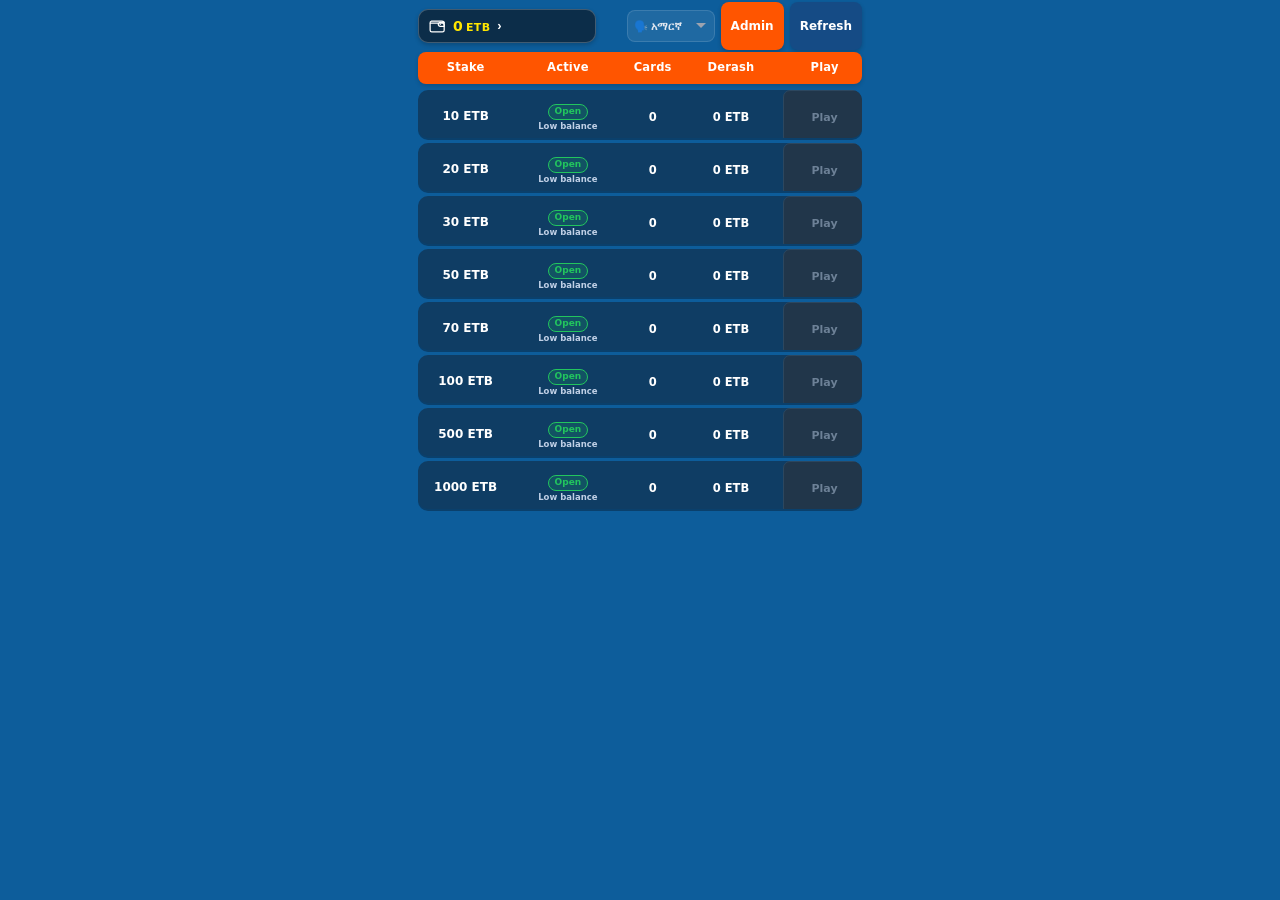
<file: index.html>
<!DOCTYPE html>
<html lang="en">
  <head>
    <meta charset="UTF-8" />
    <meta name="viewport" content="width=device-width, initial-scale=1.0, viewport-fit=cover" />
    <meta name="theme-color" content="#0a68ad" />
    <link rel="stylesheet" href="style.css" />
    <script src="https://telegram.org/js/telegram-web-app.js"></script>
    <script src="players-data.js"></script>
  </head>
  <body class="is-lobby-active">
    <div class="lb-root">
      <div class="lb-frame">
        <main class="lb-main">
          <!-- LOBBY: stake rooms -->
          <section class="lb-view lb-lobby is-on" id="view-lobby">
            <div class="lb-lobby-toolbar">
              <button
                type="button"
                class="lb-balance-card"
                id="balance-trigger"
                aria-haspopup="dialog"
                aria-controls="wallet-panel"
              >
                <span class="lb-wallet-icon" aria-hidden="true">
                  <svg viewBox="0 0 32 28" role="img">
                    <path d="M4 5.5h19a4 4 0 0 1 4 4v12a3 3 0 0 1-3 3H5a3 3 0 0 1-3-3v-13a3 3 0 0 1 2-3Z" />
                    <path d="M2.5 9h21a3.5 3.5 0 0 1 3.5 3.5v2h-7a3.5 3.5 0 0 1 0-7h7" />
                    <circle cx="20" cy="11" r="1.25" />
                  </svg>
                </span>
                <span class="lb-balance-value">
                  <span id="balance">5</span>
                  <span class="lb-currency">ETB</span>
                </span>
                <span class="lb-balance-arrow" aria-hidden="true">›</span>
              </button>
              <div class="lb-lobby-actions">
                <select class="lb-voice-select lb-lobby-voice-select" id="lobby-voice-select" aria-label="Select voice language">
                  <option value="amharic">🗣️ አማርኛ</option>
                  <option value="oromgna">🗣️ Oromoo</option>
                  <option value="tigregna">🗣️ ትግርኛ</option>
                </select>
                <a class="lb-admin-link" id="admin-link" href="admin.html" aria-label="Open admin console" hidden style="display: none;">Admin</a>
                <button type="button" class="lb-refresh" id="refresh-rooms">Refresh</button>
              </div>
            </div>

            <section class="lb-room-list" aria-labelledby="rooms-heading">
              <h1 id="rooms-heading" class="lb-sr-only">Lucky Bingo game rooms</h1>
              <div class="lb-room-head" aria-hidden="true">
                <span>Stake</span>
                <span>Active</span>
                <span>Cards</span>
                <span>Derash</span>
                <span>Play</span>
              </div>
              <div class="lb-rooms" id="rooms"></div>
            </section>

            <footer class="lb-footer">© Lucky Bingo 2025</footer>
          </section>

          <!-- PICK CARDS -->
          <section class="lb-view lb-pick-view lb-selection-view" id="view-pick">
            <header class="lb-selection-stats" aria-label="Round details">
              <div class="lb-selection-stat">
                <span>TIME</span>
                <strong id="pick-time">60s</strong>
              </div>
              <div class="lb-selection-stat">
                <span>STAKE</span>
                <strong id="pick-stake">10 ETB</strong>
              </div>
              <div class="lb-selection-stat">
                <span>BALANCE</span>
                <strong id="pick-balance">0.00 ETB</strong>
              </div>
            </header>

            <div class="lb-selection-divider" aria-hidden="true"></div>

            <div class="lb-selection-heading">
              <h1>AVAILABLE (<span id="pick-available">—</span>)</h1>
              <span>Tap to select</span>
            </div>

            <div class="lb-card-picker lb-selection-picker" aria-label="Available bingo cards">
              <div class="lb-card-grid lb-selection-card-grid" id="card-grid"></div>
            </div>

            <section class="lb-selected-cards" aria-label="Selected bingo cards">
              <div class="lb-cartela-preview lb-selection-slots" id="cartela-preview"></div>
            </section>

            <nav class="lb-game-nav lb-selection-nav" aria-label="Player navigation">
              <button type="button" class="is-active" data-mobile-nav="game" aria-current="page">
                <span class="lb-nav-icon lb-nav-game" aria-hidden="true">
                  <svg viewBox="0 0 24 24" width="18" height="18" fill="none" stroke="currentColor" stroke-width="2" stroke-linecap="round" stroke-linejoin="round">
                    <rect x="3" y="3" width="7" height="7" rx="1.5"></rect>
                    <rect x="14" y="3" width="7" height="7" rx="1.5"></rect>
                    <rect x="3" y="14" width="7" height="7" rx="1.5"></rect>
                    <rect x="14" y="14" width="7" height="7" rx="1.5"></rect>
                  </svg>
                </span>
                <b>GAME</b>
              </button>
              <button type="button" data-mobile-nav="history">
                <span class="lb-nav-icon lb-nav-history" aria-hidden="true">
                  <svg viewBox="0 0 24 24" width="18" height="18" fill="none" stroke="currentColor" stroke-width="2" stroke-linecap="round" stroke-linejoin="round">
                    <circle cx="12" cy="12" r="9"></circle>
                    <polyline points="12 7 12 12 15 15"></polyline>
                  </svg>
                </span>
                <b>HISTORY</b>
              </button>
              <button type="button" data-mobile-nav="profile">
                <span class="lb-nav-icon lb-nav-profile" aria-hidden="true">
                  <svg viewBox="0 0 24 24" width="18" height="18" fill="none" stroke="currentColor" stroke-width="2" stroke-linecap="round" stroke-linejoin="round">
                    <circle cx="12" cy="8" r="4"></circle>
                    <path d="M5.5 20a6.5 6.5 0 0 1 13 0"></path>
                  </svg>
                </span>
                <b>PROFILE</b>
              </button>
              <button type="button" data-mobile-nav="deposit">
                <span class="lb-nav-icon lb-nav-deposit" aria-hidden="true">
                  <svg viewBox="0 0 24 24" width="18" height="18" fill="none" stroke="currentColor" stroke-width="2" stroke-linecap="round" stroke-linejoin="round">
                    <rect x="4" y="4" width="16" height="16" rx="3"></rect>
                    <polyline points="8 12 12 16 16 12"></polyline>
                    <line x1="12" y1="8" x2="12" y2="16"></line>
                  </svg>
                </span>
                <b>DEPOSIT</b>
              </button>
              <button type="button" data-mobile-nav="settings">
                <span class="lb-nav-icon lb-nav-settings" aria-hidden="true">
                  <svg viewBox="0 0 24 24" width="18" height="18" fill="none" stroke="currentColor" stroke-width="2" stroke-linecap="round" stroke-linejoin="round">
                    <circle cx="12" cy="12" r="3.5"></circle>
                    <line x1="12" y1="2" x2="12" y2="5"></line>
                    <line x1="12" y1="19" x2="12" y2="22"></line>
                    <line x1="2" y1="12" x2="5" y2="12"></line>
                    <line x1="19" y1="12" x2="22" y2="12"></line>
                    <line x1="4.93" y1="4.93" x2="7.05" y2="7.05"></line>
                    <line x1="16.95" y1="16.95" x2="19.07" y2="19.07"></line>
                    <line x1="4.93" y1="19.07" x2="7.05" y2="16.95"></line>
                    <line x1="16.95" y1="7.05" x2="19.07" y2="4.93"></line>
                  </svg>
                </span>
                <b>SETTINGS</b>
              </button>
            </nav>

            <!-- Kept available to the existing round controller; the mobile card UI starts automatically at countdown end. -->
            <div class="lb-selection-legacy-controls" aria-hidden="true">
              <span id="pick-entry">10 ETB</span>
              <span id="pick-players">—</span>
              <span id="pick-room-title">10 birr Game Lobby</span>
              <span id="pick-count">0</span><span id="pick-limit">2</span>
              <span id="pick-banner-secs">00:00</span><span id="pick-secs">01:00</span>
              <span id="pick-pool">0</span><span id="pick-cost">10</span>
              <div id="pick-helper"></div>
              <div id="pick-winning-cards"></div>
              <div id="cartela-empty"></div>
              <div id="pick-timer"></div>
              <button type="button" id="random-one"></button>
              <button type="button" id="random-two"></button>
              <button type="button" id="start-game" disabled></button>
            </div>
          </section>
<!-- LIVE GAME -->
<section class="lb-view lb-game-view" id="view-game">
  <header class="lb-game-summary" aria-label="Current round summary">
    <div><span>DERASH</span><strong id="game-derash">0 ETB</strong></div>
    <div><span>CARDS</span><strong id="game-players">0</strong></div>
    <div><span>STAKE</span><strong id="game-stake">0 ETB</strong></div>
    <div><span>CALLED</span><strong><b id="call-count">0</b>/75</strong></div>
    <div><span>ROUND</span><strong id="game-round">—</strong></div>
  </header>

  <div class="lb-game-layout">
    <section class="lb-number-board" aria-label="Bingo number board">
      <div class="lb-number-board-head" aria-hidden="true">
        <span>B</span><span>I</span><span>N</span><span>G</span><span>O</span>
      </div>
      <div class="lb-board" id="board"></div>
    </section>

    <section class="lb-game-main" aria-label="Live game controls">
      <div class="lb-game-toolbar">
        <span class="lb-live-pill" id="game-live-status" role="status" aria-live="polite" aria-label="Live game"><i aria-hidden="true"></i><span id="game-live-label">LIVE</span></span>
        <button type="button" class="lb-voice-toggle is-active" id="voice-toggle" aria-label="Toggle voice announcement" title="Voice on/off">
          <svg class="lb-voice-icon-on" viewBox="0 0 24 24" fill="none" stroke="currentColor" stroke-width="2.2" stroke-linecap="round" stroke-linejoin="round" aria-hidden="true">
            <polygon points="11 5 6 9 2 9 2 15 6 15 11 19 11 5"></polygon>
            <path d="M15.54 8.46a5 5 0 0 1 0 7.07"></path>
            <path d="M19.07 4.93a10 10 0 0 1 0 14.14"></path>
          </svg>
          <svg class="lb-voice-icon-off" viewBox="0 0 24 24" fill="none" stroke="currentColor" stroke-width="2.2" stroke-linecap="round" stroke-linejoin="round" aria-hidden="true">
            <polygon points="11 5 6 9 2 9 2 15 6 15 11 19 11 5"></polygon>
            <line x1="23" y1="9" x2="17" y2="15"></line>
            <line x1="17" y1="9" x2="23" y2="15"></line>
          </svg>
        </button>
        <select class="lb-voice-select" id="game-voice-select" aria-label="Select caller voice">
          <option value="amharic">አማርኛ</option>
          <option value="oromgna">Oromoo</option>
          <option value="tigregna">ትግርኛ</option>
        </select>
        <label class="lb-auto-toggle"><input type="checkbox" id="auto-mark-toggle" checked /><span aria-hidden="true"></span><b>AUTO</b></label>
      </div>

      <div class="lb-call-panel">
        <span class="lb-call-letter" id="call-letter">—</span>
        <div class="lb-call-ball" id="call-ball">—</div>
        <div class="lb-recent-calls" id="recent-calls" aria-label="Recent calls"></div>
      </div>

      <div class="lb-mine-wrap" id="mine-wrap">
        <div class="lb-mine" id="mine-cards"></div>
      </div>
      <div class="lb-status" id="game-status" style="display:none">Waiting for first call…</div>
      <div class="lb-round-result" id="round-result" role="status" aria-live="assertive" hidden></div>
    </section>
  </div>

  <div class="lb-game-bottom-bar" id="game-bottom-bar">
    <button type="button" class="lb-btn-leave" id="leave-game" aria-label="Leave game">
      <svg viewBox="0 0 24 24" width="16" height="16" fill="none" stroke="currentColor" stroke-width="2.6" stroke-linecap="round" stroke-linejoin="round" aria-hidden="true">
        <line x1="19" y1="12" x2="5" y2="12"></line>
        <polyline points="12 19 5 12 12 5"></polyline>
      </svg>
      <span>Leave</span>
    </button>
    <button type="button" class="lb-btn-refresh" id="refresh-game" aria-label="Refresh game">
      <svg viewBox="0 0 24 24" width="16" height="16" fill="none" stroke="currentColor" stroke-width="2.6" stroke-linecap="round" stroke-linejoin="round" aria-hidden="true">
        <polyline points="23 4 23 10 17 10"></polyline>
        <path d="M20.49 15a9 9 0 1 1-2.12-9.36L23 10"></path>
      </svg>
      <span>Refresh</span>
    </button>
    <button type="button" class="lb-btn-bingo" id="bingo-btn" aria-label="Claim Bingo">
      <span>Bingo!</span>
    </button>
  </div>

  <nav class="lb-game-nav" aria-label="Game navigation">
    <button type="button" class="is-active" data-mobile-nav="game" aria-current="page">
      <span class="lb-nav-icon lb-nav-game" aria-hidden="true">
        <svg viewBox="0 0 24 24" width="18" height="18" fill="none" stroke="currentColor" stroke-width="2" stroke-linecap="round" stroke-linejoin="round">
          <rect x="3" y="3" width="7" height="7" rx="1.5"></rect>
          <rect x="14" y="3" width="7" height="7" rx="1.5"></rect>
          <rect x="3" y="14" width="7" height="7" rx="1.5"></rect>
          <rect x="14" y="14" width="7" height="7" rx="1.5"></rect>
        </svg>
      </span>
      <b>GAME</b>
    </button>
    <button type="button" data-mobile-nav="history">
      <span class="lb-nav-icon lb-nav-history" aria-hidden="true">
        <svg viewBox="0 0 24 24" width="18" height="18" fill="none" stroke="currentColor" stroke-width="2" stroke-linecap="round" stroke-linejoin="round">
          <circle cx="12" cy="12" r="9"></circle>
          <polyline points="12 7 12 12 15 15"></polyline>
        </svg>
      </span>
      <b>HISTORY</b>
    </button>
    <button type="button" data-mobile-nav="profile">
      <span class="lb-nav-icon lb-nav-profile" aria-hidden="true">
        <svg viewBox="0 0 24 24" width="18" height="18" fill="none" stroke="currentColor" stroke-width="2" stroke-linecap="round" stroke-linejoin="round">
          <circle cx="12" cy="8" r="4"></circle>
          <path d="M5.5 20a6.5 6.5 0 0 1 13 0"></path>
        </svg>
      </span>
      <b>PROFILE</b>
    </button>
    <button type="button" data-mobile-nav="deposit">
      <span class="lb-nav-icon lb-nav-deposit" aria-hidden="true">
        <svg viewBox="0 0 24 24" width="18" height="18" fill="none" stroke="currentColor" stroke-width="2" stroke-linecap="round" stroke-linejoin="round">
          <rect x="4" y="4" width="16" height="16" rx="3"></rect>
          <polyline points="8 12 12 16 16 12"></polyline>
          <line x1="12" y1="8" x2="12" y2="16"></line>
        </svg>
      </span>
      <b>DEPOSIT</b>
    </button>
    <button type="button" data-mobile-nav="settings">
      <span class="lb-nav-icon lb-nav-settings" aria-hidden="true">
        <svg viewBox="0 0 24 24" width="18" height="18" fill="none" stroke="currentColor" stroke-width="2" stroke-linecap="round" stroke-linejoin="round">
          <circle cx="12" cy="12" r="3.5"></circle>
          <line x1="12" y1="2" x2="12" y2="5"></line>
          <line x1="12" y1="19" x2="12" y2="22"></line>
          <line x1="2" y1="12" x2="5" y2="12"></line>
          <line x1="19" y1="12" x2="22" y2="12"></line>
          <line x1="4.93" y1="4.93" x2="7.05" y2="7.05"></line>
          <line x1="16.95" y1="16.95" x2="19.07" y2="19.07"></line>
          <line x1="4.93" y1="19.07" x2="7.05" y2="16.95"></line>
          <line x1="16.95" y1="7.05" x2="19.07" y2="4.93"></line>
        </svg>
      </span>
      <b>SETTINGS</b>
    </button>
  </nav>
</section>
        </main>

        <div class="lb-mobile-panel" id="mobile-panel" hidden>
          <section class="lb-mobile-panel-surface" role="dialog" aria-modal="true" aria-labelledby="mobile-panel-title">
            <header class="lb-mobile-panel-head">
              <div>
                <span class="lb-mobile-panel-kicker">LUCKY BINGO</span>
                <h2 id="mobile-panel-title">Player</h2>
              </div>
              <button type="button" class="lb-panel-close" id="close-mobile-panel" aria-label="Close panel">×</button>
            </header>
            <div class="lb-mobile-panel-content" id="mobile-panel-content"></div>
          </section>
        </div>

        <div
          class="lb-winner-overlay"
          id="winner-overlay"
          role="dialog"
          aria-modal="true"
          aria-labelledby="winner-overlay-title"
          aria-describedby="winner-overlay-message"
          hidden
        >
          <div class="lb-winner-confetti" id="winner-confetti" aria-hidden="true"></div>
          <div class="lb-winner-dialog">
            <div class="lb-winner-trophy" aria-hidden="true">
              <svg viewBox="0 0 100 95" width="86" height="82" fill="none" xmlns="http://www.w3.org/2000/svg">
                <!-- Handles -->
                <path d="M26 23 C12 23 10 39 18 51 C24 59 33 59 35 55" stroke="#f59e0b" stroke-width="5.5" stroke-linecap="round" fill="none"/>
                <path d="M26 23 C14 23 12 38 19 49 C24 56 32 56 34 53" stroke="#fde047" stroke-width="2.2" stroke-linecap="round" fill="none"/>
                <path d="M74 23 C88 23 90 39 82 51 C76 59 67 59 65 55" stroke="#f59e0b" stroke-width="5.5" stroke-linecap="round" fill="none"/>
                <path d="M74 23 C86 23 88 38 81 49 C76 56 68 56 66 53" stroke="#fde047" stroke-width="2.2" stroke-linecap="round" fill="none"/>
                <!-- Cup body -->
                <path d="M25 15 H75 C75 15 73 53 50 57 C27 53 25 15 25 15 Z" fill="url(#lb-trophy-gold)"/>
                <!-- Inner highlight sheen -->
                <path d="M28 19 C28 19 30 49 48 54 C33 49 32 23 32 19 Z" fill="#ffffff" opacity="0.45"/>
                <!-- Rim -->
                <rect x="22" y="12" width="56" height="7" rx="3.5" fill="#fde047"/>
                <!-- Stem -->
                <rect x="46" y="56" width="8" height="15" fill="#d97706"/>
                <!-- Stem collar -->
                <ellipse cx="50" cy="71" rx="14" ry="4" fill="#fbbf24"/>
                <!-- Pedestal -->
                <path d="M34 72 H66 L69 88 H31 Z" fill="#78350f"/>
                <rect x="28" y="86" width="44" height="6" rx="2" fill="#451a03"/>
                <defs>
                  <linearGradient id="lb-trophy-gold" x1="25" y1="15" x2="75" y2="57" gradientUnits="userSpaceOnUse">
                    <stop offset="0%" stop-color="#fef08a"/>
                    <stop offset="25%" stop-color="#fde047"/>
                    <stop offset="60%" stop-color="#f59e0b"/>
                    <stop offset="100%" stop-color="#d97706"/>
                  </linearGradient>
                </defs>
              </svg>
            </div>
            <h2 class="lb-winner-title" id="winner-overlay-title">BINGO WINNER!</h2>
            <div class="lb-winner-prize-wrap">
              <div class="lb-winner-prize-label">TOTAL PRIZE</div>
              <div class="lb-winner-prize-amount">
                <span id="winner-prize-value">3800.00</span>
                <span class="lb-winner-prize-currency">ETB</span>
              </div>
            </div>
            <div class="lb-winner-pill" id="winner-overlay-pill">
              <span class="lb-winner-pill-label">Name:</span>
              <span class="lb-winner-pill-value" id="winner-overlay-name">RAS</span>
              <span class="lb-winner-pill-divider">|</span>
              <span class="lb-winner-pill-label">Card:</span>
              <span class="lb-winner-pill-value" id="winner-overlay-card">#440</span>
            </div>
            <div class="lb-winner-card" id="winner-card-container">
              <div class="lb-winner-card-title" id="winner-card-title">CARD #440</div>
              <div class="lb-winner-card-letters" aria-hidden="true">
                <span>B</span><span>I</span><span>N</span><span>G</span><span>O</span>
              </div>
              <div class="lb-winner-card-grid" id="winner-card-grid"></div>
            </div>
            <div class="lb-winner-timer-hint" id="winner-overlay-hint">
              <span>Returning to selection in <b id="winner-overlay-seconds">7</b>s · Tap to return</span>
            </div>
            <p class="lb-winner-message" id="winner-overlay-message" hidden></p>
          </div>
        </div>

        <!-- WALLET: provider instructions and request forms -->
        <div class="lb-overlay" id="wallet-panel" hidden>
          <section class="lb-wallet-panel" role="dialog" aria-modal="true" aria-labelledby="wallet-title">
            <div class="lb-wallet-panel-head">
              <div>
                <div class="lb-eyebrow">LUCKY BINGO WALLET</div>
                <h2 id="wallet-title">Deposit &amp; withdraw</h2>
                <p class="lb-wallet-subtitle">Manage your balance with a secure manual request.</p>
              </div>
              <button type="button" class="lb-panel-close" id="close-wallet" aria-label="Close wallet">×</button>
            </div>

            <div class="lb-wallet-summary">
              <div>
                <span class="lb-summary-label">Available balance</span>
                <span class="lb-summary-hint">Your balance is updated after verification.</span>
              </div>
              <strong><span id="panel-balance">5</span><em>ETB</em></strong>
            </div>

            <div class="lb-wallet-tabs" role="tablist" aria-label="Wallet actions">
              <button type="button" class="is-active" id="wallet-deposit-tab" data-wallet-tab="deposit" role="tab" aria-controls="wallet-deposit-view" aria-selected="true">Deposit</button>
              <button type="button" id="wallet-withdraw-tab" data-wallet-tab="withdraw" role="tab" aria-controls="wallet-withdraw-view" aria-selected="false">Withdraw</button>
            </div>

            <div class="lb-wallet-view is-active" id="wallet-deposit-view" data-wallet-view="deposit">
              <div class="lb-wallet-promo">
                <span class="lb-promo-icon" aria-hidden="true">🎁</span>
                <div><strong>20% deposit bonus</strong><span>Get a bonus when you deposit 100 ETB or more.</span></div>
                <span class="lb-promo-badge">100+ ETB</span>
              </div>

              <div class="lb-wallet-section-head">
                <span class="lb-step-index">1</span>
                <div><strong>Choose deposit method</strong><small>Select the service where you sent the payment.</small></div>
              </div>
              <div class="lb-provider-grid" id="deposit-providers" aria-label="Deposit methods">
                <button type="button" class="lb-provider is-selected" data-provider-action="deposit" data-method="Telebirr" aria-pressed="true">
                  <span class="lb-provider-logo"><img src="assets/telebirr.png" alt="" /></span>
                  <span class="lb-provider-copy"><strong>Telebirr</strong><small>Mobile money</small></span>
                  <span class="lb-provider-check" aria-hidden="true">✓</span>
                </button>
                <button type="button" class="lb-provider" data-provider-action="deposit" data-method="CBE Birr" aria-pressed="false">
                  <span class="lb-provider-logo"><img src="assets/cbebirr.png" alt="" /></span>
                  <span class="lb-provider-copy"><strong>CBE Birr</strong><small>Mobile money</small></span>
                  <span class="lb-provider-check" aria-hidden="true">✓</span>
                </button>
                <button type="button" class="lb-provider" data-provider-action="deposit" data-method="M-Pesa" aria-pressed="false">
                  <span class="lb-provider-logo"><img src="assets/m-pesa.jpg" alt="" /></span>
                  <span class="lb-provider-copy"><strong>M-Pesa</strong><small>Mobile money</small></span>
                  <span class="lb-provider-check" aria-hidden="true">✓</span>
                </button>
              </div>

              <div class="lb-payment-account" id="deposit-account-card">
                <div class="lb-payment-account-top"><span>Send payment to</span><b id="deposit-selected-method">Telebirr</b></div>
                <strong id="deposit-account-name">Lucky Bingo</strong>
                <div class="lb-account-number-row"><b id="deposit-account-number" style="cursor: pointer; user-select: all;" title="Click to copy">0999909474</b><button type="button" id="copy-deposit-account"><span aria-hidden="true">▣</span> Copy number</button></div>
              </div>

              <div class="lb-wallet-section-head">
                <span class="lb-step-index">2</span>
                <div><strong>Enter deposit details</strong><small>We use these details to verify your payment.</small></div>
              </div>
              <form class="lb-wallet-form" id="deposit-form">
                <div class="lb-wallet-form-grid">
                  <label><span>Amount</span><small>Minimum 50 ETB</small><input id="deposit-amount" name="amount" type="number" min="50" step="1" inputmode="numeric" placeholder="Enter amount" required /></label>
                  <label class="lb-reference-field"><span>Transaction reference / SMS message</span><small>Paste the confirmation text from your provider</small><textarea id="deposit-reference" name="reference" rows="3" placeholder="Paste the SMS or transaction reference here" required></textarea></label>
                </div>
                <button class="lb-wallet-submit" type="submit"><span>Submit deposit request</span><span aria-hidden="true">→</span></button>
              </form>
              <div class="lb-wallet-feedback" id="deposit-feedback" role="status" hidden></div>
              <p class="lb-wallet-note"><span aria-hidden="true">ⓘ</span> Your request is sent to the admin desk for verification. Your balance changes after approval.</p>
            </div>

            <div class="lb-wallet-view" id="wallet-withdraw-view" data-wallet-view="withdraw" hidden>
              <div class="lb-wallet-alert"><span class="lb-alert-icon" aria-hidden="true">!</span><div><strong>Withdrawals are reviewed manually.</strong><span>Use the phone number registered to your Lucky Bingo account.</span></div></div>

              <div class="lb-wallet-section-head">
                <span class="lb-step-index">1</span>
                <div><strong>Choose withdrawal method</strong><small>Select where you want to receive your funds.</small></div>
              </div>
              <div class="lb-provider-grid" id="withdraw-providers" aria-label="Withdrawal methods">
                <button type="button" class="lb-provider is-selected" data-provider-action="withdraw" data-method="Telebirr" aria-pressed="true">
                  <span class="lb-provider-logo"><img src="assets/telebirr.png" alt="" /></span>
                  <span class="lb-provider-copy"><strong>Telebirr</strong><small>Mobile money</small></span>
                  <span class="lb-provider-check" aria-hidden="true">✓</span>
                </button>
                <button type="button" class="lb-provider" data-provider-action="withdraw" data-method="CBE Birr" aria-pressed="false">
                  <span class="lb-provider-logo"><img src="assets/cbebirr.png" alt="" /></span>
                  <span class="lb-provider-copy"><strong>CBE Birr</strong><small>Mobile money</small></span>
                  <span class="lb-provider-check" aria-hidden="true">✓</span>
                </button>
                <button type="button" class="lb-provider" data-provider-action="withdraw" data-method="M-Pesa" aria-pressed="false">
                  <span class="lb-provider-logo"><img src="assets/m-pesa.jpg" alt="" /></span>
                  <span class="lb-provider-copy"><strong>M-Pesa</strong><small>Mobile money</small></span>
                  <span class="lb-provider-check" aria-hidden="true">✓</span>
                </button>
              </div>

              <div class="lb-wallet-available"><span>Available to withdraw</span><strong><span id="withdraw-available">5</span> ETB</strong></div>
              <div class="lb-wallet-section-head">
                <span class="lb-step-index">2</span>
                <div><strong>Enter withdrawal details</strong><small>Requests are paid after admin approval.</small></div>
              </div>
              <form class="lb-wallet-form" id="withdraw-form">
                <div class="lb-wallet-form-grid lb-withdraw-form-grid">
                  <label><span>Registered phone number</span><small>Use the number linked to your account</small><input id="withdraw-phone" name="phone" type="tel" inputmode="tel" autocomplete="tel" placeholder="e.g. 0911 000 000" required /></label>
                  <label><span>Amount</span><small>Minimum 50 ETB</small><input id="withdraw-amount" name="amount" type="number" min="50" step="1" inputmode="numeric" placeholder="Enter amount" required /></label>
                </div>
                <button class="lb-wallet-submit lb-wallet-submit-withdraw" type="submit"><span>Submit withdrawal request</span><span aria-hidden="true">→</span></button>
              </form>
              <div class="lb-wallet-feedback" id="withdraw-feedback" role="status" hidden></div>
              <p class="lb-wallet-note"><span aria-hidden="true">ⓘ</span> Withdrawals are sent to your registered number after the admin approves the request.</p>
            </div>
          </section>
        </div>

        <div class="lb-toast" id="toast" hidden></div>
      </div>
    </div>
    <script src="card-data.js?v=9"></script>
    <script src="app-config.js?v=9"></script>
    <script src="api-client.js?v=9"></script>
    <script src="game.js?v=9"></script>
  </body>
</html>
</file>
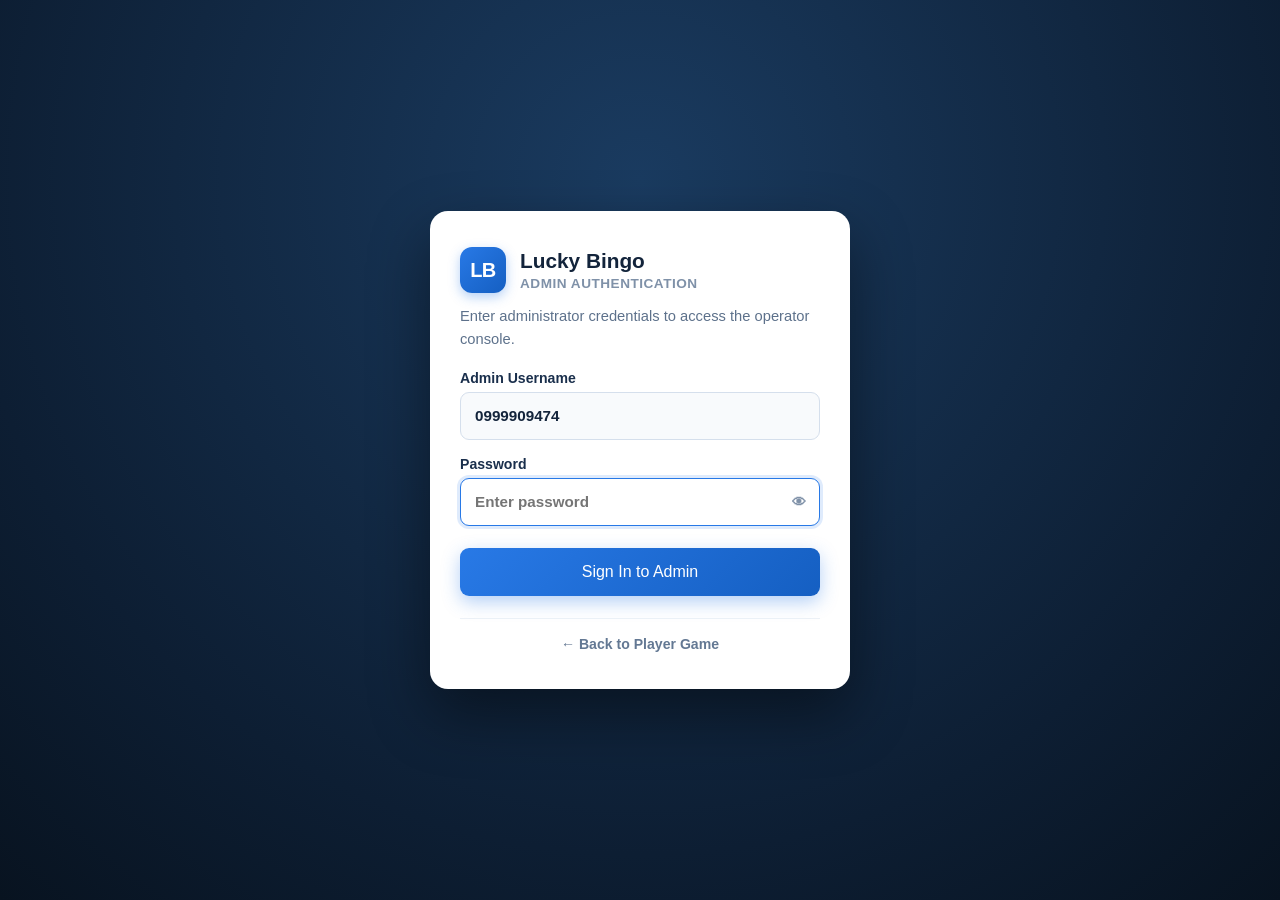
<file: admin.html>
<!DOCTYPE html>
<html lang="en">
  <head>
    <meta charset="UTF-8" />
    <meta name="viewport" content="width=device-width, initial-scale=1.0" />
    <meta name="theme-color" content="#f5f7fb" />
    <title>Lucky Bingo — Admin Console</title>
    <link rel="stylesheet" href="style.css" />
    <link rel="stylesheet" href="admin.css?v=2" />
  </head>
  <body class="admin-body">
    <!-- ADMIN LOGIN OVERLAY & AUTHENTICATION GATE -->
    <div class="admin-login-overlay" id="admin-login-overlay">
      <div class="admin-login-card">
        <div class="admin-login-brand">
          <div class="admin-brand-mark" aria-hidden="true">LB</div>
          <div>
            <strong>Lucky Bingo</strong>
            <span>Admin Authentication</span>
          </div>
        </div>
        <p class="admin-login-desc">Enter administrator credentials to access the operator console.</p>
        <div class="admin-login-alert" id="admin-login-error" hidden></div>
        <form class="admin-login-form" id="admin-login-form" autocomplete="on">
          <label class="admin-login-label">
            <span>Admin Username</span>
            <input type="text" id="admin-login-username" name="username" placeholder="0999909474" autocomplete="username" required autofocus />
          </label>
          <label class="admin-login-label">
            <span>Password</span>
            <div class="admin-password-wrap">
              <input type="password" id="admin-login-password" name="password" placeholder="Enter password" autocomplete="current-password" required />
              <button type="button" class="admin-password-toggle" id="admin-password-toggle" aria-label="Toggle password visibility">👁</button>
            </div>
          </label>
          <button type="submit" class="admin-button admin-button-primary admin-login-submit">Sign In to Admin</button>
        </form>
        <div class="admin-login-footer">
          <a href="index.html" class="admin-login-back">← Back to Player Game</a>
        </div>
      </div>
    </div>

    <div class="admin-shell" id="admin-shell" style="display: none;">
      <aside class="admin-sidebar" id="admin-sidebar">
        <div class="admin-brand">
          <div class="admin-brand-mark" aria-hidden="true">LB</div>
          <div>
            <strong>Lucky Bingo</strong>
            <span>Operator console</span>
          </div>
        </div>

        <div style="padding: 6px 12px; margin-bottom: 8px;">
          <span id="admin-server-status" style="font-size: 11px; color: #16a34a; font-weight: 600;">🟢 Connecting...</span>
        </div>

        <nav class="admin-nav" aria-label="Admin navigation">
          <span class="admin-nav-label">Workspace</span>
          <a class="admin-nav-link" href="index.html" aria-label="Play Bingo in Game Lobby" style="color: #ff9800; font-weight: bold;">
            <span class="admin-nav-icon" aria-hidden="true">🎮</span>
            <span>Play Bingo</span>
          </a>
          <a class="admin-nav-link is-active" href="#overview" data-section="overview">
            <span class="admin-nav-icon" aria-hidden="true">⌂</span>
            <span>Overview</span>
          </a>
          <a class="admin-nav-link" href="#live" data-section="live">
            <span class="admin-nav-icon" aria-hidden="true">◉</span>
            <span>Live bingo</span>
            <em class="admin-nav-badge" id="nav-live-badge">3</em>
          </a>
          <a class="admin-nav-link" href="#transactions" data-section="transactions">
            <span class="admin-nav-icon" aria-hidden="true">⇄</span>
            <span>Transactions</span>
            <em class="admin-nav-badge is-alert" id="nav-transaction-badge">8</em>
          </a>
          <a class="admin-nav-link" href="#players" data-section="players">
            <span class="admin-nav-icon" aria-hidden="true">♙</span>
            <span>Players</span>
          </a>

          <span class="admin-nav-label admin-nav-label-spaced">Insights</span>
          <a class="admin-nav-link" href="#reports" data-section="reports">
            <span class="admin-nav-icon" aria-hidden="true">▥</span>
            <span>Reports</span>
          </a>
          <a class="admin-nav-link" href="#settings" data-section="settings">
            <span class="admin-nav-icon" aria-hidden="true">⚙</span>
            <span>Settings</span>
          </a>
          <a class="admin-nav-link" href="#deposit-accounts" data-section="deposit-accounts" id="nav-deposit-accounts" style="color: #27ae60; font-weight: 600;">
            <span class="admin-nav-icon" aria-hidden="true">💳</span>
            <span>Deposit Accounts</span>
          </a>
        </nav>

        <div class="admin-sidebar-footer">
          <div class="admin-help-card">
            <span class="admin-help-icon" aria-hidden="true">?</span>
            <div>
              <strong>Need a hand?</strong>
              <span>Review the operator guide</span>
            </div>
            <button type="button" class="admin-icon-button admin-help-button" id="open-help" aria-label="Open help">›</button>
          </div>
          <a class="admin-back-link" href="index.html"><span aria-hidden="true">←</span> Back to player app</a>
          <button type="button" class="admin-signout" id="admin-signout"><span aria-hidden="true">↪</span> Sign out</button>
        </div>
      </aside>

      <main class="admin-main">
        <header class="admin-topbar">
          <button type="button" class="admin-menu-button" id="admin-menu-button" aria-label="Open navigation">☰</button>
          <div class="admin-breadcrumbs">
            <span>Lucky Bingo</span><span aria-hidden="true">/</span><strong id="current-section-label">Overview</strong>
          </div>
          <div class="admin-topbar-actions">
            <div class="admin-system-status"><span class="admin-status-pulse"></span> All systems normal</div>
            <button type="button" class="admin-icon-button admin-notification-button" id="notification-button" aria-label="View notifications">
              <span aria-hidden="true">♢</span><em id="notification-count">5</em>
            </button>
            <div class="admin-top-avatar">AD</div>
          </div>
        </header>

        <div class="admin-content">
          <section class="admin-section is-active" id="admin-overview" data-page="overview">
            <div class="admin-page-heading">
              <div>
                <span class="admin-kicker">MONDAY, SEPTEMBER 21, 2026</span>
                <h1>Good afternoon, admin <span aria-hidden="true">👋</span></h1>
                <p>Here is what is happening across Lucky Bingo right now.</p>
              </div>
              <div class="admin-heading-actions">
                <span class="admin-last-updated" id="last-updated">Updated just now</span>
                <button type="button" class="admin-button admin-button-primary" data-quick-action="new-round"><span aria-hidden="true">＋</span> New round</button>
              </div>
            </div>

            <div class="admin-stat-grid">
              <article class="admin-stat-card">
                <div class="admin-stat-top"><span class="admin-stat-label">Total players</span><span class="admin-stat-icon admin-stat-icon-blue">♙</span></div>
                <strong class="admin-stat-value" id="stat-players">1,284</strong>
                <div class="admin-stat-foot"><span class="admin-trend is-up">↗ 12.8%</span><span>vs last month</span></div>
              </article>
              <article class="admin-stat-card">
                <div class="admin-stat-top"><span class="admin-stat-label">Players online</span><span class="admin-stat-icon admin-stat-icon-green">●</span></div>
                <strong class="admin-stat-value" id="stat-online">286</strong>
                <div class="admin-stat-foot"><span class="admin-live-label"><i></i> Live now</span><span>across 3 rooms</span></div>
              </article>
              <article class="admin-stat-card">
                <div class="admin-stat-top"><span class="admin-stat-label">Today’s revenue</span><span class="admin-stat-icon admin-stat-icon-orange">◈</span></div>
                <strong class="admin-stat-value" id="stat-revenue">18,460 <small>ETB</small></strong>
                <div class="admin-stat-foot"><span class="admin-trend is-up">↗ 8.4%</span><span>vs yesterday</span></div>
              </article>
              <article class="admin-stat-card admin-stat-card-alert">
                <div class="admin-stat-top"><span class="admin-stat-label">Needs attention</span><span class="admin-stat-icon admin-stat-icon-red">!</span></div>
                <strong class="admin-stat-value" id="stat-attention">8</strong>
                <div class="admin-stat-foot"><span class="admin-trend is-alert">Action required</span><span>pending requests</span></div>
              </article>
            </div>

            <div class="admin-dashboard-grid">
              <article class="admin-panel admin-live-summary-panel">
                <div class="admin-panel-heading">
                  <div><span class="admin-panel-eyebrow">REAL-TIME</span><h2>Live bingo rooms</h2></div>
                  <a class="admin-text-link" href="#live" data-section="live">Manage rooms <span aria-hidden="true">→</span></a>
                </div>
                <div class="admin-room-list" id="dashboard-rooms"></div>
                <div class="admin-panel-footer"><span class="admin-live-label"><i></i> Live updates enabled</span><span id="dashboard-round-label">Round #LB-24091 in progress</span></div>
              </article>

              <article class="admin-panel admin-queue-panel">
                <div class="admin-panel-heading">
                  <div><span class="admin-panel-eyebrow">MONEY MOVEMENT</span><h2>Transaction queue</h2></div>
                  <a class="admin-text-link" href="#transactions" data-section="transactions">View all <span aria-hidden="true">→</span></a>
                </div>
                <div class="admin-queue-total"><strong id="queue-total">8</strong><span>requests waiting for review</span><span class="admin-queue-clock" id="queue-age">oldest 18m</span></div>
                <div class="admin-mini-transactions" id="dashboard-transactions"></div>
                <button type="button" class="admin-button admin-button-soft admin-full-button" data-section="transactions">Open transaction desk</button>
              </article>

              <article class="admin-panel admin-activity-panel">
                <div class="admin-panel-heading">
                  <div><span class="admin-panel-eyebrow">AUDIT TRAIL</span><h2>Recent activity</h2></div>
                  <button type="button" class="admin-more-button" id="clear-activity" title="Clear activity">•••</button>
                </div>
                <div class="admin-activity-list" id="activity-list"></div>
              </article>

              <article class="admin-panel admin-health-panel">
                <div class="admin-panel-heading">
                  <div><span class="admin-panel-eyebrow">PLAYER HEALTH</span><h2>Player snapshot</h2></div>
                  <a class="admin-text-link" href="#players" data-section="players">Open players <span aria-hidden="true">→</span></a>
                </div>
                <div class="admin-health-body">
                  <div class="admin-donut" id="player-donut"><span><strong id="active-percent">92</strong><small>active</small></span></div>
                  <div class="admin-health-legend">
                    <div><i class="legend-active"></i><span>Active players</span><strong id="active-count">1,181</strong></div>
                    <div><i class="legend-idle"></i><span>Idle this week</span><strong id="idle-count">86</strong></div>
                    <div><i class="legend-blocked"></i><span>Blocked</span><strong id="blocked-count">17</strong></div>
                  </div>
                </div>
                <div class="admin-health-note"><span aria-hidden="true">✦</span> Player activity is up <b>6.2%</b> this week.</div>
              </article>
            </div>
          </section>

          <section class="admin-section" id="admin-live" data-page="live">
            <div class="admin-page-heading">
              <div><span class="admin-kicker">BINGO OPERATIONS</span><h1>Live bingo control</h1><p>Monitor every room, call numbers, and keep rounds moving.</p></div>
              <div class="admin-heading-actions"><span class="admin-live-label admin-live-label-large"><i></i> Live control connected</span><button type="button" class="admin-button admin-button-primary" data-live-action="new-round"><span aria-hidden="true">＋</span> Start new round</button></div>
            </div>
            <div class="admin-live-toolbar">
              <div class="admin-room-tabs" id="live-room-tabs"></div>
              <div class="admin-live-toolbar-right"><span class="admin-small-muted">Auto-call interval</span><select class="admin-select admin-select-small" id="call-interval"><option value="5">5 sec</option><option value="8" selected>8 sec</option><option value="12">12 sec</option></select><button type="button" class="admin-button admin-button-soft" data-live-action="refresh"><span aria-hidden="true">↻</span> Refresh</button></div>
            </div>
            <div class="admin-live-control-grid">
              <article class="admin-panel admin-round-panel">
                <div class="admin-panel-heading"><div><span class="admin-panel-eyebrow">ROOM CONTROL</span><h2 id="live-room-title">20 ETB room</h2></div><span class="admin-round-state is-live" id="live-round-state"><i></i> LIVE</span></div>
                <div class="admin-round-number"><div class="admin-call-label">LAST NUMBER CALLED</div><strong id="live-call-ball">G-47</strong><span><b id="live-call-count">22</b> of 75 numbers</span></div>
                <div class="admin-round-progress"><div id="live-round-progress" style="width: 29%"></div></div>
                <div class="admin-round-meta"><span>Round <b id="live-round-id">#LB-24091</b></span><span>Prize pool <b id="live-prize-pool">3,240 ETB</b></span></div>
                <div class="admin-round-actions"><button type="button" class="admin-button admin-button-primary" data-live-action="toggle-round" id="toggle-round-button">Pause round</button><button type="button" class="admin-button admin-button-outline" data-live-action="next-call"><span aria-hidden="true">↗</span> Call next</button><button type="button" class="admin-button admin-button-danger-outline" data-live-action="end-round">End round</button></div>
                <div class="admin-control-warning"><span aria-hidden="true">!</span><span>Ending a round cannot be undone. Confirmations are required for payouts.</span></div>
              </article>
              <article class="admin-panel admin-room-health-panel">
                <div class="admin-panel-heading"><div><span class="admin-panel-eyebrow">ROOM HEALTH</span><h2>At a glance</h2></div><span class="admin-chip admin-chip-green">Healthy</span></div>
                <div class="admin-health-metrics"><div><strong id="live-player-count">106</strong><span>players joined</span></div><div><strong id="live-card-count">106</strong><span>cards in play</span></div><div><strong id="live-callers">4</strong><span>possible winners</span></div><div><strong id="live-average-call">01:42</strong><span>avg. call time</span></div></div>
                <div class="admin-room-progress-list"><div><span>Room capacity</span><b>71%</b><div><i style="width:71%"></i></div></div><div><span>Connection quality</span><b>98%</b><div><i class="is-blue" style="width:98%"></i></div></div></div>
              </article>
              <article class="admin-panel admin-call-history-panel">
                <div class="admin-panel-heading"><div><span class="admin-panel-eyebrow">CALL HISTORY</span><h2>Numbers called</h2></div><button type="button" class="admin-more-button" data-live-action="clear-history">Clear</button></div>
                <div class="admin-call-history" id="live-call-history"></div>
                <p class="admin-empty-note" id="call-history-note">Most recent calls appear here.</p>
              </article>
              <article class="admin-panel admin-room-management-panel">
                <div class="admin-panel-heading"><div><span class="admin-panel-eyebrow">ROOMS</span><h2>Room availability</h2></div><span class="admin-small-muted">Player lobby view</span></div>
                <form class="admin-room-add-form" id="room-add-form">
                  <label><span>Stake (ETB)</span><input id="room-add-stake" type="number" min="1" step="1" inputmode="numeric" placeholder="100" required></label>
                  <label><span>Players</span><input id="room-add-players" type="number" min="0" step="1" inputmode="numeric" value="0" required></label>
                  <button type="submit" class="admin-button admin-button-primary"><span aria-hidden="true">＋</span> Add room</button>
                </form>
                <div class="admin-management-list" id="live-room-management"></div>
              </article>
            </div>
          </section>

          <section class="admin-section" id="admin-transactions" data-page="transactions">
            <div class="admin-page-heading">
              <div><span class="admin-kicker">FINANCE DESK</span><h1>Deposits &amp; withdrawals</h1><p>Review requests, verify payment details, and keep player balances accurate.</p></div>
              <div class="admin-heading-actions"><button type="button" class="admin-button admin-button-soft" id="export-transactions"><span aria-hidden="true">↓</span> Export CSV</button><button type="button" class="admin-button admin-button-primary" id="refresh-transactions"><span aria-hidden="true">↻</span> Refresh</button></div>
            </div>
            <div class="admin-finance-summary"><div><span>Pending deposits</span><strong id="finance-deposits">5,800 <small>ETB</small></strong><em id="finance-deposit-count">5 requests</em></div><div><span>Pending withdrawals</span><strong id="finance-withdrawals">2,450 <small>ETB</small></strong><em id="finance-withdrawal-count">3 requests</em></div><div><span>Processed today</span><strong id="finance-processed">18,460 <small>ETB</small></strong><em class="is-positive">+8.4% from yesterday</em></div><div><span>Average review time</span><strong>06:24</strong><em class="is-positive">Within target</em></div></div>
            <article class="admin-panel admin-table-panel">
              <div class="admin-table-toolbar"><div class="admin-filter-tabs" role="tablist" aria-label="Transaction filter"><button type="button" class="is-active" data-transaction-filter="all">All <b id="filter-all-count">8</b></button><button type="button" data-transaction-filter="deposit">Deposits <b id="filter-deposit-count">5</b></button><button type="button" data-transaction-filter="withdraw">Withdrawals <b id="filter-withdraw-count">3</b></button><button type="button" data-transaction-filter="processed">Processed</button></div><div class="admin-table-tools"><label class="admin-inline-search"><span aria-hidden="true">⌕</span><input type="search" id="transaction-search" placeholder="Search transactions" /></label><select class="admin-select" id="transaction-status-filter"><option value="all">All statuses</option><option value="pending">Pending</option><option value="approved">Approved</option><option value="rejected">Rejected</option></select></div></div>
              <div class="admin-table-scroll"><table class="admin-table"><thead><tr><th>Player</th><th>Type</th><th>Method</th><th>Amount</th><th>Requested</th><th>Status</th><th><span class="admin-sr-only">Actions</span></th></tr></thead><tbody id="transactions-table"></tbody></table></div>
              <div class="admin-table-footer"><span id="transaction-result-count">Showing 8 requests</span><div class="admin-pagination"><button type="button" disabled aria-label="Previous page">‹</button><button type="button" class="is-current">1</button><button type="button">2</button><button type="button" aria-label="Next page">›</button></div></div>
            </article>
          </section>

          <section class="admin-section" id="admin-players" data-page="players">
            <div class="admin-page-heading">
              <div><span class="admin-kicker">PLAYER DIRECTORY</span><h1>Players</h1><p>Search accounts, manage access, and keep player profiles up to date.</p></div>
              <div class="admin-heading-actions"><button type="button" class="admin-button admin-button-soft" id="export-players"><span aria-hidden="true">↓</span> Export list</button><button type="button" class="admin-button admin-button-primary" data-player-action="add"><span aria-hidden="true">＋</span> Add player</button></div>
            </div>
            <div class="admin-player-insights"><div><span class="admin-insight-icon admin-insight-blue">♙</span><span><b id="player-total-count">1,284</b><small>Total accounts</small></span></div><div><span class="admin-insight-icon admin-insight-green">✓</span><span><b id="player-verified-count">1,198</b><small>Verified accounts</small></span></div><div><span class="admin-insight-icon admin-insight-orange">◌</span><span><b id="player-new-count">38</b><small>New this month</small></span></div><div><span class="admin-insight-icon admin-insight-red">!</span><span><b id="player-blocked-count">17</b><small>Blocked accounts</small></span></div></div>
            <article class="admin-panel admin-table-panel">
              <div class="admin-table-toolbar"><label class="admin-player-search"><span aria-hidden="true">⌕</span><input type="search" id="player-search" placeholder="Search by name, email, phone or player ID" /><kbd>⌘ K</kbd></label><div class="admin-table-tools"><select class="admin-select" id="player-status-filter"><option value="all">All statuses</option><option value="active">Active</option><option value="idle">Idle</option><option value="blocked">Blocked</option></select><button type="button" class="admin-filter-button" id="player-filter-button"><span aria-hidden="true">☷</span> Filters</button></div></div>
              <div class="admin-table-scroll"><table class="admin-table admin-player-table"><thead><tr><th>Player</th><th>Contact</th><th>Wallet balance</th><th>Games</th><th>Last active</th><th>Status</th><th><span class="admin-sr-only">Actions</span></th></tr></thead><tbody id="players-table"></tbody></table></div>
              <div class="admin-table-footer"><span id="player-result-count">Showing 8 players</span><div class="admin-pagination"><button type="button" disabled>‹</button><button type="button" class="is-current">1</button><button type="button">2</button><button type="button">3</button><button type="button">›</button></div></div>
            </article>
          </section>

          <section class="admin-section" id="admin-reports" data-page="reports">
            <div class="admin-page-heading"><div><span class="admin-kicker">INSIGHTS</span><h1>Reports</h1><p>Understand performance, player behavior, and the health of your bingo operation.</p></div><div class="admin-heading-actions"><select class="admin-select" id="report-range"><option>Last 7 days</option><option>Last 30 days</option><option>This year</option></select><button type="button" class="admin-button admin-button-soft" id="export-report"><span aria-hidden="true">↓</span> Export report</button></div></div>
            <div class="admin-report-grid"><article class="admin-panel admin-chart-panel admin-chart-wide"><div class="admin-panel-heading"><div><span class="admin-panel-eyebrow">REVENUE TREND</span><h2>Net revenue</h2></div><strong class="admin-chart-total">18,460 <small>ETB</small></strong></div><div class="admin-chart-legend"><span><i class="chart-line chart-line-blue"></i> Revenue</span><span><i class="chart-line chart-line-orange"></i> Payouts</span></div><div class="admin-chart" aria-label="Revenue chart"><div class="admin-chart-y"><span>20k</span><span>15k</span><span>10k</span><span>5k</span><span>0</span></div><div class="admin-chart-area"><div class="admin-chart-gridlines"><i></i><i></i><i></i><i></i><i></i></div><svg viewBox="0 0 720 220" preserveAspectRatio="none" role="img" aria-label="Revenue and payout trend"><defs><linearGradient id="revenue-fill" x1="0" x2="0" y1="0" y2="1"><stop offset="0" stop-color="#2f80ed" stop-opacity=".24"/><stop offset="1" stop-color="#2f80ed" stop-opacity="0"/></linearGradient></defs><path class="chart-fill" d="M0 172 C42 162 58 155 92 158 S144 134 178 145 S230 121 268 130 S320 91 360 112 S416 82 452 96 S496 48 540 72 S600 38 636 55 S682 31 720 42 L720 220 L0 220 Z"/><path class="chart-path chart-path-blue" d="M0 172 C42 162 58 155 92 158 S144 134 178 145 S230 121 268 130 S320 91 360 112 S416 82 452 96 S496 48 540 72 S600 38 636 55 S682 31 720 42"/><path class="chart-path chart-path-orange" d="M0 190 C42 181 58 176 92 178 S144 161 178 170 S230 144 268 154 S320 119 360 140 S416 106 452 125 S496 79 540 102 S600 65 636 83 S682 61 720 70"/></svg><div class="admin-chart-x"><span>15 Sep</span><span>17 Sep</span><span>19 Sep</span><span>21 Sep</span></div></div></div></article><article class="admin-panel admin-chart-panel"><div class="admin-panel-heading"><div><span class="admin-panel-eyebrow">ROOM PERFORMANCE</span><h2>Top rooms</h2></div><button type="button" class="admin-more-button">•••</button></div><div class="admin-bar-list"><div><span><b>10 ETB room</b><small>2,180 rounds</small></span><strong>42%</strong><i><em style="width:42%"></em></i></div><div><span><b>20 ETB room</b><small>1,640 rounds</small></span><strong>34%</strong><i><em style="width:34%"></em></i></div><div><span><b>50 ETB room</b><small>812 rounds</small></span><strong>24%</strong><i><em style="width:24%"></em></i></div></div><div class="admin-report-callout"><span aria-hidden="true">✦</span><span>The <b>10 ETB room</b> brings the most first-time players.</span></div></article><article class="admin-panel admin-chart-panel"><div class="admin-panel-heading"><div><span class="admin-panel-eyebrow">PLAYER RETENTION</span><h2>Weekly return rate</h2></div><span class="admin-chip admin-chip-green">+4.8%</span></div><div class="admin-retention-score"><strong>68.4<small>%</small></strong><span>players returned this week</span></div><div class="admin-retention-bars"><i style="height:43%"></i><i style="height:58%"></i><i style="height:51%"></i><i style="height:70%"></i><i style="height:64%"></i><i style="height:83%"></i><i style="height:92%"></i></div><div class="admin-chart-x admin-chart-x-even"><span>Mon</span><span>Tue</span><span>Wed</span><span>Thu</span><span>Fri</span><span>Sat</span><span>Sun</span></div></article></div>
          </section>

          <section class="admin-section" id="admin-settings" data-page="settings">
            <div class="admin-page-heading">
              <div>
                <span class="admin-kicker">CONTROL CENTER</span>
                <h1>Settings</h1>
                <p>Set safe defaults for your operation. Changes are saved immediately.</p>
              </div>
              <div style="display: flex; gap: 8px; flex-wrap: wrap; align-items: center;">
                <span class="admin-saved-label" id="settings-saved">All changes saved</span>
              </div>
            </div>

            <div style="display: flex; gap: 8px; flex-wrap: wrap; margin-bottom: 16px;">
              <a href="#settings-deposit-panel" class="admin-button admin-button-primary" style="text-decoration: none; font-size: 12px; padding: 7px 14px;">💳 Deposit Receiving Accounts</a>
              <a href="#settings-round-panel" class="admin-button admin-button-soft" style="text-decoration: none; font-size: 12px; padding: 7px 14px;">⚙ Round Settings</a>
            </div>

            <div class="admin-settings-grid">
              <article class="admin-panel admin-settings-panel" id="settings-deposit-panel" style="border: 2px solid #2f80ed; box-shadow: 0 4px 16px rgba(47, 128, 237, 0.08);">
                <div class="admin-panel-heading">
                  <div>
                    <span class="admin-panel-eyebrow" style="color: #2f80ed; font-weight: 800;">PAYMENT METHODS</span>
                    <h2 style="color: #1a4971;">Deposit receiving accounts</h2>
                  </div>
                  <span class="admin-chip admin-chip-green" style="font-weight: 700;">Live in player app</span>
                </div>
                <div style="padding: 11px 18px; background: rgba(47, 128, 237, 0.08); border-bottom: 1px solid #d8e5f5; font-size: 12px; color: #1a4971; line-height: 1.45; font-weight: 500;">
                  💰 <b>Where to edit deposit numbers:</b> Enter the phone numbers and account holder names below. Players will transfer their deposits to these accounts when they tap <b>Telebirr</b>, <b>CBE Birr</b>, or <b>M-Pesa</b> in the game.
                </div>
                <label class="admin-setting-row">
                  <span>
                    <b>Telebirr receiving phone</b>
                    <small>Phone number where players send Telebirr deposits</small>
                  </span>
                  <input type="text" class="admin-setting-input" id="setting-deposit-telebirr-phone" placeholder="0999909474" />
                </label>
                <label class="admin-setting-row">
                  <span>
                    <b>Telebirr account name</b>
                    <small>Name registered on the Telebirr account</small>
                  </span>
                  <input type="text" class="admin-setting-input" id="setting-deposit-telebirr-name" placeholder="Lucky Bingo" />
                </label>
                <label class="admin-setting-row">
                  <span>
                    <b>CBE Birr receiving phone / account</b>
                    <small>Phone or account number for CBE Birr deposits</small>
                  </span>
                  <input type="text" class="admin-setting-input" id="setting-deposit-cbebirr-phone" placeholder="1000 000 000" />
                </label>
                <label class="admin-setting-row">
                  <span>
                    <b>CBE Birr account name</b>
                    <small>Name registered on the CBE Birr account</small>
                  </span>
                  <input type="text" class="admin-setting-input" id="setting-deposit-cbebirr-name" placeholder="Lucky Bingo CBE Birr" />
                </label>
                <label class="admin-setting-row">
                  <span>
                    <b>M-Pesa receiving phone</b>
                    <small>Phone number for M-Pesa deposits</small>
                  </span>
                  <input type="text" class="admin-setting-input" id="setting-deposit-mpesa-phone" placeholder="0700 000 000" />
                </label>
                <label class="admin-setting-row">
                  <span>
                    <b>M-Pesa account name</b>
                    <small>Name registered on the M-Pesa account</small>
                  </span>
                  <input type="text" class="admin-setting-input" id="setting-deposit-mpesa-name" placeholder="Lucky Bingo M-Pesa" />
                </label>
              </article>

              <article class="admin-panel admin-settings-panel" id="settings-round-panel">
                <div class="admin-panel-heading"><div><span class="admin-panel-eyebrow">GAME DEFAULTS</span><h2>Round settings</h2></div></div>
                <label class="admin-setting-row"><span><b>Commission rate</b><small>Percentage held from every prize pool</small></span><span class="admin-input-suffix"><input type="number" id="setting-commission" min="0" max="50" step="1" value="20" /><em>%</em></span></label>
                <label class="admin-setting-row"><span><b>Auto-start threshold</b><small>Players required before a room starts</small></span><span class="admin-input-suffix"><input type="number" id="setting-threshold" min="2" max="500" step="1" value="10" /><em>players</em></span></label>
                <label class="admin-setting-row"><span><b>Card-selection countdown</b><small>Players have this long to enter cards before the round starts</small></span><span class="admin-input-suffix"><input type="number" id="setting-countdown" min="10" max="600" step="5" value="60" /><em>seconds</em></span></label>
                <label class="admin-setting-row"><span><b>Winning line pattern</b><small>Declare a winner after this many completed lines, or require a full house</small></span><select class="admin-select admin-select-small" id="setting-winning-pattern"><option value="1">1 line</option><option value="2">2 lines</option><option value="3">3 lines</option><option value="4">4 lines</option><option value="full-house">Full house / full card</option></select></label>
                <label class="admin-setting-row"><span><b>Starting bonus</b><small>Give each new player a one-time Birr bonus when they first open the game</small></span><span class="admin-input-suffix"><input type="number" id="setting-starting-bonus" min="0" max="100000" step="1" value="50" /><em>ETB</em></span></label>
                <label class="admin-setting-row"><span><b>Enable starting bonus</b><small>Turn the new-player bonus on or off</small></span><input type="checkbox" class="admin-switch" id="setting-starting-bonus-enabled" checked /></label>
                <label class="admin-setting-row"><span><b>Auto-call numbers</b><small>Allow rooms to call numbers automatically</small></span><input type="checkbox" class="admin-switch" id="setting-autocall" checked /></label>
                <label class="admin-setting-row"><span><b>Maintenance mode</b><small>Temporarily prevent new games from starting</small></span><input type="checkbox" class="admin-switch is-danger" id="setting-maintenance" /></label>
              </article>

              <article class="admin-panel admin-settings-panel">
                <div class="admin-panel-heading"><div><span class="admin-panel-eyebrow">SECURITY &amp; ALERTS</span><h2>Admin preferences</h2></div></div>
                <label class="admin-setting-row"><span><b>Transaction alerts</b><small>Notify this desk about new finance requests</small></span><input type="checkbox" class="admin-switch" id="setting-transactions" checked /></label>
                <label class="admin-setting-row"><span><b>Large withdrawal review</b><small>Require a second review above 5,000 ETB</small></span><input type="checkbox" class="admin-switch" id="setting-large-withdrawal" checked /></label>
                <label class="admin-setting-row"><span><b>Session timeout</b><small>Sign out after inactivity</small></span><select class="admin-select admin-select-small" id="setting-timeout"><option value="30">30 minutes</option><option value="60" selected>1 hour</option><option value="240">4 hours</option></select></label>
                <div class="admin-security-note"><span aria-hidden="true">✓</span><div><b>Two-step verification is active</b><small>Your admin account is protected with an extra sign-in step.</small></div></div>
              </article>
            </div>
          </section>
        </div>
      </main>
    </div>

    <div class="admin-toast" id="admin-toast" hidden></div>

    <div class="admin-modal-backdrop" id="player-modal" hidden>
      <section class="admin-modal" role="dialog" aria-modal="true" aria-labelledby="player-modal-title">
        <div class="admin-modal-heading"><div><span class="admin-panel-eyebrow">PLAYER ACCOUNT</span><h2 id="player-modal-title">Edit player</h2></div><button type="button" class="admin-modal-close" data-close-modal="player-modal" aria-label="Close">×</button></div>
        <form id="player-form"><input type="hidden" id="player-form-id" /><div class="admin-form-grid"><label><span>Full name</span><input type="text" id="player-form-name" required /></label><label><span>Player ID</span><input type="text" id="player-form-username" disabled /></label><label><span>Email address</span><input type="email" id="player-form-email" required /></label><label><span>Phone number</span><input type="tel" id="player-form-phone" required /></label><label><span>Wallet balance (ETB)</span><input type="number" id="player-form-balance" min="0" step="1" required /></label><label><span>Account status</span><select id="player-form-status"><option value="active">Active</option><option value="idle">Idle</option><option value="blocked">Blocked</option></select></label></div><label class="admin-form-wide"><span>Admin note</span><textarea id="player-form-note" rows="3" placeholder="Optional internal note about this account"></textarea></label><div class="admin-modal-actions"><button type="button" class="admin-button admin-button-soft" data-close-modal="player-modal">Cancel</button><button type="submit" class="admin-button admin-button-primary">Save player</button></div></form>
      </section>
    </div>

    <div class="admin-modal-backdrop" id="password-modal" hidden>
      <section class="admin-modal admin-modal-small" role="dialog" aria-modal="true" aria-labelledby="password-modal-title">
        <div class="admin-modal-heading"><div><span class="admin-panel-eyebrow">SECURITY ACTION</span><h2 id="password-modal-title">Change password</h2></div><button type="button" class="admin-modal-close" data-close-modal="password-modal" aria-label="Close">×</button></div>
        <p class="admin-modal-copy">Set a temporary password for <b id="password-player-name">this player</b>. The player will be asked to change it after signing in.</p>
        <form id="password-form"><input type="hidden" id="password-form-id" /><label class="admin-form-wide"><span>Temporary password</span><input type="password" id="password-form-value" minlength="6" required placeholder="At least 6 characters" /></label><label class="admin-check-row"><input type="checkbox" id="password-notify" checked /><span>Notify the player about the password reset</span></label><div class="admin-modal-actions"><button type="button" class="admin-button admin-button-soft" data-close-modal="password-modal">Cancel</button><button type="submit" class="admin-button admin-button-primary">Set password</button></div></form>
      </section>
    </div>

    <div class="admin-modal-backdrop" id="help-modal" hidden>
      <section class="admin-modal admin-modal-small" role="dialog" aria-modal="true" aria-labelledby="help-modal-title"><div class="admin-modal-heading"><div><span class="admin-panel-eyebrow">OPERATOR GUIDE</span><h2 id="help-modal-title">A safe admin workflow</h2></div><button type="button" class="admin-modal-close" data-close-modal="help-modal" aria-label="Close">×</button></div><div class="admin-guide-list"><div><b>1</b><span>Review deposit and withdrawal requests before approving a balance change.</span></div><div><b>2</b><span>Use the live room controls to pause a room if a payment or connection issue appears.</span></div><div><b>3</b><span>Block suspicious accounts and record the reason in the player note.</span></div><div><b>4</b><span>Export finance reports regularly for reconciliation.</span></div></div><div class="admin-modal-actions"><button type="button" class="admin-button admin-button-primary" data-close-modal="help-modal">Got it</button></div></section>
    </div>

    <script src="app-config.js?v=9"></script>
    <script src="api-client.js?v=9"></script>
    <script src="players-data.js?v=9"></script>
    <script src="admin.js?v=9"></script>
  </body>
</html>
</file>
<file: style.css>
* {
  margin: 0;
  padding: 0;
  box-sizing: border-box;
}

:root {
  --page: #0868ad;
  --page-deep: #075d9d;
  --nav: #1c2a3a;
  --panel: #193866;
  --panel-deep: #15345f;
  --orange: #f45b0a;
  --orange-deep: #dd4d05;
  --yellow: #fff229;
  --yellow-soft: #f3ef9e;
  --white: #fbfdff;
  --muted: #b7c3d7;
  --ink: #172b4d;
  --line: rgba(255, 255, 255, 0.08);
  --green: #57c77c;
  --red: #f3424f;
}

html,
body {
  min-height: 100%;
}

body {
  min-height: 100dvh;
  font-family: "Trebuchet MS", "Segoe UI", system-ui, sans-serif;
  background: var(--page);
  color: var(--white);
  overflow-x: hidden;
  user-select: none;
  -webkit-user-select: none;
}

button {
  font: inherit;
}

.lb-root {
  min-height: 100dvh;
  display: grid;
  place-items: start center;
}

.lb-frame {
  position: relative;
  width: min(100%, 760px);
  min-height: 100dvh;
  overflow: hidden;
  background: linear-gradient(180deg, var(--page) 0%, var(--page-deep) 100%);
  box-shadow: 0 0 0 1px rgba(0, 0, 0, 0.06);
  display: flex;
  flex-direction: column;
}

.lb-top {
  min-height: 0;
  display: none;
}

.lb-logo {
  color: var(--white);
  font-size: clamp(25px, 5vw, 40px);
  font-weight: 800;
  letter-spacing: -1.1px;
  line-height: 1;
  text-align: left;
  white-space: nowrap;
}

.lb-icon-btn {
  display: grid;
  place-items: center;
  width: 42px;
  height: 48px;
  border: 0;
  background: transparent;
  color: var(--white);
  cursor: pointer;
  transition: color 0.16s ease, transform 0.16s ease;
}

.lb-icon-btn:hover,
.lb-icon-btn:focus-visible {
  color: var(--yellow);
  transform: scale(1.06);
  outline: none;
}

.lb-close {
  font-family: Arial, sans-serif;
  font-size: 56px;
  font-weight: 200;
  line-height: 0.72;
}

.lb-header-actions {
  display: flex;
  align-items: center;
  justify-content: flex-end;
  gap: 20px;
}

.lb-expand {
  font-family: Arial, sans-serif;
  font-size: 44px;
  line-height: 0.5;
  padding-bottom: 12px;
}

.lb-options {
  font-family: Arial, sans-serif;
  font-size: 45px;
  line-height: 0.45;
}

.lb-main {
  position: relative;
  flex: 1;
  min-height: 0;
  display: flex;
  flex-direction: column;
}

.lb-view {
  display: none;
  flex: 1;
  min-height: 0;
  flex-direction: column;
  padding: 34px 22px 26px;
  overflow: auto;
}

.lb-view.is-on {
  display: flex;
}

.lb-lobby {
  padding-top: 34px;
}

.lb-lobby-toolbar {
  display: flex;
  align-items: center;
  justify-content: space-between;
  gap: 16px;
  margin: 0 10px 28px;
}

.lb-lobby-actions {
  display: flex;
  align-items: center;
  gap: 10px;
}

.lb-balance-card,
.lb-admin-link,
.lb-refresh {
  border: 0;
  cursor: pointer;
  transition: transform 0.16s ease, filter 0.16s ease, box-shadow 0.16s ease;
}

.lb-balance-card:hover,
.lb-balance-card:focus-visible,
.lb-admin-link:hover,
.lb-admin-link:focus-visible,
.lb-refresh:hover,
.lb-refresh:focus-visible {
  transform: translateY(-2px);
  filter: brightness(1.08);
  outline: none;
}

.lb-balance-card {
  min-width: 178px;
  display: flex;
  align-items: center;
  gap: 11px;
  padding: 11px 14px;
  border-radius: 10px;
  background: #15263b;
  color: var(--white);
  box-shadow: 0 5px 0 rgba(0, 0, 0, 0.12);
  text-align: left;
}

.lb-wallet-icon {
  display: grid;
  place-items: center;
  width: 40px;
  height: 38px;
  flex: 0 0 auto;
}

.lb-wallet-icon svg {
  width: 38px;
  height: 34px;
  fill: none;
  stroke: var(--white);
  stroke-linecap: round;
  stroke-linejoin: round;
  stroke-width: 2.2;
}

.lb-balance-value {
  display: inline-flex;
  align-items: baseline;
  gap: 7px;
  color: var(--yellow);
  font-family: Consolas, "Courier New", monospace;
  font-size: 28px;
  font-weight: 800;
  line-height: 1;
  white-space: nowrap;
}

.lb-currency {
  font-family: inherit;
  font-size: 20px;
}

.lb-balance-arrow {
  margin-left: auto;
  color: #c9d5e5;
  font-family: Arial, sans-serif;
  font-size: 32px;
  font-weight: 300;
  line-height: 0.7;
}

.lb-admin-link,
.lb-refresh {
  display: inline-flex;
  align-items: center;
  justify-content: center;
  min-height: 48px;
  padding: 12px 17px 13px;
  border-radius: 8px;
  background: #18345f;
  color: var(--white);
  font-family: Consolas, "Courier New", monospace;
  font-size: 24px;
  font-weight: 700;
  line-height: 1;
  text-decoration: none;
  box-shadow: 0 5px 0 rgba(0, 0, 0, 0.12);
}

.lb-admin-link {
  background: var(--orange);
  color: var(--white);
}

.lb-room-list {
  width: 100%;
}

.lb-room-head,
.lb-room {
  display: grid;
  grid-template-columns: 1.05fr 1.1fr 0.92fr 1.2fr 1.12fr;
  align-items: center;
  column-gap: 12px;
}

.lb-room-head {
  min-height: 66px;
  padding: 0 25px;
  border-radius: 16px 16px 0 0;
  background: var(--orange);
  color: var(--white);
  font-family: Consolas, "Courier New", monospace;
  font-size: clamp(17px, 3.3vw, 27px);
  letter-spacing: 0.2px;
  line-height: 1;
  text-align: center;
  box-shadow: 0 4px 0 rgba(137, 49, 0, 0.16);
}

.lb-room-head span:first-child,
.lb-room-head span:nth-child(2),
.lb-room-head span:nth-child(3),
.lb-room-head span:nth-child(4),
.lb-room-head span:nth-child(5) {
  white-space: nowrap;
}

.lb-rooms {
  display: flex;
  flex-direction: column;
  gap: 20px;
  padding-top: 10px;
}

.lb-room {
  width: 100%;
  min-height: 120px;
  padding: 16px 25px;
  border: 0;
  border-radius: 16px;
  background: var(--panel);
  color: var(--white);
  font-family: Consolas, "Courier New", monospace;
  text-align: center;
  box-shadow: 0 5px 0 rgba(7, 35, 70, 0.32);
  cursor: pointer;
  transition: transform 0.16s ease, background 0.16s ease, box-shadow 0.16s ease;
}

.lb-room:hover,
.lb-room:focus-visible {
  background: #204577;
  box-shadow: 0 7px 0 rgba(7, 35, 70, 0.3);
  transform: translateY(-2px);
  outline: none;
}

.lb-room.is-locked,
.lb-room.is-closed {
  cursor: not-allowed;
}

.lb-room.is-locked:hover,
.lb-room.is-locked:focus-visible,
.lb-room.is-closed:hover,
.lb-room.is-closed:focus-visible,
.lb-room:disabled:hover,
.lb-room:disabled:focus-visible {
  background: var(--panel);
  transform: none;
}

.lb-room:disabled {
  opacity: 0.72;
}

.lb-room-stake,
.lb-room-active,
.lb-room-players,
.lb-room-prize,
.lb-room-play {
  min-width: 0;
}

.lb-room-stake {
  color: var(--white);
  font-size: clamp(18px, 3.2vw, 26px);
  font-weight: 700;
  line-height: 1.2;
  white-space: nowrap;
}

.lb-room-active {
  position: relative;
  display: flex;
  align-items: flex-end;
  justify-content: center;
  min-height: 54px;
  padding-top: 8px;
  color: var(--muted);
  font-size: clamp(16px, 2.9vw, 23px);
  line-height: 1.1;
  white-space: normal;
}

.lb-room-active.is-live {
  color: var(--white);
}

.lb-room-active-copy {
  display: block;
}

.lb-active-badge {
  position: absolute;
  top: -1px;
  left: 50%;
  z-index: 1;
  display: inline-flex;
  align-items: center;
  gap: 7px;
  min-width: 0;
  padding: 3px 7px 3px 10px;
  border: 2px solid #39bd69;
  border-radius: 15px;
  background: linear-gradient(90deg, #ed4e50 0%, #ed4e50 79%, #22bd5a 79%, #22bd5a 100%);
  color: var(--white);
  font-size: clamp(11px, 2.05vw, 16px);
  font-weight: 800;
  line-height: 1;
  white-space: nowrap;
  transform: translateX(-50%);
  box-shadow: 0 2px 0 rgba(19, 74, 54, 0.27);
}

.lb-active-badge i {
  width: 10px;
  height: 10px;
  flex: 0 0 auto;
  border-radius: 50%;
  background: #f2383f;
  animation: lb-live-dot 0.95s ease-in-out infinite;
}

.lb-room-active.is-countdown {
  color: var(--red);
}

.lb-countdown-badge {
  position: absolute;
  top: -1px;
  left: 50%;
  display: inline-block;
  color: var(--red);
  font-family: Consolas, "Courier New", monospace;
  font-size: clamp(12px, 2.15vw, 17px);
  font-weight: 800;
  line-height: 1;
  white-space: nowrap;
  transform: translateX(-50%);
  animation: lb-countdown-blink 0.9s steps(2, start) infinite;
}

.lb-room-active.is-paused {
  color: var(--muted);
  font-weight: 700;
}

.lb-room-paused {
  display: inline-flex;
  align-items: center;
  justify-content: center;
  padding: 8px 12px;
  border-radius: 12px;
  background: rgba(183, 195, 215, 0.13);
  color: var(--muted);
  font-size: 0.78em;
  font-weight: 700;
  text-transform: uppercase;
}

@keyframes lb-live-dot {
  0%,
  100% {
    opacity: 1;
    transform: scale(1);
  }
  50% {
    opacity: 0.45;
    transform: scale(0.82);
  }
}

@keyframes lb-countdown-blink {
  0%,
  49% {
    opacity: 1;
  }
  50%,
  100% {
    opacity: 0.22;
  }
}

.lb-room-players,
.lb-room-prize {
  color: var(--white);
  font-size: clamp(17px, 3vw, 24px);
  line-height: 1.2;
  white-space: nowrap;
}

.lb-room-prize {
  text-align: right;
}

.lb-room-play {
  display: inline-flex;
  align-items: center;
  justify-content: center;
  min-height: 54px;
  padding: 0 19px;
  border-radius: 17px;
  background: var(--yellow-soft);
  color: #5c4389;
  font-size: clamp(17px, 3.1vw, 25px);
  font-weight: 700;
  line-height: 1;
  white-space: nowrap;
  transition: background 0.16s ease, color 0.16s ease, box-shadow 0.16s ease;
}

.lb-room-play.is-enabled {
  background: var(--yellow);
  color: #572f80;
  box-shadow: 0 0 0 2px rgba(255, 242, 41, 0.15), 0 4px 12px rgba(255, 242, 41, 0.16);
}

.lb-room-play.is-disabled {
  background: rgba(183, 195, 215, 0.18);
  color: #8794aa;
  box-shadow: none;
  filter: grayscale(0.35);
}

.lb-room:hover .lb-room-play.is-enabled,
.lb-room:focus-visible .lb-room-play.is-enabled {
  background: #ffff75;
}

.lb-empty-rooms {
  margin: 18px 0;
  padding: 28px 16px;
  border-radius: 16px;
  background: var(--panel);
  color: var(--muted);
  font-family: Consolas, "Courier New", monospace;
  font-size: 18px;
  text-align: center;
}

.lb-footer {
  margin-top: auto;
  padding: 56px 0 14px;
  color: var(--white);
  font-family: Consolas, "Courier New", monospace;
  font-size: clamp(18px, 3.5vw, 27px);
  letter-spacing: 0.5px;
  text-align: center;
}

.lb-sr-only {
  position: absolute;
  width: 1px;
  height: 1px;
  padding: 0;
  margin: -1px;
  overflow: hidden;
  clip: rect(0, 0, 0, 0);
  white-space: nowrap;
  border: 0;
}

/* Wallet panel */
.lb-overlay {
  position: absolute;
  inset: 0;
  z-index: 10;
  display: grid;
  place-items: center;
  padding: clamp(12px, 4vw, 30px);
  background: rgba(3, 24, 46, 0.76);
  backdrop-filter: blur(7px);
  animation: lb-wallet-fade 0.2s ease both;
}

.lb-overlay[hidden] {
  display: none;
}

.lb-wallet-panel {
  width: min(100%, 650px);
  max-height: min(900px, calc(100dvh - 32px));
  overflow: auto;
  padding: clamp(22px, 4vw, 34px);
  border: 1px solid rgba(255, 255, 255, 0.7);
  border-radius: 26px;
  background: linear-gradient(145deg, #f8fbff 0%, #eef4fb 100%);
  color: var(--ink);
  box-shadow: 0 28px 90px rgba(1, 22, 49, 0.48), 0 0 0 8px rgba(255, 255, 255, 0.05);
  animation: lb-wallet-rise 0.24s ease both;
  scrollbar-color: #b9c9db transparent;
}

.lb-wallet-panel-head {
  display: flex;
  align-items: flex-start;
  justify-content: space-between;
  gap: 18px;
}

.lb-eyebrow {
  color: #70839d;
  font-family: Consolas, "Courier New", monospace;
  font-size: 12px;
  font-weight: 800;
  letter-spacing: 1.8px;
}

.lb-wallet-panel h2 {
  margin-top: 7px;
  color: #172f55;
  font-size: clamp(27px, 5vw, 42px);
  letter-spacing: -1px;
  line-height: 1.05;
}

.lb-wallet-subtitle {
  margin-top: 8px;
  color: #71849d;
  font-size: 14px;
  line-height: 1.4;
}

.lb-panel-close {
  display: grid;
  place-items: center;
  width: 46px;
  height: 46px;
  flex: 0 0 auto;
  border: 0;
  border-radius: 13px;
  background: #e3eaf3;
  color: #2b486c;
  font-family: Arial, sans-serif;
  font-size: 34px;
  font-weight: 300;
  line-height: 0.8;
  cursor: pointer;
  transition: background 0.16s ease, color 0.16s ease, transform 0.16s ease;
}

.lb-panel-close:hover,
.lb-panel-close:focus-visible {
  background: #d2deed;
  color: #14345d;
  outline: none;
  transform: rotate(4deg);
}

.lb-wallet-summary {
  display: flex;
  align-items: center;
  justify-content: space-between;
  gap: 18px;
  margin-top: 25px;
  padding: 19px 22px;
  border: 1px solid #dbe5f0;
  border-radius: 15px;
  background: #e8eef6;
  color: #607490;
}

.lb-wallet-summary > div {
  display: flex;
  flex-direction: column;
  gap: 5px;
  min-width: 0;
}

.lb-summary-label {
  font-size: 16px;
  font-weight: 700;
}

.lb-summary-hint {
  color: #8b9bb0;
  font-size: 11px;
}

.lb-wallet-summary strong {
  display: inline-flex;
  align-items: baseline;
  gap: 8px;
  color: #1c385d;
  font-family: Consolas, "Courier New", monospace;
  font-size: clamp(24px, 5vw, 29px);
  white-space: nowrap;
}

.lb-wallet-summary strong em {
  color: #6c8099;
  font-family: inherit;
  font-size: 15px;
  font-style: normal;
}

.lb-wallet-tabs {
  display: grid;
  grid-template-columns: 1fr 1fr;
  gap: 5px;
  margin-top: 20px;
  padding: 5px;
  border: 1px solid #dbe4ef;
  border-radius: 13px;
  background: #e0e8f2;
}

.lb-wallet-tabs button {
  min-height: 49px;
  border: 0;
  border-radius: 9px;
  background: transparent;
  color: #657993;
  font-size: 16px;
  font-weight: 800;
  cursor: pointer;
  transition: background 0.16s ease, color 0.16s ease, box-shadow 0.16s ease;
}

.lb-wallet-tabs button.is-active {
  background: #fff;
  color: #1b3e6b;
  box-shadow: 0 3px 10px rgba(24, 55, 93, 0.13);
}

.lb-wallet-tabs button:hover:not(.is-active) {
  color: #2e527e;
}

.lb-wallet-tabs button:focus-visible,
.lb-provider:focus-visible,
.lb-wallet-submit:focus-visible,
.lb-payment-account button:focus-visible,
.lb-wallet-form input:focus-visible,
.lb-wallet-form textarea:focus-visible {
  outline: 3px solid rgba(8, 104, 173, 0.28);
  outline-offset: 2px;
}

.lb-wallet-view {
  display: none;
}

.lb-wallet-view.is-active {
  display: block;
  animation: lb-wallet-content 0.18s ease both;
}

.lb-wallet-promo,
.lb-wallet-alert {
  display: flex;
  align-items: center;
  gap: 12px;
  margin-top: 20px;
  padding: 13px 14px;
  border-radius: 13px;
  line-height: 1.35;
}

.lb-wallet-promo {
  border: 1px solid #f2d98a;
  background: linear-gradient(135deg, #fff7d8, #fffbe9);
  color: #725b1e;
}

.lb-promo-icon {
  display: grid;
  place-items: center;
  width: 34px;
  height: 34px;
  flex: 0 0 auto;
  border-radius: 10px;
  background: #ffe9a3;
  font-size: 19px;
}

.lb-wallet-promo > div,
.lb-wallet-alert > div {
  display: flex;
  flex-direction: column;
  gap: 2px;
  min-width: 0;
}

.lb-wallet-promo strong,
.lb-wallet-alert strong {
  color: #5f4a14;
  font-size: 13px;
}

.lb-wallet-promo div span,
.lb-wallet-alert div span {
  color: #927a36;
  font-size: 12px;
}

.lb-promo-badge {
  margin-left: auto;
  padding: 5px 8px;
  border-radius: 7px;
  background: #ffedb0;
  color: #80661d;
  font-family: Consolas, "Courier New", monospace;
  font-size: 10px;
  font-weight: 800;
  white-space: nowrap;
}

.lb-wallet-alert {
  border: 1px solid #f0c98d;
  background: #fff6e6;
}

.lb-alert-icon {
  display: grid;
  place-items: center;
  width: 29px;
  height: 29px;
  flex: 0 0 auto;
  border-radius: 50%;
  background: #ffe1ac;
  color: #a96913;
  font-size: 16px;
  font-weight: 900;
}

.lb-wallet-alert strong {
  color: #76501d;
}

.lb-wallet-alert div span {
  color: #9a7a4d;
}

.lb-wallet-section-head {
  display: flex;
  align-items: flex-start;
  gap: 10px;
  margin: 22px 0 11px;
}

.lb-step-index {
  display: grid;
  place-items: center;
  width: 22px;
  height: 22px;
  flex: 0 0 auto;
  border-radius: 50%;
  background: #dceafa;
  color: #1665a3;
  font-family: Consolas, "Courier New", monospace;
  font-size: 12px;
  font-weight: 900;
}

.lb-wallet-section-head > div {
  display: flex;
  flex-direction: column;
  gap: 3px;
}

.lb-wallet-section-head strong {
  color: #223f65;
  font-size: 15px;
}

.lb-wallet-section-head small {
  color: #8192a7;
  font-size: 11px;
}

.lb-provider-grid {
  display: grid;
  grid-template-columns: repeat(3, minmax(0, 1fr));
  gap: 10px;
}

.lb-provider {
  position: relative;
  display: flex;
  align-items: center;
  gap: 9px;
  min-width: 0;
  padding: 11px 10px;
  border: 1px solid #d5e0eb;
  border-radius: 13px;
  background: #fff;
  color: var(--ink);
  text-align: left;
  cursor: pointer;
  transition: border-color 0.16s ease, background 0.16s ease, box-shadow 0.16s ease, transform 0.16s ease;
}

.lb-provider:hover {
  border-color: #91b7da;
  box-shadow: 0 6px 16px rgba(25, 71, 116, 0.1);
  transform: translateY(-1px);
}

.lb-provider.is-selected {
  border-color: #2686c8;
  background: #f1f8fe;
  box-shadow: 0 0 0 2px rgba(38, 134, 200, 0.12);
}

.lb-provider-logo {
  display: grid;
  place-items: center;
  width: 42px;
  height: 42px;
  flex: 0 0 auto;
  overflow: hidden;
  border: 1px solid #e3eaf2;
  border-radius: 10px;
  background: #fff;
}

.lb-provider-logo img {
  display: block;
  width: 100%;
  height: 100%;
  object-fit: contain;
}

.lb-provider-copy {
  display: flex;
  flex-direction: column;
  gap: 3px;
  min-width: 0;
}

.lb-provider-copy strong {
  overflow: hidden;
  color: #223d62;
  font-size: 13px;
  text-overflow: ellipsis;
  white-space: nowrap;
}

.lb-provider-copy small {
  color: #8a9bb0;
  font-size: 10px;
  white-space: nowrap;
}

.lb-provider-check {
  display: grid;
  place-items: center;
  width: 18px;
  height: 18px;
  margin-left: auto;
  flex: 0 0 auto;
  border: 1px solid #c7d5e4;
  border-radius: 50%;
  color: transparent;
  font-size: 11px;
  font-weight: 900;
}

.lb-provider.is-selected .lb-provider-check {
  border-color: #1980c4;
  background: #1980c4;
  color: #fff;
}

.lb-payment-account {
  margin-top: 13px;
  padding: 15px 17px;
  border: 1px solid #b9dbf2;
  border-radius: 14px;
  background: linear-gradient(135deg, #eaf6ff, #f5fbff);
  color: #2a5279;
}

.lb-payment-account-top,
.lb-account-number-row {
  display: flex;
  align-items: center;
  justify-content: space-between;
  gap: 12px;
}

.lb-payment-account-top span {
  color: #6b89a6;
  font-size: 11px;
  font-weight: 700;
  text-transform: uppercase;
  letter-spacing: 0.5px;
}

.lb-payment-account-top b {
  color: #176eaa;
  font-size: 12px;
}

.lb-payment-account > strong {
  display: block;
  margin-top: 6px;
  color: #2a4b6d;
  font-size: 13px;
}

.lb-account-number-row {
  margin-top: 3px;
}

.lb-account-number-row > b {
  color: #173f68;
  font-family: Consolas, "Courier New", monospace;
  font-size: clamp(19px, 4vw, 24px);
  letter-spacing: 0.5px;
}

.lb-payment-account button {
  display: inline-flex;
  align-items: center;
  gap: 5px;
  padding: 7px 9px;
  border: 1px solid #b9d8ef;
  border-radius: 7px;
  background: #fff;
  color: #2672a7;
  font-size: 11px;
  font-weight: 800;
  cursor: pointer;
}

.lb-payment-account button:hover,
.lb-payment-account button:focus-visible {
  border-color: #70acd5;
  background: #eef8ff;
  outline: none;
}

.lb-wallet-form-grid {
  display: grid;
  grid-template-columns: minmax(140px, 0.72fr) minmax(0, 1.28fr);
  gap: 11px;
}

.lb-withdraw-form-grid {
  grid-template-columns: minmax(0, 1.2fr) minmax(140px, 0.8fr);
}

.lb-wallet-form label {
  display: flex;
  flex-direction: column;
  gap: 4px;
  min-width: 0;
}

.lb-wallet-form label > span {
  color: #2b486d;
  font-size: 12px;
  font-weight: 800;
}

.lb-wallet-form label > small {
  min-height: 14px;
  color: #8a9bb0;
  font-size: 10px;
}

.lb-wallet-form input,
.lb-wallet-form textarea {
  width: 100%;
  border: 1px solid #cedae7;
  border-radius: 9px;
  background: #fff;
  color: #1c385d;
  font: inherit;
  font-size: 13px;
  outline: none;
  transition: border-color 0.16s ease, box-shadow 0.16s ease;
}

.lb-wallet-form input {
  min-height: 44px;
  padding: 0 12px;
}

.lb-wallet-form textarea {
  min-height: 88px;
  padding: 10px 12px;
  resize: vertical;
}

.lb-wallet-form input::placeholder,
.lb-wallet-form textarea::placeholder {
  color: #a5b1c0;
}

.lb-wallet-form input:focus,
.lb-wallet-form textarea:focus {
  border-color: #55a1d5;
  box-shadow: 0 0 0 3px rgba(85, 161, 213, 0.13);
}

.lb-wallet-submit {
  display: flex;
  align-items: center;
  justify-content: space-between;
  width: 100%;
  min-height: 49px;
  margin-top: 13px;
  padding: 0 17px;
  border: 0;
  border-radius: 10px;
  background: linear-gradient(135deg, #096db4, #075b9a);
  color: #fff;
  font-size: 14px;
  font-weight: 800;
  cursor: pointer;
  box-shadow: 0 7px 14px rgba(8, 92, 154, 0.2);
  transition: filter 0.16s ease, transform 0.16s ease, box-shadow 0.16s ease;
}

.lb-wallet-submit:hover,
.lb-wallet-submit:focus-visible {
  filter: brightness(1.08);
  box-shadow: 0 9px 18px rgba(8, 92, 154, 0.27);
  outline: none;
  transform: translateY(-1px);
}

.lb-wallet-submit-withdraw {
  background: linear-gradient(135deg, #c34b18, #a73b12);
  box-shadow: 0 7px 14px rgba(167, 59, 18, 0.2);
}

.lb-wallet-submit-withdraw:hover,
.lb-wallet-submit-withdraw:focus-visible {
  box-shadow: 0 9px 18px rgba(167, 59, 18, 0.27);
}

.lb-wallet-available {
  display: flex;
  align-items: center;
  justify-content: space-between;
  gap: 12px;
  margin-top: 16px;
  padding: 11px 14px;
  border-radius: 10px;
  background: #eef2f7;
  color: #71849d;
  font-size: 12px;
}

.lb-wallet-available strong {
  color: #24476d;
  font-family: Consolas, "Courier New", monospace;
  font-size: 15px;
}

.lb-wallet-feedback {
  margin-top: 11px;
  padding: 10px 12px;
  border: 1px solid #acdcbf;
  border-radius: 9px;
  background: #edfff3;
  color: #277145;
  font-size: 12px;
  font-weight: 700;
  line-height: 1.4;
}

.lb-wallet-feedback.is-error {
  border-color: #f0b3b8;
  background: #fff1f2;
  color: #a23540;
}

.lb-wallet-feedback[hidden] {
  display: none;
}

.lb-wallet-note {
  display: flex;
  align-items: flex-start;
  justify-content: center;
  gap: 5px;
  margin-top: 15px;
  color: #8192a7;
  font-size: 11px;
  line-height: 1.45;
  text-align: center;
}

@keyframes lb-wallet-fade {
  from { opacity: 0; }
  to { opacity: 1; }
}

@keyframes lb-wallet-rise {
  from { opacity: 0; transform: translateY(10px) scale(0.985); }
  to { opacity: 1; transform: translateY(0) scale(1); }
}

@keyframes lb-wallet-content {
  from { opacity: 0; transform: translateY(3px); }
  to { opacity: 1; transform: translateY(0); }
}

/* Pick cards and live game screens */
.lb-pick-view {
  padding: 12px 22px 22px;
  background: #063d36;
  color: #34c28f;
}

.lb-pick-statusbar {
  display: grid;
  grid-template-columns: auto 1fr auto;
  align-items: center;
  gap: 14px;
  min-height: 66px;
  padding: 0 18px;
  border: 2px solid #18a776;
  border-radius: 17px;
  background: #063a34;
  box-shadow: 0 0 0 1px rgba(54, 232, 167, 0.1), 0 7px 16px rgba(0, 0, 0, 0.12);
}

.lb-pick-statusbar .lb-back {
  height: 40px;
  padding: 0 11px;
  border: 0;
  background: transparent;
  color: #31be8d;
  font-family: Consolas, "Courier New", monospace;
  font-size: 16px;
}

.lb-pick-status-balance {
  justify-self: center;
  padding: 10px 20px;
  border: 2px solid #24b985;
  border-radius: 10px;
  color: #29c48f;
  font-family: Consolas, "Courier New", monospace;
  font-size: 26px;
  font-weight: 800;
  line-height: 1;
}

.lb-pick-status-state {
  color: #29b987;
  font-family: Consolas, "Courier New", monospace;
  font-size: 25px;
  font-weight: 800;
  white-space: nowrap;
}

.lb-pick-room-summary {
  display: grid;
  grid-template-columns: minmax(190px, 1.7fr) repeat(4, minmax(70px, 0.72fr));
  gap: 8px;
  margin-top: 12px;
  padding: 12px 10px;
  border: 1px solid rgba(66, 216, 162, 0.28);
  border-radius: 15px;
  background: rgba(3, 49, 43, 0.72);
  font-family: Consolas, "Courier New", monospace;
}

.lb-pick-room-title,
.lb-pick-stat {
  min-width: 0;
  padding: 2px 8px;
}

.lb-pick-room-title {
  display: flex;
  flex-direction: column;
  justify-content: center;
  gap: 4px;
}

.lb-pick-room-title span,
.lb-pick-stat span {
  color: #69ddb0;
  font-size: 10px;
  font-weight: 800;
  letter-spacing: 0.7px;
}

.lb-pick-room-title strong {
  overflow: hidden;
  color: #e0ffef;
  font-size: clamp(16px, 2.8vw, 22px);
  text-overflow: ellipsis;
  white-space: nowrap;
}

.lb-pick-stat {
  display: flex;
  flex-direction: column;
  justify-content: center;
  gap: 4px;
  border-left: 1px solid rgba(66, 216, 162, 0.2);
  text-align: center;
}

.lb-pick-stat b {
  overflow: hidden;
  color: #2bc891;
  font-size: clamp(14px, 2.4vw, 19px);
  text-overflow: ellipsis;
  white-space: nowrap;
}

.lb-pick-countdown-banner {
  display: flex;
  align-items: center;
  justify-content: center;
  gap: 10px;
  min-height: 50px;
  margin-top: 10px;
  padding: 8px 15px;
  border: 1px solid rgba(255, 210, 74, 0.55);
  border-radius: 13px;
  background: linear-gradient(100deg, rgba(104, 68, 32, 0.45), rgba(63, 78, 38, 0.5));
  color: #fff4bd;
  font-family: Consolas, "Courier New", monospace;
  font-size: clamp(15px, 2.7vw, 22px);
  font-weight: 800;
}

.lb-pick-countdown-banner strong {
  color: #fff229;
}

.lb-pick-countdown-icon {
  color: #ffe16b;
  font-size: 26px;
  line-height: 1;
}

.lb-winning-strip {
  margin-top: 10px;
  padding: 10px;
  border: 1px solid rgba(67, 216, 163, 0.35);
  border-radius: 13px;
  background: rgba(12, 78, 64, 0.7);
}

.lb-winning-strip-head {
  display: flex;
  align-items: center;
  justify-content: space-between;
  gap: 10px;
  margin: 0 1px 8px;
  font-family: Consolas, "Courier New", monospace;
}

.lb-winning-strip-head strong {
  color: #d9ffec;
  font-size: 12px;
  letter-spacing: 0.4px;
}

.lb-winning-strip-head span {
  color: #5ed4a3;
  font-size: 10px;
}

.lb-winning-cards {
  display: grid;
  grid-template-columns: repeat(4, minmax(0, 1fr));
  gap: 7px;
}

.lb-winning-card {
  display: flex;
  align-items: center;
  gap: 7px;
  min-width: 0;
  padding: 7px;
  border: 1px solid rgba(202, 255, 231, 0.25);
  border-radius: 9px;
  background: rgba(4, 55, 48, 0.78);
  font-family: Consolas, "Courier New", monospace;
}

.lb-winning-card > strong {
  display: grid;
  place-items: center;
  min-width: 39px;
  min-height: 30px;
  padding: 0 4px;
  border-radius: 7px;
  background: #e8fff2;
  color: #0e7660;
  font-size: 12px;
}

.lb-winning-card > div {
  display: flex;
  flex-direction: column;
  min-width: 0;
  gap: 2px;
}

.lb-winning-card b,
.lb-winning-card small {
  overflow: hidden;
  text-overflow: ellipsis;
  white-space: nowrap;
}

.lb-winning-card b {
  color: #e4fff1;
  font-size: 11px;
}

.lb-winning-card small {
  color: #73caae;
  font-size: 9px;
}

.lb-pick-heading {
  display: flex;
  align-items: end;
  justify-content: space-between;
  gap: 14px;
  padding: 19px 5px 13px;
  color: #31c191;
  font-family: Consolas, "Courier New", monospace;
}

.lb-pick-kicker {
  font-size: 18px;
  font-weight: 800;
  letter-spacing: 0.3px;
}

.lb-pick-kicker b,
.lb-pick-count b {
  color: #65e1b1;
}

.lb-pick-subtitle {
  margin-top: 4px;
  color: #20a97b;
  font-size: 14px;
}

.lb-pick-count {
  color: #1da87b;
  font-size: 15px;
  white-space: nowrap;
}

.lb-pick-content {
  display: grid;
  grid-template-columns: minmax(0, 1fr) minmax(265px, 0.82fr);
  gap: 20px;
  align-items: start;
  min-height: 0;
}

.lb-card-picker {
  min-height: 0;
  max-height: 610px;
  overflow: auto;
  padding: 2px 2px 4px;
  scrollbar-color: #11a777 #06342f;
}

.lb-card-grid {
  display: grid;
  grid-template-columns: repeat(10, minmax(38px, 1fr));
  gap: 10px;
  padding: 0;
}

.lb-pick {
  aspect-ratio: 1.22;
  border: 0;
  border-radius: 9px;
  background: #03352f;
  color: #26bd89;
  font-family: Consolas, "Courier New", monospace;
  font-size: clamp(13px, 2.2vw, 22px);
  font-weight: 800;
  cursor: pointer;
  box-shadow: inset 0 -2px 0 rgba(0, 0, 0, 0.1);
  transition: background 0.15s ease, color 0.15s ease, transform 0.15s ease;
}

.lb-pick:hover,
.lb-pick:focus-visible {
  background: #075143;
  color: #61dfad;
  outline: none;
  transform: translateY(-1px);
}

.lb-pick.is-taken {
  background: #092b29;
  color: #668b83;
  cursor: default;
  opacity: 0.62;
}

.lb-pick.is-mine,
.lb-pick.is-preview {
  background: #13bb82;
  color: #063e35;
  box-shadow: 0 0 0 2px #51dfad, 0 5px 12px rgba(19, 187, 130, 0.2);
}

.lb-pick.is-preview {
  outline: 2px solid #b0f2d3;
  outline-offset: 1px;
}

.lb-pick.is-other {
  background: #092b29;
  color: #668b83;
  cursor: default;
}

.lb-cartela-panel {
  display: flex;
  flex-direction: column;
  align-items: stretch;
  min-width: 0;
  padding: 4px 0 0;
}

.lb-cartela-preview {
  display: grid;
  place-items: center;
  min-height: 288px;
  padding: 18px;
  border: 3px solid #1ab883;
  border-radius: 19px;
  background: #043730;
  box-shadow: 0 10px 18px rgba(0, 0, 0, 0.16);
}

.lb-cartela-empty {
  color: #168b6a;
  font-family: Consolas, "Courier New", monospace;
  font-size: 17px;
  line-height: 1.5;
  text-align: center;
}

.lb-cartela-card {
  width: 100%;
  color: #25bd88;
  font-family: Consolas, "Courier New", monospace;
}

.lb-cartela-number {
  margin-bottom: 7px;
  color: #fff229;
  font-family: Consolas, "Courier New", monospace;
  font-size: 13px;
  font-weight: 800;
  letter-spacing: 0.2px;
  text-align: left;
  text-transform: uppercase;
}

.lb-cartela-head,
.lb-cartela-cells {
  display: grid;
  grid-template-columns: repeat(5, 1fr);
  gap: 8px;
}

.lb-cartela-head {
  margin-bottom: 7px;
  color: #47d39f;
  font-size: 16px;
  font-weight: 800;
  text-align: center;
}

.lb-cartela-cell {
  display: grid;
  place-items: center;
  aspect-ratio: 1.15;
  color: #29bf8b;
  font-size: clamp(15px, 2.8vw, 23px);
  font-weight: 800;
}

.lb-cartela-cell.is-free {
  color: #063c35;
}

.lb-random-label {
  margin: 24px 0 12px;
  color: #28be8d;
  font-family: Consolas, "Courier New", monospace;
  font-size: clamp(17px, 3vw, 25px);
  font-weight: 800;
  text-align: center;
}

.lb-random-label span {
  font-size: 23px;
}

.lb-random-actions {
  display: grid;
  grid-template-columns: 1fr 1fr;
  gap: 9px;
}

.lb-random-btn {
  min-height: 56px;
  border: 0;
  border-radius: 14px;
  background: #13bb82;
  color: #063b34;
  font-family: Consolas, "Courier New", monospace;
  font-size: 22px;
  font-weight: 900;
  cursor: pointer;
  box-shadow: 0 5px 0 rgba(0, 0, 0, 0.1);
  transition: filter 0.15s ease, transform 0.15s ease;
}

.lb-random-btn:hover,
.lb-random-btn:focus-visible,
.lb-start-pick:hover,
.lb-start-pick:focus-visible {
  filter: brightness(1.12);
  outline: none;
  transform: translateY(-1px);
}

.lb-start-pick {
  width: 100%;
  min-height: 64px;
  margin: 24px 0 0;
  border: 3px solid #20bd88;
  border-radius: 15px;
  background: transparent;
  color: #28c28f;
  font-family: Consolas, "Courier New", monospace;
  font-size: 25px;
  box-shadow: none;
}

.lb-start-pick:disabled {
  background: transparent;
  color: #0d7359;
  border-color: #0e755b;
  filter: none;
}

.lb-pick-helper {
  min-height: 18px;
  margin-top: 10px;
  color: #158665;
  font-family: Consolas, "Courier New", monospace;
  font-size: 12px;
  text-align: center;
}

.lb-pick-info-bottom {
  justify-content: center;
  margin-top: 9px;
  color: #17916e;
  font-family: Consolas, "Courier New", monospace;
}

.lb-pick-info-bottom b {
  color: #35c995;
}

.lb-pick-bar {
  display: flex;
  align-items: center;
  gap: 10px;
  flex-wrap: wrap;
  margin-bottom: 8px;
}

.lb-back,
.lb-leave {
  height: 42px;
  padding: 0 14px;
  border: 1px solid rgba(255, 255, 255, 0.16);
  border-radius: 10px;
  background: rgba(0, 0, 0, 0.2);
  color: var(--white);
  font-weight: 800;
  cursor: pointer;
}

.lb-pick-info {
  display: flex;
  flex-wrap: wrap;
  gap: 12px;
  color: var(--muted);
  font-size: 13px;
}

.lb-pick-info b {
  color: var(--yellow);
}

.lb-start,
.lb-bingo-btn {
  margin-left: auto;
  height: 46px;
  padding: 0 18px;
  border: 0;
  border-radius: 12px;
  background: linear-gradient(180deg, #8dffb1, #20c463);
  color: #092c19;
  font-weight: 900;
  letter-spacing: 0.6px;
  cursor: pointer;
  box-shadow: 0 8px 18px rgba(29, 197, 99, 0.25);
}

.lb-start:disabled {
  filter: grayscale(0.5) brightness(0.75);
  cursor: default;
  box-shadow: none;
}

.lb-bingo-btn {
  flex: 1;
  height: 54px;
  font-size: 20px;
  background: linear-gradient(180deg, #ff7ab0, #e31b61);
  color: #fff;
  box-shadow: 0 8px 18px rgba(227, 27, 97, 0.3);
  margin-left: 0;
}

.lb-timer {
  margin-top: 10px;
  margin-bottom: 0;
  color: #168e6b;
  font-family: Consolas, "Courier New", monospace;
  font-size: 12px;
  text-align: center;
}

.lb-timer span {
  color: var(--yellow);
  font-weight: 900;
}

.lb-pick-view .lb-card-grid {
  display: grid;
  grid-template-columns: repeat(10, minmax(38px, 1fr));
  gap: 10px;
  padding: 0;
}

.lb-pick-view .lb-pick {
  aspect-ratio: 1.22;
  border: 0;
  border-radius: 9px;
  background: #03352f;
  color: #26bd89;
  font-family: Consolas, "Courier New", monospace;
  font-size: clamp(13px, 2.2vw, 22px);
  font-weight: 800;
  cursor: pointer;
  box-shadow: inset 0 -2px 0 rgba(0, 0, 0, 0.1);
  transition: background 0.15s ease, color 0.15s ease, transform 0.15s ease;
}

.lb-pick-view .lb-pick:hover,
.lb-pick-view .lb-pick:focus-visible {
  background: #075143;
  color: #61dfad;
  outline: none;
  transform: translateY(-1px);
}

.lb-pick-view .lb-pick.is-taken {
  background: #092b29;
  color: #668b83;
  cursor: default;
  opacity: 0.62;
}

.lb-pick-view .lb-pick.is-mine,
.lb-pick-view .lb-pick.is-preview {
  background: #13bb82;
  color: #063e35;
  box-shadow: 0 0 0 2px #51dfad, 0 5px 12px rgba(19, 187, 130, 0.2);
}

.lb-pick-view .lb-pick.is-preview {
  outline: 2px solid #b0f2d3;
  outline-offset: 1px;
}

.lb-pick-view .lb-pick.is-other {
  background: #092b29;
  color: #668b83;
  cursor: default;
}

.lb-game-waiting {
  display: grid;
  place-items: center;
  min-height: min(600px, 70dvh);
  margin: auto 0;
  padding: 34px 22px;
  border: 2px solid #1ab883;
  border-radius: 24px;
  background: radial-gradient(circle at 50% 0%, rgba(26, 184, 131, 0.2), transparent 50%), #043730;
  color: #dffff0;
  text-align: center;
  box-shadow: 0 16px 28px rgba(0, 0, 0, 0.18);
}

.lb-game-waiting[hidden] {
  display: none;
}

.lb-game-waiting-icon {
  display: grid;
  place-items: center;
  width: 66px;
  height: 66px;
  margin-bottom: 13px;
  border: 2px solid #ffe16b;
  border-radius: 50%;
  color: #ffe16b;
  font-size: 34px;
  animation: lb-waiting-pulse 1.2s ease-in-out infinite;
}

.lb-game-waiting-kicker {
  color: #4bd6a0;
  font-family: Consolas, "Courier New", monospace;
  font-size: 12px;
  font-weight: 900;
  letter-spacing: 2px;
}

.lb-game-waiting h2 {
  margin-top: 7px;
  color: #effff7;
  font-size: clamp(29px, 7vw, 46px);
}

.lb-game-waiting > p {
  margin-top: 9px;
  color: #70d9b0;
  font-family: Consolas, "Courier New", monospace;
  font-size: 17px;
}

.lb-game-waiting > p strong {
  color: #fff229;
  font-size: 25px;
}

.lb-game-waiting-stats {
  display: flex;
  justify-content: center;
  gap: 9px;
  width: min(100%, 370px);
  margin-top: 22px;
}

.lb-game-waiting-stats span,
.lb-game-waiting-cards {
  padding: 11px 15px;
  border: 1px solid rgba(84, 218, 169, 0.32);
  border-radius: 11px;
  background: rgba(1, 43, 38, 0.56);
  color: #66d9ad;
  font-family: Consolas, "Courier New", monospace;
  font-size: 12px;
}

.lb-game-waiting-stats span {
  flex: 1;
}

.lb-game-waiting-stats b {
  display: block;
  margin-bottom: 2px;
  color: #e3fff0;
  font-size: 19px;
}

.lb-game-waiting-cards {
  display: flex;
  align-items: center;
  justify-content: space-between;
  gap: 12px;
  width: min(100%, 370px);
  margin-top: 10px;
  text-align: left;
}

.lb-game-waiting-cards strong {
  color: #fff229;
  font-size: 16px;
}

.lb-game-waiting-note {
  max-width: 370px;
  color: #3da983 !important;
  font-size: 11px !important;
  line-height: 1.5;
}

.lb-game-waiting-leave {
  margin-top: 23px;
  border-color: rgba(255, 255, 255, 0.24);
}

@keyframes lb-waiting-pulse {
  0%, 100% { transform: scale(1); box-shadow: 0 0 0 0 rgba(255, 225, 107, 0.18); }
  50% { transform: scale(1.06); box-shadow: 0 0 0 10px rgba(255, 225, 107, 0); }
}

.lb-game-view {
  padding: 0;
  overflow: hidden;
  background: #000;
  color: #f5f5f7;
}

.lb-game-summary {
  display: grid;
  grid-template-columns: repeat(5, minmax(0, 1fr));
  flex: 0 0 auto;
  min-height: 105px;
  border-top: 4px solid #1c2734;
  border-bottom: 2px solid #0b0c10;
  background: #000;
}

.lb-game-summary > div {
  display: flex;
  align-items: center;
  justify-content: center;
  flex-direction: column;
  gap: 11px;
  min-width: 0;
  border-right: 1px solid #15171b;
  text-align: center;
}

.lb-game-summary > div:last-child {
  border-right: 0;
}

.lb-game-summary span {
  color: #dedde1;
  font-size: clamp(12px, 1.8vw, 17px);
  font-weight: 800;
  letter-spacing: 1.1px;
}

.lb-game-summary strong {
  overflow: hidden;
  color: #f7f7f8;
  font-family: Arial, sans-serif;
  font-size: clamp(18px, 3vw, 28px);
  font-weight: 800;
  line-height: 1;
  text-overflow: ellipsis;
  white-space: nowrap;
}

.lb-game-summary strong b {
  font: inherit;
}

.lb-game-layout {
  display: grid;
  grid-template-columns: 31.5% 68.5%;
  flex: 1;
  min-height: 0;
}

.lb-number-board {
  min-width: 0;
  padding: 17px 11px 15px 21px;
  border-right: 2px solid #18191c;
  background: #121111;
}

.lb-number-board-head {
  display: grid;
  grid-template-columns: repeat(5, minmax(0, 1fr));
  gap: 10px;
  margin-bottom: 11px;
}

.lb-number-board-head span {
  display: grid;
  place-items: center;
  min-height: 0;
  border-radius: 14px;
  color: #f8f8fb;
  font-family: Arial, sans-serif;
  font-size: clamp(20px, 3.5vw, 29px);
  font-weight: 800;
}

.lb-number-board-head span:nth-child(1) { background: #7985f4; }
.lb-number-board-head span:nth-child(2) { background: #b275ee; }
.lb-number-board-head span:nth-child(3) { background: #f23c5e; }
.lb-number-board-head span:nth-child(4) { background: #1ebd61; }
.lb-number-board-head span:nth-child(5) { background: #f5903d; }

.lb-board {
  display: grid;
  grid-template-columns: repeat(5, minmax(0, 1fr));
  grid-template-rows: repeat(15, minmax(0, 1fr));
  gap: 8px 10px;
  height: calc(100% - 69px);
  padding: 0;
  border: 0;
  border-radius: 0;
  background: transparent;
}

.lb-dot {
  display: grid;
  place-items: center;
  min-width: 0;
  min-height: 0;
  aspect-ratio: auto;
  border: 2px solid #29282b;
  border-radius: 14px;
  background: #242120;
  color: #e3e3e8;
  font-family: Arial, sans-serif;
  font-size: clamp(15px, 2.2vw, 23px);
  font-weight: 800;
}

.lb-dot.is-on {
  border-color: #6162d8;
  background: radial-gradient(circle at 35% 28%, #bdc2ff 0%, #6d6cf4 42%, #272567 100%);
  color: #fff;
  box-shadow: 0 0 16px rgba(109, 108, 244, 0.86), inset 0 0 9px rgba(255, 255, 255, 0.2);
}

.lb-game-main {
  min-width: 0;
  padding: 16px 20px 0 21px;
  background: #000;
}

.lb-game-toolbar {
  display: flex;
  align-items: center;
  justify-content: space-between;
  height: 45px;
}

.lb-live-pill {
  display: inline-flex;
  align-items: center;
  gap: 10px;
  min-height: 44px;
  padding: 0 21px;
  border: 1px solid #075f48;
  border-radius: 24px;
  background: linear-gradient(180deg, #062c22, #031d18);
  color: #39ce9a;
  font-size: clamp(17px, 2.8vw, 25px);
  font-weight: 800;
  letter-spacing: 1px;
}

.lb-live-pill i {
  width: 12px;
  height: 12px;
  border-radius: 50%;
  background: #119b70;
  box-shadow: 0 0 12px rgba(17, 155, 112, 0.65);
}

.lb-live-pill.is-countdown {
  border-color: #6c5817;
  background: linear-gradient(180deg, #2d2608, #1e1905);
  color: #ffe16b;
  font-family: Consolas, "Courier New", monospace;
  letter-spacing: 0.5px;
}

.lb-live-pill.is-countdown i {
  background: #ffe16b;
  box-shadow: 0 0 12px rgba(255, 225, 107, 0.65);
  animation: lb-timer-pulse 0.8s ease-in-out infinite alternate;
}

.lb-auto-toggle {
  display: inline-flex;
  align-items: center;
  gap: 11px;
  color: #85848c;
  font-size: clamp(16px, 2.5vw, 23px);
  font-weight: 800;
}

.lb-auto-toggle input {
  position: absolute;
  opacity: 0;
  pointer-events: none;
}

.lb-auto-toggle span {
  position: relative;
  display: block;
  width: 76px;
  height: 42px;
  border-radius: 24px;
  background: #22252e;
}

.lb-auto-toggle span::after {
  position: absolute;
  top: 5px;
  right: 5px;
  width: 32px;
  height: 32px;
  border-radius: 50%;
  background: #777983;
  content: "";
}

.lb-auto-toggle input:checked + span {
  background: #282c39;
}

.lb-auto-toggle input:checked + span::after {
  background: #f2f2f4;
}

.lb-voice-toggle {
  display: inline-flex;
  align-items: center;
  justify-content: center;
  width: 32px;
  height: 32px;
  padding: 0;
  border-radius: 50%;
  background: rgba(255, 255, 255, 0.06);
  border: 1px solid rgba(255, 255, 255, 0.12);
  color: #10b981;
  cursor: pointer;
  outline: none;
  transition: all 0.2s ease;
  user-select: none;
  -webkit-tap-highlight-color: transparent;
}

.lb-voice-toggle:active {
  transform: scale(0.92);
}

.lb-voice-toggle svg {
  width: 17px;
  height: 17px;
  display: block;
}

.lb-voice-toggle.is-active {
  background: rgba(16, 185, 129, 0.12);
  border-color: rgba(16, 185, 129, 0.4);
  color: #10b981;
  box-shadow: 0 0 10px rgba(16, 185, 129, 0.25);
}

.lb-voice-toggle.is-active .lb-voice-icon-on {
  display: block;
}

.lb-voice-toggle.is-active .lb-voice-icon-off {
  display: none;
}

.lb-voice-toggle.is-muted {
  background: rgba(255, 255, 255, 0.04);
  border-color: rgba(255, 255, 255, 0.08);
  color: #6b7280;
  box-shadow: none;
}

.lb-voice-toggle.is-muted .lb-voice-icon-on {
  display: none;
}

.lb-voice-toggle.is-muted .lb-voice-icon-off {
  display: block;
}

.lb-voice-select {
  appearance: none;
  -webkit-appearance: none;
  background-color: rgba(255, 255, 255, 0.06);
  background-image: url("data:image/svg+xml,%3Csvg xmlns='http://www.w3.org/2000/svg' width='10' height='6' viewBox='0 0 10 6'%3E%3Cpath fill='%239ca3af' d='M0 0l5 5 5-5z'/%3E%3C/svg%3E");
  background-repeat: no-repeat;
  background-position: right 8px center;
  border: 1px solid rgba(255, 255, 255, 0.12);
  border-radius: 16px;
  color: #e2e8f0;
  font-size: 12px;
  font-weight: 600;
  padding: 5px 24px 5px 10px;
  cursor: pointer;
  outline: none;
  height: 32px;
  line-height: 20px;
  transition: all 0.2s ease;
  vertical-align: middle;
}

.lb-voice-select:hover {
  background-color: rgba(255, 255, 255, 0.1);
  border-color: rgba(255, 255, 255, 0.25);
  color: #fff;
}

.lb-voice-select:focus {
  border-color: #2686c8;
  box-shadow: 0 0 0 2px rgba(38, 134, 200, 0.25);
}

.lb-voice-select option {
  background-color: #161822;
  color: #f1f5f9;
}

.lb-lobby-voice-select {
  height: 36px;
  font-size: 13px;
  border-radius: 18px;
  padding: 6px 26px 6px 12px;
  background-color: rgba(255, 255, 255, 0.08);
}

.lb-call-panel {
  display: grid;
  grid-template-columns: 52px 100px 1fr;
  align-items: center;
  gap: 14px;
  min-height: 140px;
  margin-top: 16px;
  padding: 12px 20px;
  border: 2px solid #111216;
  border-radius: 30px;
  background: #000;
  box-shadow: inset 0 1px 0 rgba(255, 255, 255, 0.03);
}

.lb-call-letter {
  color: #77777e;
  font-size: clamp(18px, 2.5vw, 24px);
  font-weight: 800;
  text-align: center;
}

.lb-call-ball {
  display: grid;
  place-items: center;
  width: 100px;
  height: 100px;
  margin: 0;
  border-radius: 50%;
  background: radial-gradient(circle at 32% 25%, #fff3ff 0%, #d18cfb 26%, #a450e7 58%, #54247c 100%);
  color: #fff;
  font-family: Arial, sans-serif;
  font-size: clamp(30px, 4.6vw, 48px);
  font-weight: 800;
  box-shadow: 0 0 22px rgba(202, 132, 255, 0.64), 0 0 52px rgba(175, 100, 245, 0.34);
}

.lb-recent-calls {
  display: flex;
  align-items: center;
  justify-content: flex-end;
  gap: 17px;
}

.lb-recent-call {
  display: flex;
  align-items: center;
  flex-direction: column;
  gap: 5px;
  color: #e7e5e8;
  font-size: 18px;
  font-weight: 800;
}

.lb-recent-call i {
  display: grid;
  place-items: center;
  width: 63px;
  height: 63px;
  border-radius: 50%;
  background: radial-gradient(circle at 30% 24%, #e7c9fc, #6d3d9d 58%, #281a37);
  color: #dedde4;
  font-style: normal;
  font-size: 20px;
}

.lb-recent-call:nth-child(2) i { background: radial-gradient(circle at 30% 24%, #d4daff, #5f6eb4 58%, #242a4a); }
.lb-recent-call:nth-child(3) i { background: radial-gradient(circle at 30% 24%, #efa2b5, #92354f 58%, #351622); }

.lb-mine-wrap {
  position: relative;
  display: flex;
  min-height: 0;
  margin-top: 22px;
  padding: 31px 31px 24px;
  flex-direction: column;
  border: 2px solid #1a1614;
  border-radius: 34px;
  background: #0d0b0a;
}

.lb-mine {
  display: grid;
  grid-template-columns: repeat(auto-fit, minmax(130px, 1fr));
  gap: 11px;
  overflow: auto;
  padding-bottom: 0;
}

.lb-mine > .lb-card:only-child {
  width: auto;
}

.lb-card {
  padding: 0;
  border: 0;
  border-radius: 0;
  background: transparent;
}

.lb-binghead,
.lb-cells {
  display: grid;
  grid-template-columns: repeat(5, 1fr);
  gap: 10px;
}

.lb-binghead {
  margin-bottom: 10px;
}

.lb-binghead span {
  display: grid;
  place-items: center;
  min-height: 0;
  border-radius: 15px;
  color: #fff;
  font-size: clamp(25px, 4vw, 34px);
  font-weight: 900;
}

.lb-binghead span:nth-child(1) { background: #7985f4; }
.lb-binghead span:nth-child(2) { background: #b275ee; }
.lb-binghead span:nth-child(3) { background: #f23c5e; }
.lb-binghead span:nth-child(4) { background: #1ebd61; }
.lb-binghead span:nth-child(5) { background: #f5903d; }

.lb-cell {
  display: grid;
  place-items: center;
  aspect-ratio: 1;
  border: 2px solid #171519;
  border-radius: 14px;
  background: #080808;
  color: #fff;
  font-family: Arial, sans-serif;
  font-size: clamp(20px, 3.4vw, 31px);
  font-weight: 800;
}

.lb-cell.is-free {
  background: #5b5ce9;
  color: #8490ff;
  font-size: clamp(24px, 4vw, 39px);
}

.lb-cell.is-hit {
  background: linear-gradient(150deg, #9298ff, #4c49e8 65%, #282689);
  color: #fff;
  box-shadow: 0 0 15px rgba(90, 89, 242, 0.7);
}

.lb-cell.is-callable {
  cursor: pointer;
  outline: 2px dashed rgba(255, 225, 122, 0.8);
  outline-offset: -4px;
}

.lb-cell.is-callable:hover {
  background: linear-gradient(150deg, #b9bdff, #6260f2 65%, #322f9d);
}

.lb-cell.is-win {
  outline: 3px solid #fff18e;
}

.lb-game-actions {
  display: flex;
  gap: 10px;
  margin-top: 21px;
}

.lb-status {
  min-height: 18px;
  margin-top: 8px;
  color: var(--yellow);
  font-size: 13px;
  font-weight: 800;
  text-align: center;
}

.lb-game-nav {
  display: none;
}

.lb-cell.is-win {
  outline: 2px solid var(--yellow);
}

.lb-game-actions {
  display: flex;
  gap: 10px;
  margin-top: 8px;
}

.lb-status {
  min-height: 18px;
  margin-top: 8px;
  color: var(--yellow);
  font-size: 13px;
  font-weight: 800;
  text-align: center;
}

.lb-round-result {
  position: relative;
  display: grid;
  gap: 3px;
  min-height: 70px;
  margin-top: 10px;
  padding: 12px 18px;
  overflow: hidden;
  border: 1px solid rgba(255, 210, 74, 0.5);
  border-radius: 15px;
  background: linear-gradient(135deg, rgba(255, 210, 74, 0.18), rgba(19, 187, 130, 0.18));
  color: var(--white);
  text-align: center;
  box-shadow: 0 8px 20px rgba(0, 0, 0, 0.16);
}

.lb-round-result::before,
.lb-round-result::after {
  position: absolute;
  top: 50%;
  width: 74px;
  height: 2px;
  background: linear-gradient(90deg, transparent, var(--yellow), transparent);
  content: "";
  opacity: 0.8;
}

.lb-round-result::before {
  left: -18px;
  transform: rotate(25deg);
}

.lb-round-result::after {
  right: -18px;
  transform: rotate(-25deg);
}

.lb-round-result strong {
  position: relative;
  z-index: 1;
  color: var(--yellow);
  font-size: 24px;
  letter-spacing: 1.8px;
  animation: lb-win-pulse 1.2s ease-in-out infinite;
}

.lb-round-result > span:not(.lb-round-result-burst) {
  position: relative;
  z-index: 1;
  font-size: 12px;
  font-weight: 800;
}

.lb-round-result-burst {
  position: absolute;
  inset: 5px auto auto 50%;
  color: #fff6a8;
  font-size: 22px;
  transform: translateX(-50%);
  animation: lb-result-sparkle 1.1s ease-in-out infinite;
}

.lb-round-result.is-lose {
  border-color: rgba(255, 104, 116, 0.65);
  background: linear-gradient(135deg, rgba(185, 32, 52, 0.3), rgba(88, 12, 29, 0.38));
}

.lb-round-result.is-lose strong {
  color: #ff9ca5;
  animation: none;
}

.lb-card.is-winner {
  border-color: #ffe17a;
  box-shadow: 0 0 0 2px rgba(255, 225, 122, 0.62), 0 0 24px rgba(255, 210, 74, 0.35);
  animation: lb-winner-card 1.15s ease-in-out infinite alternate;
}

.lb-card.is-loser {
  border-color: rgba(255, 85, 100, 0.78);
  background: linear-gradient(180deg, rgba(123, 24, 38, 0.92), rgba(50, 12, 23, 0.96));
  box-shadow: 0 0 0 1px rgba(255, 88, 102, 0.35), 0 7px 18px rgba(130, 17, 39, 0.28);
}

.lb-card.is-loser .lb-binghead span {
  color: #ff9ca5;
}

.lb-card.is-loser .lb-cell {
  background: rgba(60, 5, 18, 0.48);
  color: #ffd4d8;
}

.lb-card.is-loser .lb-cell.is-hit {
  background: linear-gradient(180deg, #ff8a96, #db334c);
  color: #3c0712;
}

@keyframes lb-win-pulse {
  0%, 100% { transform: scale(1); text-shadow: 0 0 0 transparent; }
  50% { transform: scale(1.08); text-shadow: 0 0 18px rgba(255, 242, 41, 0.8); }
}

@keyframes lb-result-sparkle {
  0%, 100% { opacity: 0.45; transform: translateX(-50%) scale(0.8) rotate(0deg); }
  50% { opacity: 1; transform: translateX(-50%) scale(1.35) rotate(18deg); }
}

@keyframes lb-winner-card {
  from { transform: translateY(0); }
  to { transform: translateY(-3px); }
}

.lb-timer.is-urgent {
  color: #ff9ca5;
  animation: lb-timer-pulse 0.8s ease-in-out infinite alternate;
}

@keyframes lb-timer-pulse {
  from { opacity: 0.72; }
  to { opacity: 1; }
}

.lb-winner-overlay {
  position: fixed;
  inset: 0;
  z-index: 99999;
  display: flex;
  align-items: center;
  justify-content: center;
  padding: 16px;
  background: #000000 !important;
  color: #f7f7f8;
  overflow: hidden;
  user-select: none;
  -webkit-tap-highlight-color: transparent;
  cursor: pointer;
}

.lb-winner-overlay[hidden] {
  display: none !important;
}

/* Background floating celebratory confetti particles */
.lb-winner-confetti {
  position: absolute;
  inset: 0;
  pointer-events: none;
  overflow: hidden;
  z-index: 1;
}

.lb-confetti-piece {
  position: absolute;
  border-radius: 2px;
  opacity: 0.9;
  will-change: transform;
  pointer-events: none;
  z-index: 1;
  animation: lb-confetti-float ease-in-out infinite alternate;
}

@keyframes lb-confetti-float {
  0% {
    transform: translateY(0) rotate(0deg);
  }
  50% {
    transform: translateY(-6px) rotate(12deg);
  }
  100% {
    transform: translateY(6px) rotate(-12deg);
  }
}

/* Modal Content Dialog (strictly above confetti) */
.lb-winner-dialog {
  position: relative;
  z-index: 10;
  display: flex;
  flex-direction: column;
  align-items: center;
  width: 100%;
  max-width: 360px;
  text-align: center;
  box-sizing: border-box;
}

/* Trophy */
.lb-winner-trophy {
  display: flex;
  align-items: center;
  justify-content: center;
  margin-bottom: 12px;
  filter: drop-shadow(0 6px 14px rgba(234, 179, 8, 0.4));
}

/* Headline */
.lb-winner-title {
  margin: 0 0 10px;
  color: #fbb01b;
  font-family: Arial, -apple-system, BlinkMacSystemFont, "Segoe UI", Roboto, sans-serif;
  font-size: clamp(23px, 5.4vw, 27px);
  font-weight: 900;
  letter-spacing: 0.6px;
  text-transform: uppercase;
  line-height: 1.1;
  text-shadow: 0 2px 10px rgba(251, 176, 27, 0.3);
}

/* Prize Section */
.lb-winner-prize-wrap {
  display: flex;
  flex-direction: column;
  align-items: center;
  margin-bottom: 16px;
}

.lb-winner-prize-label {
  color: #ffffff;
  font-family: Arial, -apple-system, BlinkMacSystemFont, "Segoe UI", Roboto, sans-serif;
  font-size: 13.5px;
  font-weight: 800;
  letter-spacing: 1.6px;
  text-transform: uppercase;
  margin-bottom: 2px;
  opacity: 0.95;
}

.lb-winner-prize-amount {
  display: inline-flex;
  align-items: baseline;
  justify-content: center;
  gap: 7px;
  color: #ffffff;
  font-family: Arial, -apple-system, BlinkMacSystemFont, "Segoe UI", Roboto, sans-serif;
}

#winner-prize-value {
  font-size: clamp(34px, 8.5vw, 40px);
  font-weight: 900;
  line-height: 1;
  letter-spacing: -0.5px;
}

.lb-winner-prize-currency {
  font-size: clamp(15px, 3.6vw, 17px);
  font-weight: 800;
  letter-spacing: 0.5px;
}

/* Winner Pill */
.lb-winner-pill {
  display: inline-flex;
  align-items: center;
  justify-content: center;
  gap: 6px;
  width: auto;
  min-width: 290px;
  background: #0d1e16;
  border: 1px solid rgba(34, 197, 94, 0.18);
  border-radius: 9999px;
  padding: 13px 28px;
  margin-bottom: 20px;
  box-sizing: border-box;
  background: #091610;
  border: 1px solid rgba(34, 197, 94, 0.12);
  box-shadow: 0 4px 16px rgba(0, 0, 0, 0.7);
}

.lb-winner-pill-label {
  color: #ffffff;
  font-size: clamp(15px, 3.6vw, 17.5px);
  font-weight: 700;
  font-family: Arial, -apple-system, BlinkMacSystemFont, "Segoe UI", Roboto, sans-serif;
}

.lb-winner-pill-value {
  color: #f59e0b;
  font-size: clamp(15px, 3.6vw, 17.5px);
  font-weight: 800;
  font-family: Arial, -apple-system, BlinkMacSystemFont, "Segoe UI", Roboto, sans-serif;
}

.lb-winner-pill-divider {
  color: rgba(255, 255, 255, 0.65);
  font-weight: 400;
  margin: 0 3px;
}

/* Glowing Bingo Card Box */
.lb-winner-card {
  width: 290px;
  background: #08170f;
  border: 2.2px solid #facc15;
  border-radius: 18px;
  box-shadow: 0 0 25px rgba(250, 204, 21, 0.45);
  padding: 13px 15px 15px;
  box-sizing: border-box;
}

.lb-winner-card-title {
  color: #f59e0b;
  font-family: Arial, -apple-system, BlinkMacSystemFont, "Segoe UI", Roboto, sans-serif;
  font-size: 13.5px;
  font-weight: 800;
  letter-spacing: 1.2px;
  text-transform: uppercase;
  margin-bottom: 9px;
}

.lb-winner-card-letters {
  display: grid;
  grid-template-columns: repeat(5, 1fr);
  gap: 5.5px;
  margin-bottom: 8px;
  color: #a8c0b2;
  font-family: Arial, -apple-system, BlinkMacSystemFont, "Segoe UI", Roboto, sans-serif;
  font-size: 14.5px;
  font-weight: 800;
  text-align: center;
}

.lb-winner-card-grid {
  display: grid;
  grid-template-columns: repeat(5, 1fr);
  gap: 5.5px;
  width: 100%;
}

/* Individual Card Cells */
.lb-winner-cell {
  aspect-ratio: 1 / 1;
  display: flex;
  align-items: center;
  justify-content: center;
  border-radius: 6px;
  background: #0e2217;
  border: 1px solid rgba(255, 255, 255, 0.05);
  color: #ffffff;
  font-family: Arial, -apple-system, BlinkMacSystemFont, "Segoe UI", Roboto, sans-serif;
  font-size: 16px;
  font-weight: 800;
  box-sizing: border-box;
  line-height: 1;
}

/* Winning Line Cell (Crimson Red) */
.lb-winner-cell.is-win {
  background: #e11d48;
  border-color: rgba(255, 255, 255, 0.15);
  color: #ffffff;
  box-shadow: 0 2px 8px rgba(225, 29, 72, 0.45);
  font-weight: 900;
}

/* Called / Hit Cell (Glowing Emerald Green) */
.lb-winner-cell.is-hit {
  background: #22c55e;
  border-color: rgba(255, 255, 255, 0.15);
  color: #ffffff;
  box-shadow: 0 2px 8px rgba(34, 197, 94, 0.45);
  font-weight: 900;
}

/* Center Star Cell */
.lb-winner-cell.is-free {
  background: #e11d48;
  border-color: rgba(255, 255, 255, 0.15);
  box-shadow: 0 2px 8px rgba(225, 29, 72, 0.45);
}

.lb-winner-star {
  color: #fbbf24;
  font-size: 19.5px;
  line-height: 1;
  text-shadow: 0 1px 3px rgba(0, 0, 0, 0.4);
}

/* Clean UI: hide hint text to match clean target design */
.lb-winner-timer-hint {
  display: none !important;
}

@keyframes lb-winner-fade-in {
  from { opacity: 0; }
  to { opacity: 1; }
}

.lb-toast {
  position: absolute;
  top: 15%;
  left: 50%;
  z-index: 20;
  transform: translateX(-50%);
  padding: 12px 22px;
  border: 1px solid rgba(255, 242, 41, 0.4);
  border-radius: 12px;
  background: rgba(0, 0, 0, 0.85);
  color: var(--yellow);
  font-size: 20px;
  font-weight: 900;
  animation: lb-pop 0.25s ease;
}

.lb-toast.is-win {
  border-color: rgba(61, 255, 122, 0.45);
  color: var(--green);
}

.lb-toast.is-lose {
  color: #ff8aa0;
}

.lb-toast[hidden] {
  display: none;
}

@keyframes lb-pop {
  from {
    opacity: 0;
    transform: translateX(-50%) scale(0.8);
  }

  to {
    opacity: 1;
    transform: translateX(-50%) scale(1);
  }
}

@media (max-width: 620px) {
  .lb-view {
    padding: 25px 12px 20px;
  }

  .lb-game-view {
    padding: 0;
    overflow: hidden;
  }

  /* Game-view mobile layout is handled cleanly by the dedicated fixed-viewport mobile rules below */

  .lb-winner-overlay {
    padding: 12px;
  }

  .lb-game-view.is-game-waiting .lb-game-main {
    opacity: 1;
  }

  .lb-game-view.is-game-waiting .lb-mine-wrap {
    margin-top: 16px;
  }

  .lb-game-view.is-game-waiting .lb-mine {
    display: grid;
  }

  .lb-lobby-toolbar {
    margin: 0 0 22px;
  }

  .lb-balance-card {
    min-width: 0;
    padding: 9px 10px;
  }

  .lb-wallet-icon {
    width: 32px;
  }

  .lb-wallet-icon svg {
    width: 32px;
  }

  .lb-balance-value {
    gap: 4px;
    font-size: 22px;
  }

  .lb-currency {
    font-size: 16px;
  }

  .lb-lobby-actions {
    gap: 7px;
  }

  .lb-admin-link,
  .lb-refresh {
    min-height: 42px;
    padding: 11px 12px 12px;
    font-size: 18px;
  }

  .lb-room-head,
  .lb-room {
    grid-template-columns: 1fr 1fr 0.82fr 1.1fr 0.95fr;
    column-gap: 5px;
    padding-right: 10px;
    padding-left: 10px;
  }

  .lb-room-head {
    min-height: 58px;
    font-size: 15px;
  }

  .lb-room {
    min-height: 107px;
    padding-top: 12px;
    padding-bottom: 12px;
  }

  .lb-room-stake,
  .lb-room-players,
  .lb-room-prize {
    font-size: 15px;
  }

  .lb-room-active {
    font-size: 14px;
  }

  .lb-active-badge {
    gap: 5px;
    padding: 3px 5px 3px 7px;
    border-width: 2px;
    font-size: 11px;
  }

  .lb-active-badge i {
    width: 8px;
    height: 8px;
  }

  .lb-countdown-badge {
    font-size: 12px;
  }

  .lb-room-play {
    min-height: 45px;
    padding: 0 8px;
    border-radius: 13px;
    font-size: 15px;
  }

  .lb-rooms {
    gap: 13px;
  }

  .lb-footer {
    padding-top: 40px;
    font-size: 19px;
  }

  .lb-overlay {
    align-items: start;
    padding: max(12px, env(safe-area-inset-top)) 12px max(12px, env(safe-area-inset-bottom));
  }

  .lb-wallet-panel {
    max-height: calc(100dvh - 24px);
    padding: 21px 16px 19px;
    border-radius: 20px;
  }

  .lb-wallet-panel h2 {
    font-size: 29px;
  }

  .lb-wallet-subtitle {
    font-size: 12px;
  }

  .lb-panel-close {
    width: 40px;
    height: 40px;
    border-radius: 11px;
    font-size: 29px;
  }

  .lb-wallet-summary {
    margin-top: 19px;
    padding: 14px;
  }

  .lb-summary-label {
    font-size: 14px;
  }

  .lb-summary-hint {
    font-size: 10px;
  }

  .lb-wallet-summary strong {
    font-size: 22px;
  }

  .lb-wallet-summary strong em {
    font-size: 12px;
  }

  .lb-wallet-tabs {
    margin-top: 14px;
  }

  .lb-wallet-tabs button {
    min-height: 44px;
    font-size: 14px;
  }

  .lb-wallet-promo,
  .lb-wallet-alert {
    align-items: flex-start;
    margin-top: 15px;
    padding: 11px;
  }

  .lb-promo-badge {
    display: none;
  }

  .lb-wallet-section-head {
    margin-top: 17px;
  }

  .lb-provider-grid {
    gap: 7px;
  }

  .lb-provider {
    display: grid;
    grid-template-columns: 34px minmax(0, 1fr);
    gap: 7px;
    padding: 8px;
  }

  .lb-provider-logo {
    width: 34px;
    height: 34px;
    border-radius: 8px;
  }

  .lb-provider-copy strong {
    font-size: 11px;
  }

  .lb-provider-copy small {
    font-size: 9px;
  }

  .lb-provider-check {
    position: absolute;
    top: 5px;
    right: 5px;
    width: 15px;
    height: 15px;
    font-size: 9px;
  }

  .lb-payment-account {
    padding: 12px;
  }

  .lb-payment-account-top span {
    font-size: 9px;
  }

  .lb-payment-account-top b {
    font-size: 10px;
  }

  .lb-payment-account > strong {
    font-size: 12px;
  }

  .lb-account-number-row > b {
    font-size: 18px;
  }

  .lb-payment-account button {
    padding: 6px 7px;
    font-size: 10px;
  }

  .lb-wallet-form-grid,
  .lb-withdraw-form-grid {
    grid-template-columns: 1fr;
    gap: 10px;
  }

  .lb-wallet-form textarea {
    min-height: 76px;
  }

  .lb-wallet-submit {
    min-height: 46px;
    margin-top: 11px;
    font-size: 13px;
  }

  .lb-wallet-note {
    font-size: 10px;
  }

  .lb-pick-statusbar {
    grid-template-columns: auto 1fr auto;
    gap: 7px;
    padding: 0 8px;
  }

  .lb-pick-room-summary {
    grid-template-columns: repeat(4, minmax(0, 1fr));
    gap: 4px;
    padding: 9px 5px;
  }

  .lb-pick-room-title {
    grid-column: 1 / -1;
    padding: 2px 5px 6px;
    border-bottom: 1px solid rgba(66, 216, 162, 0.2);
  }

  .lb-pick-room-title strong {
    font-size: 17px;
  }

  .lb-pick-stat {
    padding: 2px 3px;
    border-left: 0;
  }

  .lb-pick-stat span {
    font-size: 8px;
  }

  .lb-pick-stat b {
    font-size: 13px;
  }

  .lb-winning-cards {
    grid-template-columns: repeat(2, minmax(0, 1fr));
  }

  .lb-winning-strip-head span {
    display: none;
  }

  .lb-pick-statusbar .lb-back {
    padding: 0 4px;
    font-size: 12px;
  }

  .lb-pick-status-balance {
    padding: 9px 12px;
    font-size: 19px;
  }

  .lb-pick-status-state {
    font-size: 17px;
  }

  .lb-pick-heading {
    padding-top: 14px;
  }

  .lb-pick-kicker {
    font-size: 15px;
  }

  .lb-pick-subtitle,
  .lb-pick-count {
    font-size: 12px;
  }

  .lb-pick-content {
    grid-template-columns: 1fr;
    gap: 14px;
  }

  .lb-card-picker {
    min-height: 220px;
    max-height: min(44dvh, 360px);
    padding: 2px 1px 4px;
    overscroll-behavior: contain;
  }

  .lb-pick-view .lb-card-grid {
    grid-template-columns: repeat(6, minmax(0, 1fr));
    gap: 7px;
  }

  .lb-pick-view .lb-pick {
    min-height: 42px;
    aspect-ratio: 1.35;
    font-size: 14px;
  }

  .lb-cartela-panel {
    display: flex;
    flex-direction: column;
    gap: 0;
  }

  .lb-cartela-preview {
    min-height: 0;
    padding: 14px;
  }

  .lb-cartela-card {
    width: min(100%, 420px);
    margin: 0 auto;
  }

  .lb-cartela-head,
  .lb-cartela-cells {
    gap: 6px;
  }

  .lb-cartela-cell {
    aspect-ratio: 1.3;
    font-size: clamp(15px, 4.8vw, 22px);
  }

  .lb-random-label {
    margin: 16px 0 8px;
    font-size: 17px;
  }

  .lb-random-btn {
    min-height: 45px;
    font-size: 18px;
  }

  .lb-start-pick {
    min-height: 52px;
    margin-top: 13px;
    font-size: 20px;
  }

  .lb-game-waiting {
    min-height: min(570px, 72dvh);
    padding: 27px 15px;
  }

  .lb-pick-helper {
    font-size: 10px;
  }

  .lb-pick-info-bottom {
    gap: 8px;
    font-size: 11px;
  }

}

@media (max-width: 390px) {
  .lb-wallet-panel {
    padding-right: 12px;
    padding-left: 12px;
  }

  .lb-wallet-panel h2 {
    font-size: 25px;
  }

  .lb-wallet-summary {
    align-items: flex-start;
    flex-direction: column;
    gap: 8px;
  }

  .lb-wallet-summary strong {
    font-size: 21px;
  }

  .lb-provider-grid {
    grid-template-columns: 1fr;
  }

  .lb-provider {
    display: flex;
    min-height: 49px;
    padding: 7px 9px;
  }

  .lb-provider-check {
    position: static;
    width: 17px;
    height: 17px;
  }

  .lb-provider-copy strong {
    font-size: 12px;
  }

  .lb-provider-copy small {
    font-size: 10px;
  }

  .lb-account-number-row {
    align-items: flex-start;
    flex-direction: column;
    gap: 8px;
  }

  .lb-payment-account button {
    width: 100%;
    justify-content: center;
  }

  .lb-pick-view {
    padding-right: 8px;
    padding-left: 8px;
  }

  .lb-pick-countdown-banner {
    min-height: 44px;
    font-size: 14px;
  }

  .lb-pick-countdown-icon {
    font-size: 22px;
  }

  .lb-pick-status-state {
    font-size: 14px;
  }

  .lb-pick-view .lb-card-grid {
    grid-template-columns: repeat(5, minmax(0, 1fr));
    gap: 5px;
  }

  .lb-pick-view .lb-pick {
    min-height: 40px;
    border-radius: 7px;
    font-size: 12px;
  }

  .lb-cartela-preview {
    padding: 11px;
  }

  .lb-cartela-head,
  .lb-cartela-cells {
    gap: 4px;
  }

  .lb-cartela-head {
    font-size: 14px;
  }

  .lb-cartela-cell {
    font-size: 15px;
  }

  .lb-logo {
    font-size: 24px;
  }

  .lb-room-head {
    font-size: 12px;
  }

  .lb-room-stake,
  .lb-room-players,
  .lb-room-prize,
  .lb-room-active,
  .lb-room-play {
    font-size: 12px;
  }
}

/* ==========================================================================
   MOBILE CARD SELECTION SCREEN (Pixel-perfect match to reference)
   ========================================================================== */

body.is-selection-active,
body.is-game-active,
body.is-lobby-active {
  overflow: hidden !important;
  height: 100dvh !important;
  max-height: 100dvh !important;
  position: fixed !important;
  width: 100% !important;
  inset: 0 !important;
}

body.is-selection-active .lb-root,
body.is-selection-active .lb-frame,
body.is-selection-active .lb-main,
body.is-game-active .lb-root,
body.is-game-active .lb-frame,
body.is-game-active .lb-main,
body.is-lobby-active .lb-root,
body.is-lobby-active .lb-frame,
body.is-lobby-active .lb-main {
  height: 100dvh !important;
  max-height: 100dvh !important;
  overflow: hidden !important;
}

body.is-lobby-active,
body.is-lobby-active .lb-root,
body.is-lobby-active .lb-frame,
body.is-lobby-active .lb-main,
body.is-lobby-active #view-lobby {
  background: #0d5d9b !important;
  box-shadow: none !important;
}

/* Frame constraint for mobile view on all devices */
.lb-frame {
  position: relative;
  width: min(100%, 460px);
  margin: 0 auto;
  height: 100dvh;
  max-height: 100dvh;
  min-height: 100dvh;
  background: #000000;
  box-shadow: 0 0 30px rgba(0, 0, 0, 0.85);
  display: flex;
  flex-direction: column;
  overflow: hidden;
  overscroll-behavior: none;
}

/* Card selection view: strictly 100dvh, flex column, ZERO screen-level scrolling */
.lb-selection-view {
  display: none;
  flex-direction: column;
  height: 100dvh !important;
  max-height: 100dvh !important;
  min-height: 100dvh !important;
  padding: 10px 12px 6px !important;
  background: #000000 !important;
  color: #ffffff !important;
  overflow: hidden !important;
  overscroll-behavior: none !important;
  box-sizing: border-box !important;
}

.lb-selection-view.is-on {
  display: flex !important;
}

/* 1. TOP STATS BAR - Fixed at top */
.lb-selection-stats {
  display: grid !important;
  grid-template-columns: repeat(3, minmax(0, 1fr)) !important;
  gap: 8px !important;
  flex: 0 0 auto !important;
  margin-bottom: 2px !important;
}

.lb-selection-stat {
  display: flex !important;
  flex-direction: column !important;
  align-items: center !important;
  justify-content: center !important;
  gap: 2px !important;
  height: 58px !important;
  min-height: 58px !important;
  max-height: 58px !important;
  padding: 4px 6px !important;
  background: #0e0d13 !important;
  border: 1.5px solid #1e1c26 !important;
  border-radius: 13px !important;
  text-align: center !important;
  box-sizing: border-box !important;
}

.lb-selection-stat span {
  color: #8c8a98 !important;
  font-size: 11px !important;
  font-weight: 700 !important;
  letter-spacing: 0.5px !important;
  text-transform: uppercase !important;
  line-height: 1.1 !important;
}

.lb-selection-stat strong {
  color: #ffffff !important;
  font-family: inherit !important;
  font-size: 16.5px !important;
  font-weight: 800 !important;
  line-height: 1.1 !important;
  white-space: nowrap !important;
}

/* 2. DIVIDER (hidden to match image) */
.lb-selection-divider {
  display: none !important;
}

/* 3. AVAILABLE HEADING - Fixed right below stats */
.lb-selection-heading {
  display: flex !important;
  align-items: center !important;
  justify-content: space-between !important;
  margin-top: 10px !important;
  margin-bottom: 6px !important;
  padding: 0 2px !important;
  flex: 0 0 auto !important;
}

.lb-selection-heading h1 {
  margin: 0 !important;
  color: #7987ff !important;
  font-family: inherit !important;
  font-size: 13px !important;
  font-weight: 800 !important;
  letter-spacing: 0.3px !important;
  text-transform: uppercase !important;
}

.lb-selection-heading > span {
  color: #6a6977 !important;
  font-size: 11.5px !important;
  font-weight: 500 !important;
}

/* 4. THE CARD NUMBERS GRID - ONLY THIS ELEMENT SCROLLS */
.lb-selection-picker {
  flex: 1 1 0px !important;
  min-height: 0 !important;
  max-height: 100% !important;
  overflow-y: auto !important;
  overflow-x: hidden !important;
  overscroll-behavior: contain !important;
  -webkit-overflow-scrolling: touch !important;
  padding: 1px 4px 4px 0 !important;
  margin-right: -2px !important;
  scrollbar-width: thin !important;
  scrollbar-color: #3b3f88 transparent !important;
}

.lb-selection-picker::-webkit-scrollbar {
  width: 4px !important;
}
.lb-selection-picker::-webkit-scrollbar-track {
  background: transparent !important;
}
.lb-selection-picker::-webkit-scrollbar-thumb {
  background: #3b3f88 !important;
  border-radius: 4px !important;
}

.lb-selection-view .lb-selection-card-grid,
.lb-selection-card-grid {
  display: grid !important;
  grid-template-columns: repeat(8, minmax(0, 1fr)) !important;
  gap: 5px !important;
  padding: 0 !important;
}

.lb-selection-card-grid .lb-pick {
  aspect-ratio: 1.05 !important;
  min-height: 36px !important;
  max-height: 46px !important;
  display: flex !important;
  align-items: center !important;
  justify-content: center !important;
  padding: 0 !important;
  background: #0e0d13 !important;
  border: 1.5px solid #1c1b25 !important;
  border-radius: 9px !important;
  color: #7b8af5 !important;
  font-family: inherit !important;
  font-size: 13px !important;
  font-weight: 700 !important;
  cursor: pointer !important;
  user-select: none !important;
  box-shadow: none !important;
  transition: background 0.12s ease, border-color 0.12s ease, transform 0.08s ease !important;
}

.lb-selection-card-grid .lb-pick:active {
  transform: scale(0.95) !important;
}

.lb-selection-card-grid .lb-pick.is-mine,
.lb-selection-card-grid .lb-pick.is-preview {
  background: #6366f1 !important;
  border-color: #6366f1 !important;
  color: #ffffff !important;
  font-weight: 800 !important;
  box-shadow: 0 2px 8px rgba(99, 102, 241, 0.45) !important;
}

.lb-selection-card-grid .lb-pick.is-other,
.lb-selection-card-grid .lb-pick.is-taken {
  background: #07070a !important;
  border-color: #14131a !important;
  color: #3e3c46 !important;
  cursor: not-allowed !important;
}

/* 5. SELECTED CARDS SECTION - Fixed right above bottom navigation */
.lb-selected-cards {
  width: 100% !important;
  max-width: 100% !important;
  flex: 0 0 auto !important;
  margin-top: 4px !important;
  margin-bottom: 4px !important;
  box-sizing: border-box !important;
}

.lb-selection-slots,
.lb-cartela-preview.lb-selection-slots {
  display: grid !important;
  grid-template-columns: repeat(2, 1fr) !important;
  gap: 8px !important;
  width: 100% !important;
  max-width: 100% !important;
  place-items: stretch !important;
  align-items: stretch !important;
  justify-items: stretch !important;
  padding: 0 !important;
  border: 0 !important;
  border-radius: 0 !important;
  background: transparent !important;
  box-shadow: none !important;
  min-height: 0 !important;
  box-sizing: border-box !important;
}

/* Empty Placeholder Slots ("Select Card 1", "Select Card 2") */
.lb-selection-slot {
  display: flex !important;
  align-items: center !important;
  justify-content: center !important;
  width: 100% !important;
  min-width: 0 !important;
  height: 204px !important;
  min-height: 204px !important;
  max-height: 204px !important;
  background: #0d0c12 !important;
  border: 1.5px solid #1c1a26 !important;
  border-radius: 14px !important;
  color: #4a4855 !important;
  font-size: 13.5px !important;
  font-weight: 600 !important;
  text-align: center !important;
  box-sizing: border-box !important;
}

/* Active Selected Bingo Card */
.lb-selection-card {
  position: relative !important;
  width: 100% !important;
  min-width: 0 !important;
  height: 208px !important;
  min-height: 208px !important;
  max-height: 208px !important;
  padding: 7px 8px 8px 8px !important;
  background: #0d0c12 !important;
  border: 1.5px solid #1c1a26 !important;
  border-radius: 14px !important;
  box-sizing: border-box !important;
  display: flex !important;
  flex-direction: column !important;
  justify-content: space-between !important;
}

.lb-selection-card-title {
  color: #7b8af5 !important;
  font-size: 12.5px !important;
  font-weight: 800 !important;
  text-align: center !important;
  line-height: 1 !important;
  margin-top: 1px !important;
  margin-bottom: 5px !important;
}

.lb-selection-remove {
  position: absolute !important;
  top: 6px !important;
  right: 6px !important;
  width: 19px !important;
  height: 19px !important;
  border: none !important;
  border-radius: 50% !important;
  background: #e11d48 !important;
  color: #ffffff !important;
  font-family: Arial, sans-serif !important;
  font-size: 13px !important;
  font-weight: 700 !important;
  line-height: 1 !important;
  display: flex !important;
  align-items: center !important;
  justify-content: center !important;
  cursor: pointer !important;
  padding: 0 !important;
  transition: transform 0.1s ease !important;
  z-index: 5 !important;
  box-shadow: 0 1px 4px rgba(225, 29, 72, 0.4) !important;
}

.lb-selection-remove:active {
  transform: scale(0.9) !important;
}

.lb-selection-bingo-head {
  display: grid !important;
  grid-template-columns: repeat(5, minmax(0, 1fr)) !important;
  gap: 3px !important;
  margin-bottom: 4px !important;
  height: 20px !important;
  min-height: 20px !important;
  flex: 0 0 auto !important;
}

.lb-selection-bingo-head span {
  height: 20px !important;
  min-height: 0 !important;
  border-radius: 5px !important;
  display: flex !important;
  align-items: center !important;
  justify-content: center !important;
  color: #ffffff !important;
  font-family: Arial, -apple-system, BlinkMacSystemFont, sans-serif !important;
  font-size: 11.5px !important;
  font-weight: 900 !important;
  line-height: 1 !important;
}

.lb-selection-bingo-head span:nth-child(1) { background: #5d6bf8 !important; } /* B */
.lb-selection-bingo-head span:nth-child(2) { background: #ab5cf7 !important; } /* I */
.lb-selection-bingo-head span:nth-child(3) { background: #f43f5e !important; } /* N */
.lb-selection-bingo-head span:nth-child(4) { background: #10b981 !important; } /* G */
.lb-selection-bingo-head span:nth-child(5) { background: #f97316 !important; } /* O */

.lb-selection-cells {
  display: grid !important;
  grid-template-columns: repeat(5, minmax(0, 1fr)) !important;
  grid-template-rows: repeat(5, minmax(0, 1fr)) !important;
  gap: 3px !important;
  flex: 1 1 auto !important;
  min-height: 0 !important;
}

.lb-selection-cell {
  aspect-ratio: 1 !important;
  display: flex !important;
  align-items: center !important;
  justify-content: center !important;
  min-width: 0 !important;
  min-height: 0 !important;
  background: #08070b !important;
  border: 1px solid #1a1924 !important;
  border-radius: 4px !important;
  color: #ffffff !important;
  font-family: Arial, -apple-system, BlinkMacSystemFont, sans-serif !important;
  font-size: 12.5px !important;
  font-weight: 800 !important;
  line-height: 1 !important;
  user-select: none !important;
  box-sizing: border-box !important;
}

.lb-selection-cell.is-free {
  color: #ffffff !important;
  font-size: 14px !important;
}

/* 6. BOTTOM NAVIGATION BAR - Fixed at bottom */
.lb-selection-nav,
.lb-view .lb-selection-nav {
  display: grid !important;
  grid-template-columns: repeat(5, minmax(0, 1fr)) !important;
  align-items: center !important;
  height: 54px !important;
  min-height: 54px !important;
  max-height: 54px !important;
  background: #0c0b11 !important;
  border: 1.5px solid #1e1c27 !important;
  border-radius: 28px !important;
  padding: 3px 6px !important;
  margin: 2px 0 3px !important;
  flex: 0 0 auto !important;
  box-sizing: border-box !important;
}

.lb-game-view .lb-game-nav {
  display: none !important;
}

.lb-selection-nav button,
.lb-game-nav button {
  display: flex !important;
  flex-direction: column !important;
  align-items: center !important;
  justify-content: center !important;
  gap: 2px !important;
  background: transparent !important;
  border: none !important;
  padding: 1px 0 !important;
  color: #6d6c7b !important;
  cursor: pointer !important;
  transition: color 0.15s ease !important;
}

.lb-selection-nav button b,
.lb-game-nav button b {
  font-size: 9.5px !important;
  font-weight: 700 !important;
  letter-spacing: 0.3px !important;
  line-height: 1 !important;
}

.lb-selection-nav .lb-nav-icon,
.lb-game-nav .lb-nav-icon {
  display: flex !important;
  align-items: center !important;
  justify-content: center !important;
  width: 27px !important;
  height: 27px !important;
  border-radius: 8px !important;
  color: #6d6c7b !important;
  transition: all 0.15s ease !important;
}

.lb-selection-nav button.is-active,
.lb-game-nav button.is-active {
  color: #ffffff !important;
}

.lb-selection-nav button.is-active .lb-nav-icon,
.lb-game-nav button.is-active .lb-nav-icon {
  background: rgba(115, 130, 248, 0.12) !important;
  border: 1.5px solid #7382f8 !important;
  box-shadow: 0 0 10px rgba(115, 130, 248, 0.5), inset 0 0 6px rgba(115, 130, 248, 0.25) !important;
  color: #ffffff !important;
}

.lb-selection-legacy-controls {
  display: none !important;
}

/* ==========================================================================
   MOBILE LIVE GAME SCREEN (Pixel-perfect match to reference media_1790256568750.png)
   ========================================================================== */

.lb-game-view {
  display: none;
  flex-direction: column !important;
  height: 100dvh !important;
  max-height: 100dvh !important;
  min-height: 100dvh !important;
  padding: 6px 8px 3px 8px !important;
  background: #000000 !important;
  color: #ffffff !important;
  overflow: hidden !important;
  overscroll-behavior: none !important;
  box-sizing: border-box !important;
}

.lb-game-view.is-on {
  display: flex !important;
}

/* 1. TOP SUMMARY HEADER - 5 equal columns */
.lb-game-summary {
  display: grid !important;
  grid-template-columns: repeat(5, minmax(0, 1fr)) !important;
  height: 44px !important;
  min-height: 44px !important;
  max-height: 44px !important;
  border-bottom: 1px solid #141418 !important;
  border-top: none !important;
  background: #000000 !important;
  margin: 0 !important;
  padding: 2px 0 0 0 !important;
  flex: 0 0 auto !important;
  box-sizing: border-box !important;
}

.lb-game-summary > div {
  display: flex !important;
  flex-direction: column !important;
  align-items: center !important;
  justify-content: center !important;
  gap: 2px !important;
  min-width: 0 !important;
  border-right: 1px solid #181722 !important;
  padding: 2px 1px !important;
  box-sizing: border-box !important;
}

.lb-game-summary > div:last-child {
  border-right: none !important;
}

.lb-game-summary span {
  color: #9ca3af !important;
  font-size: 10.5px !important;
  font-weight: 800 !important;
  letter-spacing: 0.4px !important;
  line-height: 1.2 !important;
  text-transform: uppercase !important;
  white-space: nowrap !important;
  overflow: hidden !important;
  text-overflow: ellipsis !important;
}

.lb-game-summary strong {
  color: #ffffff !important;
  font-size: 13.5px !important;
  font-weight: 800 !important;
  line-height: 1.2 !important;
  white-space: nowrap !important;
  overflow: hidden !important;
  text-overflow: ellipsis !important;
  font-family: inherit !important;
}

/* 2. MAIN TWO-COLUMN GAME LAYOUT */
.lb-game-layout {
  display: grid !important;
  grid-template-columns: 37.5% 62.5% !important;
  gap: 6px !important;
  flex: 1 1 auto !important;
  min-height: 0 !important;
  height: 100% !important;
  overflow: hidden !important;
  margin: 3px 0 2px !important;
  box-sizing: border-box !important;
}

/* 3. LEFT COLUMN: 75-NUMBER MASTER BOARD */
.lb-number-board {
  display: flex !important;
  flex-direction: column !important;
  min-width: 0 !important;
  height: 100% !important;
  min-height: 0 !important;
  overflow: hidden !important;
  padding: 0 !important;
  border: none !important;
  background: transparent !important;
  box-sizing: border-box !important;
}

.lb-number-board-head {
  display: grid !important;
  grid-template-columns: repeat(5, minmax(0, 1fr)) !important;
  gap: 2.5px !important;
  margin-bottom: 3px !important;
  height: 26px !important;
  min-height: 0 !important;
  max-height: 26px !important;
  flex: 0 0 auto !important;
}

.lb-number-board-head span {
  display: flex !important;
  align-items: center !important;
  justify-content: center !important;
  height: 26px !important;
  min-height: 0 !important;
  max-height: 26px !important;
  border-radius: 6px !important;
  color: #ffffff !important;
  font-family: Arial, -apple-system, BlinkMacSystemFont, sans-serif !important;
  font-weight: 900 !important;
  font-size: 13.5px !important;
  line-height: 1 !important;
  text-align: center !important;
  box-sizing: border-box !important;
  overflow: visible !important;
}

.lb-number-board-head span:nth-child(1) { background: #f59e0b !important; } /* B */
.lb-number-board-head span:nth-child(2) { background: #10b981 !important; } /* I */
.lb-number-board-head span:nth-child(3) { background: #2563eb !important; } /* N */
.lb-number-board-head span:nth-child(4) { background: #dc2626 !important; } /* G */
.lb-number-board-head span:nth-child(5) { background: #7c3aed !important; } /* O */

.lb-board {
  display: grid !important;
  grid-template-columns: repeat(5, minmax(0, 1fr)) !important;
  grid-template-rows: repeat(15, minmax(0, 1fr)) !important;
  grid-auto-flow: column !important;
  gap: 2px !important;
  flex: 1 1 auto !important;
  min-height: 0 !important;
  height: 100% !important;
  overflow: hidden !important;
  padding: 0 !important;
  border: none !important;
  background: transparent !important;
  box-sizing: border-box !important;
}

.lb-dot {
  display: flex !important;
  align-items: center !important;
  justify-content: center !important;
  min-width: 0 !important;
  min-height: 0 !important;
  border-radius: 4px !important;
  background: #131217 !important;
  border: 1px solid #1f1e28 !important;
  color: #ffffff !important;
  font-size: 10.5px !important;
  font-weight: 700 !important;
  line-height: 1 !important;
  text-align: center !important;
  user-select: none !important;
  box-sizing: border-box !important;
}

.lb-dot.is-on {
  background: #10b981 !important;
  border-color: #34d399 !important;
  color: #ffffff !important;
  font-weight: 800 !important;
  box-shadow: 0 0 10px rgba(16, 185, 129, 0.9), 0 0 22px rgba(16, 185, 129, 0.45) !important;
  position: relative !important;
  z-index: 2 !important;
}

/* 4. RIGHT COLUMN: CONTROLS, CALL PANEL, MINE CARDS & ACTION BUTTON */
.lb-game-main {
  display: flex !important;
  flex-direction: column !important;
  justify-content: space-between !important;
  min-width: 0 !important;
  height: 100% !important;
  min-height: 0 !important;
  overflow: hidden !important;
  padding: 0 0 0 2px !important;
  background: transparent !important;
  box-sizing: border-box !important;
}

/* 4A. Toolbar: LIVE badge & AUTO toggle */
.lb-game-toolbar {
  display: flex !important;
  align-items: center !important;
  justify-content: space-between !important;
  height: 25px !important;
  min-height: 25px !important;
  flex: 0 0 auto !important;
  margin-bottom: 2px !important;
}

.lb-live-pill {
  display: inline-flex !important;
  align-items: center !important;
  gap: 5px !important;
  height: 22px !important;
  padding: 0 8px !important;
  border-radius: 999px !important;
  background: rgba(16, 185, 129, 0.1) !important;
  border: 1px solid rgba(16, 185, 129, 0.35) !important;
  color: #10b981 !important;
  font-size: 10.5px !important;
  font-weight: 800 !important;
  letter-spacing: 0.5px !important;
}

.lb-live-pill i {
  width: 6px !important;
  height: 6px !important;
  border-radius: 50% !important;
  background: #10b981 !important;
  box-shadow: 0 0 6px #10b981 !important;
}

.lb-voice-toggle {
  display: inline-flex !important;
  align-items: center !important;
  justify-content: center !important;
  width: 28px !important;
  height: 22px !important;
  padding: 0 !important;
  border-radius: 999px !important;
}

.lb-voice-toggle svg {
  width: 14px !important;
  height: 14px !important;
}

.lb-auto-toggle {
  display: inline-flex !important;
  align-items: center !important;
  gap: 6px !important;
  font-size: 10.5px !important;
  font-weight: 800 !important;
  color: #8d8b98 !important;
  cursor: pointer !important;
}

.lb-auto-toggle span {
  position: relative !important;
  display: block !important;
  width: 34px !important;
  height: 18px !important;
  border-radius: 10px !important;
  background: #262432 !important;
  transition: background 0.2s ease !important;
}

.lb-auto-toggle span::after {
  position: absolute !important;
  top: 2px !important;
  left: 2px !important;
  width: 14px !important;
  height: 14px !important;
  border-radius: 50% !important;
  background: #ffffff !important;
  content: "" !important;
  transition: transform 0.2s ease !important;
}

.lb-auto-toggle input:checked + span {
  background: #3b3a4c !important;
}

.lb-auto-toggle input:checked + span::after {
  transform: translateX(16px) !important;
  background: #ffffff !important;
}

/* 4B. Call Display: Letter, 3D Shiny Sphere & Recent Call */
.lb-call-panel {
  display: flex !important;
  align-items: center !important;
  justify-content: space-between !important;
  height: 52px !important;
  min-height: 52px !important;
  max-height: 52px !important;
  flex: 0 0 auto !important;
  padding: 0 6px !important;
  margin: 1px 0 2px !important;
  background: transparent !important;
  border: none !important;
  border-radius: 0 !important;
  box-shadow: none !important;
  box-sizing: border-box !important;
}

.lb-call-letter {
  font-size: 13px !important;
  font-weight: 800 !important;
  color: #8d8b98 !important;
  width: 20px !important;
  text-align: center !important;
}

.lb-call-ball {
  width: 48px !important;
  height: 48px !important;
  border-radius: 50% !important;
  display: flex !important;
  align-items: center !important;
  justify-content: center !important;
  font-size: 20px !important;
  font-weight: 900 !important;
  color: #ffffff !important;
  line-height: 1 !important;
  background: radial-gradient(circle at 35% 26%, #fef3c7 0%, #f59e0b 32%, #d97706 68%, #78350f 100%) !important;
  box-shadow: 0 0 20px rgba(245, 158, 11, 0.65), 0 0 35px rgba(255, 255, 255, 0.2) !important;
}

.lb-call-ball[data-letter="B"] {
  background: radial-gradient(circle at 35% 26%, #e0e7ff 0%, #6366f1 35%, #4338ca 70%, #1e1b4b 100%) !important;
  box-shadow: 0 0 20px rgba(99, 102, 241, 0.65), 0 0 35px rgba(255, 255, 255, 0.2) !important;
}

.lb-call-ball[data-letter="I"] {
  background: radial-gradient(circle at 35% 26%, #fae8ff 0%, #a855f7 35%, #7e22ce 70%, #3b0764 100%) !important;
  box-shadow: 0 0 20px rgba(168, 85, 247, 0.65), 0 0 35px rgba(255, 255, 255, 0.2) !important;
}

.lb-call-ball[data-letter="N"] {
  background: radial-gradient(circle at 35% 26%, #ffe4e6 0%, #f43f5e 35%, #be123c 70%, #4c0519 100%) !important;
  box-shadow: 0 0 20px rgba(244, 63, 94, 0.65), 0 0 35px rgba(255, 255, 255, 0.2) !important;
}

.lb-call-ball[data-letter="G"] {
  background: radial-gradient(circle at 35% 26%, #d1fae5 0%, #10b981 35%, #047857 70%, #022c22 100%) !important;
  box-shadow: 0 0 20px rgba(16, 185, 129, 0.65), 0 0 35px rgba(255, 255, 255, 0.2) !important;
}

.lb-call-ball[data-letter="O"] {
  background: radial-gradient(circle at 35% 26%, #fef3c7 0%, #f59e0b 32%, #d97706 68%, #78350f 100%) !important;
  box-shadow: 0 0 20px rgba(245, 158, 11, 0.65), 0 0 35px rgba(255, 255, 255, 0.2) !important;
}

.lb-recent-calls {
  display: flex !important;
  align-items: center !important;
  justify-content: flex-end !important;
  gap: 8px !important;
  min-width: 32px !important;
}

.lb-recent-call {
  display: flex !important;
  flex-direction: column !important;
  align-items: center !important;
  gap: 2px !important;
}

.lb-recent-call b {
  font-size: 10px !important;
  font-weight: 700 !important;
  color: #8d8b98 !important;
  line-height: 1 !important;
}

.lb-recent-call i {
  width: 24px !important;
  height: 24px !important;
  border-radius: 50% !important;
  display: flex !important;
  align-items: center !important;
  justify-content: center !important;
  font-size: 10px !important;
  font-weight: 800 !important;
  font-style: normal !important;
  color: #f1f1f4 !important;
  background: radial-gradient(circle at 35% 28%, #b45309, #78350f 70%, #451a03) !important;
  box-shadow: 0 0 6px rgba(180, 83, 9, 0.4) !important;
  line-height: 1 !important;
}

.lb-recent-call[data-letter="B"] i {
  background: radial-gradient(circle at 35% 28%, #4f46e5, #312e81 70%, #1e1b4b) !important;
}
.lb-recent-call[data-letter="I"] i {
  background: radial-gradient(circle at 35% 28%, #9333ea, #581c87 70%, #3b0764) !important;
}
.lb-recent-call[data-letter="N"] i {
  background: radial-gradient(circle at 35% 28%, #e11d48, #881337 70%, #4c0519) !important;
}
.lb-recent-call[data-letter="G"] i {
  background: radial-gradient(circle at 35% 28%, #059669, #064e3b 70%, #022c22) !important;
}
.lb-recent-call[data-letter="O"] i {
  background: radial-gradient(circle at 35% 28%, #b45309, #78350f 70%, #451a03) !important;
}

/* 4C. Mine Cards: 1 or 2 cards stacked vertically with smooth scrolling */
.lb-mine-wrap {
  display: flex !important;
  flex-direction: column !important;
  flex: 1 1 auto !important;
  min-height: 0 !important;
  height: 100% !important;
  overflow-y: auto !important;
  overflow-x: hidden !important;
  -webkit-overflow-scrolling: touch !important;
  scroll-behavior: smooth !important;
  overscroll-behavior-y: contain !important;
  padding: 0 1px !important;
  margin: 0 !important;
  border: none !important;
  border-radius: 0 !important;
  background: transparent !important;
  box-sizing: border-box !important;
  scrollbar-width: thin !important;
  scrollbar-color: rgba(255, 255, 255, 0.25) transparent !important;
}

.lb-mine-wrap::-webkit-scrollbar {
  width: 4px !important;
}
.lb-mine-wrap::-webkit-scrollbar-thumb {
  background: rgba(255, 255, 255, 0.25) !important;
  border-radius: 4px !important;
}
.lb-mine-wrap::-webkit-scrollbar-track {
  background: transparent !important;
}

.lb-mine {
  display: flex !important;
  flex-direction: column !important;
  align-items: center !important;
  justify-content: flex-start !important;
  gap: 6px !important;
  width: 100% !important;
  min-height: min-content !important;
  padding: 2px 0 6px 0 !important;
  box-sizing: border-box !important;
}

.lb-card {
  display: flex !important;
  flex-direction: column !important;
  border: 1px solid #1e2230 !important;
  border-radius: 12px !important;
  background: #0f1219 !important;
  padding: 6px 7px 7px 7px !important;
  box-sizing: border-box !important;
  flex: 0 0 auto !important;
  width: 100% !important;
  max-width: 275px !important;
  margin: 0 auto !important;
  overflow: hidden !important;
}

.lb-mine-card-header {
  display: flex !important;
  align-items: center !important;
  justify-content: center !important;
  width: 100% !important;
  padding: 0 0 3px 0 !important;
  margin: 0 !important;
  background: transparent !important;
  border: none !important;
  box-sizing: border-box !important;
}

.lb-mine-card-title {
  font-family: Arial, -apple-system, BlinkMacSystemFont, sans-serif !important;
  font-size: 13px !important;
  font-weight: 800 !important;
  color: #10b981 !important;
  letter-spacing: 0.5px !important;
  text-align: center !important;
  line-height: 1.2 !important;
}

.lb-mine-card-status {
  display: none !important;
}

.lb-binghead {
  display: grid !important;
  grid-template-columns: repeat(5, 1fr) !important;
  gap: 3px !important;
  margin-bottom: 4px !important;
  width: 100% !important;
  box-sizing: border-box !important;
  flex: 0 0 auto !important;
}

.lb-binghead span {
  display: flex !important;
  align-items: center !important;
  justify-content: center !important;
  height: 24px !important;
  border-radius: 6px !important;
  color: #ffffff !important;
  font-family: Arial, -apple-system, BlinkMacSystemFont, sans-serif !important;
  font-weight: 900 !important;
  font-size: 13px !important;
  line-height: 1 !important;
  text-align: center !important;
  box-sizing: border-box !important;
}

.lb-binghead span:nth-child(1) { background: #f59e0b !important; } /* B */
.lb-binghead span:nth-child(2) { background: #10b981 !important; } /* I */
.lb-binghead span:nth-child(3) { background: #2563eb !important; } /* N */
.lb-binghead span:nth-child(4) { background: #dc2626 !important; } /* G */
.lb-binghead span:nth-child(5) { background: #7c3aed !important; } /* O */

.lb-cells {
  display: grid !important;
  grid-template-columns: repeat(5, 1fr) !important;
  gap: 3px !important;
  width: 100% !important;
  box-sizing: border-box !important;
  flex: 0 0 auto !important;
}

.lb-cell {
  display: flex !important;
  align-items: center !important;
  justify-content: center !important;
  aspect-ratio: 1 !important;
  width: 100% !important;
  min-width: 0 !important;
  background: #141722 !important;
  border: 1px solid rgba(255, 255, 255, 0.08) !important;
  border-radius: 6px !important;
  color: #ffffff !important;
  font-family: Arial, -apple-system, BlinkMacSystemFont, sans-serif !important;
  font-size: 13.5px !important;
  font-weight: 800 !important;
  line-height: 1 !important;
  user-select: none !important;
  box-sizing: border-box !important;
  cursor: default !important;
}

.lb-cell.is-free {
  background: #15803d !important;
  border-color: #16a34a !important;
  color: #fde047 !important;
  font-size: 16px !important;
}

.lb-cell.is-hit:not(.is-free) {
  background: #16a34a !important;
  border-color: #22c55e !important;
  color: #ffffff !important;
  box-shadow: 0 0 8px rgba(34, 197, 94, 0.5) !important;
}

.lb-cell.is-callable {
  animation: lb-pulse-cell 1.2s infinite alternate !important;
  border-color: #f59e0b !important;
  cursor: pointer !important;
}

/* When 2 cards are shown, scale compactly so both fit on mobile viewports */
.lb-mine > .lb-card:not(:only-child) {
  max-width: 250px !important;
  padding: 3px 5px 5px 5px !important;
  border-radius: 10px !important;
}
.lb-mine > .lb-card:not(:only-child) .lb-mine-card-header {
  padding: 0 0 2px 0 !important;
}
.lb-mine > .lb-card:not(:only-child) .lb-mine-card-title {
  font-size: 11px !important;
}
.lb-mine > .lb-card:not(:only-child) .lb-binghead {
  gap: 2.5px !important;
  margin-bottom: 3px !important;
}
.lb-mine > .lb-card:not(:only-child) .lb-binghead span {
  height: 18px !important;
  font-size: 11px !important;
  border-radius: 4px !important;
}
.lb-mine > .lb-card:not(:only-child) .lb-cells {
  gap: 2.5px !important;
}
.lb-mine > .lb-card:not(:only-child) .lb-cell {
  font-size: 11.5px !important;
  border-radius: 4px !important;
}
.lb-mine > .lb-card:not(:only-child) .lb-cell.is-free {
  font-size: 13.5px !important;
}

/* 4D. FULL-WIDTH BOTTOM ACTIONS BAR: Leave, Refresh, Bingo! */
.lb-game-bottom-bar {
  display: grid !important;
  grid-template-columns: 1fr 1fr 1.2fr !important;
  gap: 8px !important;
  width: 100% !important;
  height: 44px !important;
  min-height: 44px !important;
  max-height: 44px !important;
  flex: 0 0 auto !important;
  margin: 4px 0 2px 0 !important;
  padding: 0 !important;
  box-sizing: border-box !important;
  z-index: 10 !important;
}

.lb-btn-leave {
  display: flex !important;
  align-items: center !important;
  justify-content: center !important;
  gap: 6px !important;
  height: 100% !important;
  border: none !important;
  border-radius: 22px !important;
  background: linear-gradient(180deg, #dc2626 0%, #b91c1c 100%) !important;
  color: #ffffff !important;
  font-family: Arial, -apple-system, BlinkMacSystemFont, sans-serif !important;
  font-size: 14.5px !important;
  font-weight: 800 !important;
  cursor: pointer !important;
  box-shadow: 0 3px 10px rgba(220, 38, 38, 0.45) !important;
  transition: transform 0.15s ease, opacity 0.15s ease !important;
  outline: none !important;
}

.lb-btn-leave:active {
  transform: scale(0.96) !important;
}

.lb-btn-refresh {
  display: flex !important;
  align-items: center !important;
  justify-content: center !important;
  gap: 6px !important;
  height: 100% !important;
  border: none !important;
  border-radius: 22px !important;
  background: linear-gradient(180deg, #2563eb 0%, #1d4ed8 100%) !important;
  color: #ffffff !important;
  font-family: Arial, -apple-system, BlinkMacSystemFont, sans-serif !important;
  font-size: 14.5px !important;
  font-weight: 800 !important;
  cursor: pointer !important;
  box-shadow: 0 3px 10px rgba(37, 99, 235, 0.45) !important;
  transition: transform 0.15s ease, opacity 0.15s ease !important;
  outline: none !important;
}

.lb-btn-refresh:active {
  transform: scale(0.96) !important;
}

.lb-btn-refresh.is-spinning svg {
  animation: lb-spin 0.6s linear infinite !important;
}

@keyframes lb-spin {
  from { transform: rotate(0deg); }
  to { transform: rotate(360deg); }
}

.lb-btn-bingo {
  display: flex !important;
  align-items: center !important;
  justify-content: center !important;
  height: 100% !important;
  border: none !important;
  border-radius: 22px !important;
  background: linear-gradient(180deg, #f97316 0%, #ea580c 100%) !important;
  color: #ffffff !important;
  font-family: Arial, -apple-system, BlinkMacSystemFont, sans-serif !important;
  font-size: 16px !important;
  font-weight: 900 !important;
  letter-spacing: 0.5px !important;
  cursor: pointer !important;
  box-shadow: 0 3px 12px rgba(249, 115, 22, 0.45) !important;
  transition: transform 0.15s ease, box-shadow 0.2s ease, opacity 0.2s ease !important;
  outline: none !important;
}

.lb-btn-bingo:active {
  transform: scale(0.96) !important;
}

.lb-btn-bingo:disabled {
  opacity: 0.8 !important;
  cursor: pointer !important;
}

.lb-btn-bingo.is-ready-to-claim {
  opacity: 1 !important;
  cursor: pointer !important;
  background: linear-gradient(180deg, #f97316 0%, #d97706 100%) !important;
  box-shadow: 0 0 18px rgba(249, 115, 22, 0.95), 0 3px 12px rgba(249, 115, 22, 0.6) !important;
  animation: lb-bingo-ready-pulse 1s infinite alternate !important;
}

@keyframes lb-bingo-ready-pulse {
  from { transform: scale(1); box-shadow: 0 0 12px rgba(249, 115, 22, 0.7); }
  to { transform: scale(1.03); box-shadow: 0 0 24px rgba(249, 115, 22, 1); }
}

.lb-game-actions,
.lb-game-actions .lb-leave,
.lb-game-view > .lb-status,
.lb-game-view > .lb-round-result,
.lb-game-main > .lb-status,
.lb-game-main > .lb-round-result {
  display: none !important;
}

/* ==========================================================================
   MOBILE PANELS: HISTORY, PROFILE, DEPOSIT, SETTINGS
   ========================================================================== */

.lb-mobile-panel {
  position: fixed !important;
  inset: 0 !important;
  z-index: 50 !important;
  display: flex !important;
  align-items: flex-end !important;
  justify-content: center !important;
  background: rgba(0, 0, 0, 0.78) !important;
  backdrop-filter: blur(6px) !important;
  padding: 0 !important;
}

.lb-mobile-panel[hidden] {
  display: none !important;
}

.lb-mobile-panel-surface {
  width: min(100%, 460px) !important;
  max-height: 84dvh !important;
  border: 1.5px solid #232130 !important;
  border-bottom: 0 !important;
  border-radius: 24px 24px 0 0 !important;
  background: #0f0e15 !important;
  color: #f5f4f8 !important;
  padding: 18px 16px 24px !important;
  overflow-y: auto !important;
  box-shadow: 0 -10px 40px rgba(0, 0, 0, 0.8) !important;
  box-sizing: border-box !important;
}

.lb-mobile-panel-head {
  display: flex !important;
  align-items: center !important;
  justify-content: space-between !important;
  margin-bottom: 14px !important;
  padding-bottom: 10px !important;
  border-bottom: 1px solid #1f1d2b !important;
}

.lb-mobile-panel-kicker {
  color: #7987ff !important;
  font-size: 11px !important;
  font-weight: 800 !important;
  letter-spacing: 1.5px !important;
  text-transform: uppercase !important;
}

.lb-mobile-panel-head h2 {
  margin: 2px 0 0 !important;
  font-size: 19px !important;
  font-weight: 800 !important;
}

.lb-panel-close {
  width: 30px !important;
  height: 30px !important;
  display: flex !important;
  align-items: center !important;
  justify-content: center !important;
  border: none !important;
  border-radius: 50% !important;
  background: #1c1a26 !important;
  color: #b0aebc !important;
  font-size: 20px !important;
  line-height: 1 !important;
  cursor: pointer !important;
  transition: all 0.15s ease !important;
}

.lb-panel-close:hover {
  background: #2b283b !important;
  color: #ffffff !important;
}

/* History tabs, summary, list */
.lb-history-summary {
  display: grid;
  grid-template-columns: repeat(3, 1fr);
  gap: 8px;
  margin-bottom: 12px;
}

.lb-history-summary-card {
  display: flex;
  flex-direction: column;
  align-items: center;
  justify-content: center;
  padding: 8px 4px;
  background: #15131d;
  border: 1px solid #232130;
  border-radius: 12px;
  text-align: center;
}

.lb-history-summary-card span {
  font-size: 10px;
  color: #8c8a98;
  font-weight: 700;
  text-transform: uppercase;
}

.lb-history-summary-card strong {
  font-size: 13px;
  color: #ffffff;
  font-weight: 800;
  margin-top: 2px;
}

.lb-history-summary-card strong.is-positive {
  color: #48d58b;
}

.lb-history-filters {
  display: flex;
  gap: 6px;
  overflow-x: auto;
  margin-bottom: 12px;
  padding-bottom: 2px;
  scrollbar-width: none;
}

.lb-history-filter-btn {
  flex: 0 0 auto;
  padding: 5px 12px;
  background: #161420;
  border: 1px solid #232130;
  border-radius: 20px;
  color: #8e8c9c;
  font-size: 11.5px;
  font-weight: 700;
  cursor: pointer;
  transition: all 0.15s ease;
}

.lb-history-filter-btn.is-active {
  background: #6366f1;
  border-color: #6366f1;
  color: #ffffff;
}

.lb-mobile-history-list {
  display: flex;
  flex-direction: column;
  gap: 8px;
}

.lb-mobile-history-item {
  display: flex;
  align-items: center;
  gap: 10px;
  padding: 10px 12px;
  background: #15131d;
  border: 1px solid #22202f;
  border-radius: 12px;
  box-sizing: border-box;
}

.lb-mobile-history-icon {
  width: 34px;
  height: 34px;
  border-radius: 10px;
  display: flex;
  align-items: center;
  justify-content: center;
  font-size: 15px;
  font-weight: 800;
  flex-shrink: 0;
}

.lb-mobile-history-icon.is-deposit {
  background: rgba(72, 213, 139, 0.15);
  color: #48d58b;
}

.lb-mobile-history-icon.is-withdraw {
  background: rgba(245, 158, 11, 0.15);
  color: #f59e0b;
}

.lb-mobile-history-icon.is-stake {
  background: rgba(99, 102, 241, 0.15);
  color: #818cf8;
}

.lb-mobile-history-icon.is-win {
  background: rgba(234, 179, 8, 0.15);
  color: #eab308;
}

.lb-mobile-history-icon.is-bonus {
  background: rgba(168, 85, 247, 0.15);
  color: #c084fc;
}

.lb-mobile-history-details {
  flex: 1;
  min-width: 0;
  display: flex;
  flex-direction: column;
  gap: 2px;
}

.lb-mobile-history-details strong {
  font-size: 13px;
  color: #f0eff5;
  font-weight: 700;
  white-space: nowrap;
  overflow: hidden;
  text-overflow: ellipsis;
}

.lb-mobile-history-details small {
  font-size: 11px;
  color: #888694;
}

.lb-mobile-history-right {
  display: flex;
  flex-direction: column;
  align-items: flex-end;
  gap: 3px;
  flex-shrink: 0;
}

.lb-mobile-history-right b {
  font-size: 13px;
  font-weight: 800;
  color: #ffffff;
}

.lb-mobile-history-right b.is-positive {
  color: #48d58b;
}

.lb-mobile-history-right b.is-negative {
  color: #f59e0b;
}

.lb-mobile-history-status {
  font-size: 9.5px;
  font-weight: 700;
  padding: 2px 6px;
  border-radius: 6px;
  text-transform: capitalize;
}

.lb-mobile-history-status.is-approved,
.lb-mobile-history-status.is-completed {
  background: rgba(72, 213, 139, 0.18);
  color: #48d58b;
}

.lb-mobile-history-status.is-pending {
  background: rgba(245, 158, 11, 0.18);
  color: #f59e0b;
}

.lb-mobile-history-status.is-rejected {
  background: rgba(239, 68, 68, 0.18);
  color: #ef4444;
}

/* Profile card & info */
.lb-mobile-profile-card {
  display: flex;
  align-items: center;
  gap: 14px;
  padding: 14px;
  background: #15131d;
  border: 1px solid #232130;
  border-radius: 16px;
  margin-bottom: 12px;
}

.lb-mobile-avatar {
  width: 48px;
  height: 48px;
  border-radius: 50%;
  background: linear-gradient(135deg, #6366f1, #8b5cf6);
  color: #ffffff;
  font-weight: 800;
  font-size: 18px;
  display: flex;
  align-items: center;
  justify-content: center;
  flex-shrink: 0;
}

.lb-mobile-profile-card > div:not(.lb-mobile-avatar) {
  display: flex;
  flex-direction: column;
  gap: 2px;
  flex: 1;
}

.lb-mobile-profile-card strong {
  font-size: 16px;
  color: #ffffff;
}

.lb-mobile-profile-card span {
  font-size: 12px;
  color: #8c8a98;
}

.lb-mobile-info-list {
  display: flex;
  flex-direction: column;
  gap: 8px;
  margin-bottom: 14px;
}

.lb-mobile-info-list > div {
  display: flex;
  align-items: center;
  justify-content: space-between;
  padding: 12px 14px;
  background: #15131d;
  border: 1px solid #22202f;
  border-radius: 12px;
  font-size: 13px;
}

.lb-mobile-info-list span {
  color: #9c9aa8;
}

.lb-mobile-info-list b {
  color: #858bff;
  font-weight: 700;
}

.lb-mobile-info-list b.is-positive {
  color: #48d58b;
}

.lb-mobile-action-card {
  display: flex;
  flex-direction: column;
  gap: 12px;
  padding: 16px;
  background: #15131d;
  border: 1px solid #232130;
  border-radius: 16px;
}

.lb-mobile-action-button {
  width: 100%;
  min-height: 44px;
  border: 0;
  border-radius: 12px;
  background: #6366f1;
  color: #fff;
  font-weight: 800;
  font-size: 14px;
  cursor: pointer;
  transition: background 0.15s ease;
}

.lb-mobile-action-button:hover {
  background: #5254db;
}

.lb-mobile-empty-state {
  display: flex;
  flex-direction: column;
  align-items: center;
  gap: 10px;
  padding: 32px 14px;
  text-align: center;
}

.lb-mobile-empty-icon {
  width: 52px;
  height: 52px;
  border-radius: 50%;
  background: #1b1926;
  color: #7b8af5;
  display: flex;
  align-items: center;
  justify-content: center;
  font-size: 24px;
}

.lb-mobile-empty-state strong {
  font-size: 15px;
  color: #ffffff;
}

.lb-mobile-empty-state p {
  font-size: 12.5px;
  color: #8c8a98;
  margin: 0;
}

.lb-mobile-switch {
  position: relative;
  display: inline-block;
  width: 44px;
  height: 24px;
}

.lb-mobile-switch input {
  opacity: 0;
  width: 0;
  height: 0;
}

.lb-mobile-switch i {
  position: absolute;
  cursor: pointer;
  inset: 0;
  background: #2a2734;
  border-radius: 24px;
  transition: 0.2s;
}

.lb-mobile-switch i::after {
  position: absolute;
  content: "";
  height: 18px;
  width: 18px;
  left: 3px;
  bottom: 3px;
  background: #a2a0b0;
  border-radius: 50%;
  transition: 0.2s;
}

.lb-mobile-switch input:checked + i {
  background: #6366f1;
}

.lb-mobile-switch input:checked + i::after {
  transform: translateX(20px);
  background: #ffffff;
}

/* ==========================================================================
   MOBILE LOBBY VIEW - Compact Single-Screen Responsive Layout
   All 8 stake rooms clearly visible on mobile screen without cut-off.
   ========================================================================== */

.lb-lobby,
.lb-view.lb-lobby,
#view-lobby {
  display: none;
  flex-direction: column !important;
  width: 100% !important;
  height: 100dvh !important;
  max-height: 100dvh !important;
  min-height: 100dvh !important;
  padding: 8px 8px 6px 8px !important;
  background: #0d5d9b !important;
  overflow-x: hidden !important;
  overflow-y: auto !important;
  overscroll-behavior: contain !important;
  box-sizing: border-box !important;
  justify-content: flex-start !important;
}

.lb-lobby.is-on,
.lb-view.lb-lobby.is-on,
#view-lobby.is-on {
  display: flex !important;
}

/* 1. Top Toolbar */
.lb-lobby-toolbar {
  display: flex !important;
  align-items: center !important;
  justify-content: space-between !important;
  width: 100% !important;
  height: 36px !important;
  min-height: 36px !important;
  margin: 0 0 8px 0 !important;
  box-sizing: border-box !important;
  flex: 0 0 auto !important;
}

.lb-balance-card {
  display: inline-flex !important;
  align-items: center !important;
  gap: 6px !important;
  height: 34px !important;
  padding: 0 10px !important;
  background: #0c2d49 !important;
  border: 1.5px solid rgba(255, 255, 255, 0.22) !important;
  border-radius: 10px !important;
  box-shadow: 0 2px 4px rgba(0, 0, 0, 0.2) !important;
  cursor: pointer !important;
  flex: 0 0 auto !important;
}

.lb-wallet-icon {
  display: flex !important;
  align-items: center !important;
  justify-content: center !important;
  width: 18px !important;
  height: 16px !important;
  color: #ffffff !important;
}

.lb-wallet-icon svg {
  width: 18px !important;
  height: 16px !important;
  fill: none !important;
  stroke: #ffffff !important;
  stroke-width: 2.2 !important;
  stroke-linecap: round !important;
  stroke-linejoin: round !important;
}

.lb-wallet-icon svg circle {
  fill: #ffffff !important;
  stroke: none !important;
}

.lb-balance-value {
  display: inline-flex !important;
  align-items: baseline !important;
  gap: 3px !important;
  color: #ffe600 !important;
  font-family: inherit !important;
  font-size: 14px !important;
  font-weight: 800 !important;
  letter-spacing: 0.3px !important;
}

.lb-currency {
  font-size: 11px !important;
  font-weight: 800 !important;
  color: #ffe600 !important;
}

.lb-balance-arrow {
  color: #ffffff !important;
  font-size: 13px !important;
  margin-left: 1px !important;
  font-weight: 700 !important;
}

.lb-lobby-actions {
  display: flex !important;
  align-items: center !important;
  gap: 6px !important;
  flex: 0 0 auto !important;
}

.lb-lobby-voice-select {
  height: 32px !important;
  font-size: 11px !important;
  padding: 2px 20px 2px 6px !important;
  border-radius: 8px !important;
}

.lb-admin-link {
  display: inline-flex !important;
  align-items: center !important;
  justify-content: center !important;
  height: 32px !important;
  padding: 0 10px !important;
  background: #ff5500 !important;
  color: #ffffff !important;
  font-family: inherit !important;
  font-size: 12px !important;
  font-weight: 800 !important;
  border-radius: 8px !important;
  text-decoration: none !important;
  border: none !important;
  box-shadow: 0 2px 4px rgba(0, 0, 0, 0.2) !important;
}

.lb-refresh {
  display: inline-flex !important;
  align-items: center !important;
  justify-content: center !important;
  height: 32px !important;
  padding: 0 10px !important;
  background: #154b85 !important;
  color: #ffffff !important;
  font-family: inherit !important;
  font-size: 12px !important;
  font-weight: 800 !important;
  border-radius: 8px !important;
  border: none !important;
  box-shadow: 0 2px 4px rgba(0, 0, 0, 0.2) !important;
  cursor: pointer !important;
}

/* 2. Room List Section */
.lb-room-list {
  display: flex !important;
  flex-direction: column !important;
  width: 100% !important;
  box-sizing: border-box !important;
  flex: 1 1 auto !important;
  min-height: 0 !important;
  margin-bottom: 0 !important;
}

/* 3. Orange Table Header */
.lb-room-head {
  display: grid !important;
  grid-template-columns: 20% 26% 12% 23% 19% !important;
  column-gap: 2px !important;
  row-gap: 0 !important;
  align-items: center !important;
  width: 100% !important;
  height: 32px !important;
  min-height: 32px !important;
  max-height: 32px !important;
  padding: 0 4px !important;
  border-radius: 8px !important;
  background: #ff5500 !important;
  color: #ffffff !important;
  font-family: inherit !important;
  margin-bottom: 6px !important;
  box-shadow: 0 2px 4px rgba(0, 0, 0, 0.15) !important;
  box-sizing: border-box !important;
  flex: 0 0 auto !important;
}

.lb-room-head span {
  font-size: 11.5px !important;
  font-weight: 800 !important;
  color: #ffffff !important;
  text-align: center !important;
  line-height: 1 !important;
  white-space: nowrap !important;
  overflow: hidden !important;
  text-overflow: ellipsis !important;
}

/* 4. Room Cards Container */
.lb-rooms {
  display: flex !important;
  flex-direction: column !important;
  gap: 5px !important;
  width: 100% !important;
  padding: 0 !important;
  margin: 0 !important;
  box-sizing: border-box !important;
  flex: 1 1 auto !important;
  overflow-y: auto !important;
  overflow-x: hidden !important;
}

/* 5. Room Card */
.lb-room {
  display: grid !important;
  grid-template-columns: 20% 26% 12% 23% 19% !important;
  column-gap: 2px !important;
  row-gap: 0 !important;
  align-items: center !important;
  width: 100% !important;
  height: 48px !important;
  min-height: 46px !important;
  max-height: 52px !important;
  padding: 0 4px !important;
  border: none !important;
  border-radius: 10px !important;
  background: #0f3d64 !important;
  color: #ffffff !important;
  box-shadow: 0 2px 0 rgba(7, 30, 52, 0.45) !important;
  font-family: inherit !important;
  box-sizing: border-box !important;
  cursor: pointer !important;
  overflow: hidden !important;
  margin: 0 !important;
  flex: 0 0 auto !important;
}

.lb-room:hover,
.lb-room:focus-visible {
  background: #114672 !important;
  transform: none !important;
  outline: none !important;
}

/* Column 1: Stake */
.lb-room-stake {
  font-size: 12px !important;
  font-weight: 800 !important;
  color: #ffffff !important;
  text-align: center !important;
  white-space: nowrap !important;
  line-height: 1.1 !important;
  overflow: hidden !important;
  text-overflow: ellipsis !important;
}

/* Column 2: Active / Status */
.lb-room-active {
  display: flex !important;
  flex-direction: column !important;
  align-items: center !important;
  justify-content: center !important;
  gap: 2px !important;
  position: static !important;
  min-height: 0 !important;
  padding: 0 !important;
  width: 100% !important;
  overflow: hidden !important;
}

.lb-active-badge {
  position: static !important;
  transform: none !important;
  margin: 0 !important;
  display: inline-flex !important;
  align-items: center !important;
  justify-content: center !important;
  gap: 3px !important;
  height: 16px !important;
  padding: 0 5px !important;
  border: 1px solid #22c55e !important;
  border-radius: 999px !important;
  background: linear-gradient(90deg, #ed4e50 0%, #ed4e50 78%, #22bd5a 78%, #22bd5a 100%) !important;
  color: #ffffff !important;
  font-size: 8.5px !important;
  font-weight: 800 !important;
  white-space: nowrap !important;
  line-height: 1 !important;
  box-shadow: none !important;
}

.lb-active-badge i {
  width: 4px !important;
  height: 4px !important;
  border-radius: 50% !important;
  background: #ffffff !important;
  box-shadow: none !important;
  animation: none !important;
}

.lb-countdown-badge {
  position: static !important;
  transform: none !important;
  margin: 0 !important;
  display: inline-flex !important;
  align-items: center !important;
  justify-content: center !important;
  height: 16px !important;
  padding: 0 6px !important;
  border: 1px solid #22c55e !important;
  border-radius: 999px !important;
  background: rgba(34, 197, 94, 0.15) !important;
  color: #22c55e !important;
  font-family: inherit !important;
  font-size: 9px !important;
  font-weight: 800 !important;
  white-space: nowrap !important;
  line-height: 1 !important;
  animation: none !important;
}

.lb-room-active-copy {
  font-size: 8.5px !important;
  font-weight: 600 !important;
  color: #c0d0e6 !important;
  line-height: 1 !important;
  white-space: nowrap !important;
  text-align: center !important;
  overflow: hidden !important;
  text-overflow: ellipsis !important;
  max-width: 100% !important;
}

/* Column 3: Cards/Players */
.lb-room-players {
  font-size: 11.5px !important;
  font-weight: 800 !important;
  color: #ffffff !important;
  text-align: center !important;
  white-space: nowrap !important;
  line-height: 1.1 !important;
}

/* Column 4: Derash */
.lb-room-prize {
  font-size: 11.5px !important;
  font-weight: 800 !important;
  color: #ffffff !important;
  text-align: center !important;
  white-space: nowrap !important;
  line-height: 1.1 !important;
  overflow: hidden !important;
  text-overflow: ellipsis !important;
}

/* Column 5: Play Button */
.lb-room-play {
  display: flex !important;
  align-items: center !important;
  justify-content: center !important;
  width: 100% !important;
  height: 28px !important;
  border-radius: 7px !important;
  font-size: 11px !important;
  font-weight: 800 !important;
  line-height: 1 !important;
  box-sizing: border-box !important;
  text-align: center !important;
}

.lb-room.is-closed .lb-room-play,
.lb-room.is-locked .lb-room-play,
.lb-room:disabled .lb-room-play,
.lb-room-play.is-disabled {
  background: #173856 !important;
  color: #6482a4 !important;
  border: 1px solid #1f496e !important;
  box-shadow: none !important;
}

.lb-room:not(.is-closed):not(:disabled) .lb-room-play.is-enabled {
  background: #2563eb !important;
  color: #ffffff !important;
  border: none !important;
  box-shadow: 0 2px 6px rgba(37, 99, 235, 0.4) !important;
}

/* 6. Footer (Hidden on compact mobile screens so all 8 rooms fit cleanly) */
.lb-footer {
  display: none !important;
}
</file>
<file: admin.css>
/* Lucky Bingo admin console */
:root {
  --admin-ink: #13243b;
  --admin-ink-soft: #405572;
  --admin-muted: #7f91a8;
  --admin-line: #e5ebf3;
  --admin-canvas: #f4f7fb;
  --admin-panel: #ffffff;
  --admin-sidebar: #122b49;
  --admin-sidebar-soft: #1a3b60;
  --admin-blue: #2879e6;
  --admin-blue-deep: #155fc2;
  --admin-orange: #f26832;
  --admin-green: #27b77a;
  --admin-red: #e45161;
  --admin-yellow: #e4a629;
  --admin-shadow: 0 11px 30px rgba(28, 55, 89, 0.06);
}

.admin-body {
  min-height: 100dvh;
  margin: 0;
  background: var(--admin-canvas);
  color: var(--admin-ink);
  font-family: "Inter", "Segoe UI", Arial, sans-serif;
  user-select: text;
  -webkit-user-select: text;
}

.admin-body button,
.admin-body input,
.admin-body select,
.admin-body textarea {
  font: inherit;
}

.admin-body button,
.admin-body a {
  -webkit-tap-highlight-color: transparent;
}

.admin-shell {
  display: flex;
  min-height: 100dvh;
}

.admin-sidebar {
  position: sticky;
  top: 0;
  z-index: 20;
  display: flex;
  width: 264px;
  min-height: 100dvh;
  flex: 0 0 264px;
  flex-direction: column;
  padding: 26px 16px 18px;
  background: linear-gradient(180deg, #132f50 0%, var(--admin-sidebar) 100%);
  color: #eaf3ff;
}

.admin-brand {
  display: flex;
  align-items: center;
  gap: 11px;
  padding: 0 9px 23px;
}

.admin-brand-mark {
  display: grid;
  width: 38px;
  height: 38px;
  place-items: center;
  border-radius: 11px;
  background: linear-gradient(135deg, #ff8c48, #e8532b);
  color: #fff;
  font-size: 12px;
  font-weight: 900;
  letter-spacing: -.5px;
  box-shadow: 0 6px 13px rgba(238, 90, 43, .27);
}

.admin-brand strong,
.admin-brand span,
.admin-user-copy strong,
.admin-user-copy span,
.admin-help-card strong,
.admin-help-card span {
  display: block;
}

.admin-brand strong {
  color: #fff;
  font-size: 15px;
  letter-spacing: -.2px;
}

.admin-brand span {
  margin-top: 3px;
  color: #91adca;
  font-size: 10px;
  letter-spacing: .55px;
  text-transform: uppercase;
}

.admin-user-card {
  display: flex;
  align-items: center;
  gap: 10px;
  margin: 4px 1px 28px;
  padding: 11px 10px;
  border: 1px solid rgba(181, 215, 250, .13);
  border-radius: 12px;
  background: rgba(255, 255, 255, .06);
}

.admin-avatar,
.admin-top-avatar {
  display: grid;
  place-items: center;
  flex: 0 0 auto;
  border-radius: 50%;
  font-size: 10px;
  font-weight: 900;
  letter-spacing: .2px;
}

.admin-avatar {
  width: 32px;
  height: 32px;
}

.admin-avatar-orange,
.admin-top-avatar {
  background: #ffd5bd;
  color: #a8431f;
}

.admin-user-copy {
  min-width: 0;
  flex: 1;
}

.admin-user-copy strong {
  overflow: hidden;
  color: #fff;
  font-size: 12px;
  text-overflow: ellipsis;
  white-space: nowrap;
}

.admin-user-copy span {
  overflow: hidden;
  margin-top: 3px;
  color: #8ba8c4;
  font-size: 10px;
  text-overflow: ellipsis;
  white-space: nowrap;
}

.admin-online-dot {
  width: 7px;
  height: 7px;
  border-radius: 50%;
  background: #42d593;
  box-shadow: 0 0 0 4px rgba(66, 213, 147, .13);
}

.admin-nav {
  display: flex;
  flex-direction: column;
  gap: 4px;
}

.admin-nav-label {
  padding: 0 12px 9px;
  color: #7392b2;
  font-size: 9px;
  font-weight: 800;
  letter-spacing: 1.35px;
  text-transform: uppercase;
}

.admin-nav-label-spaced {
  margin-top: 25px;
}

.admin-nav-link {
  display: flex;
  align-items: center;
  gap: 12px;
  min-height: 43px;
  padding: 0 12px;
  border-radius: 9px;
  color: #a8bdd5;
  font-size: 12px;
  font-weight: 700;
  text-decoration: none;
  transition: color .16s ease, background .16s ease, transform .16s ease;
}

.admin-nav-link:hover,
.admin-nav-link:focus-visible {
  background: rgba(255, 255, 255, .08);
  color: #fff;
  outline: none;
  transform: translateX(2px);
}

.admin-nav-link.is-active {
  background: linear-gradient(90deg, rgba(48, 130, 238, .29), rgba(48, 130, 238, .11));
  color: #fff;
  box-shadow: inset 3px 0 0 #4b9cff;
}

.admin-nav-icon {
  display: grid;
  width: 18px;
  place-items: center;
  color: #84a4c3;
  font-family: Arial, sans-serif;
  font-size: 17px;
  line-height: 1;
}

.admin-nav-link.is-active .admin-nav-icon {
  color: #70b1ff;
}

.admin-nav-badge {
  min-width: 18px;
  margin-left: auto;
  padding: 3px 5px;
  border-radius: 5px;
  background: rgba(108, 173, 244, .17);
  color: #8bc5ff;
  font-size: 9px;
  font-style: normal;
  text-align: center;
}

.admin-nav-badge.is-alert {
  background: rgba(244, 107, 72, .19);
  color: #ff9c78;
}

.admin-sidebar-footer {
  margin-top: auto;
}

.admin-help-card {
  display: grid;
  grid-template-columns: 27px 1fr 18px;
  align-items: center;
  gap: 8px;
  margin: 0 2px 18px;
  padding: 11px 10px;
  border: 1px solid rgba(141, 189, 237, .12);
  border-radius: 11px;
  background: rgba(255, 255, 255, .045);
}

.admin-help-icon {
  display: grid;
  width: 27px;
  height: 27px;
  place-items: center;
  border-radius: 8px;
  background: #234b75;
  color: #9fc8f0;
  font-size: 13px;
  font-weight: 900;
}

.admin-help-card strong {
  color: #d5e5f5;
  font-size: 10px;
}

.admin-help-card span:not(.admin-help-icon) {
  margin-top: 3px;
  color: #7897b6;
  font-size: 9px;
  line-height: 1.25;
}

.admin-help-button {
  color: #87a8c6 !important;
  font-size: 18px !important;
}

.admin-back-link,
.admin-signout {
  display: flex;
  align-items: center;
  gap: 9px;
  width: 100%;
  padding: 9px 12px;
  border: 0;
  background: transparent;
  color: #91abc5;
  font-size: 11px;
  text-decoration: none;
  cursor: pointer;
  transition: color .16s ease;
}

.admin-back-link:hover,
.admin-back-link:focus-visible,
.admin-signout:hover,
.admin-signout:focus-visible {
  color: #fff;
  outline: none;
}

.admin-signout {
  margin-top: 2px;
  color: #7898b7;
}

.admin-main {
  min-width: 0;
  flex: 1;
}

.admin-topbar {
  display: flex;
  align-items: center;
  justify-content: space-between;
  min-height: 70px;
  padding: 0 4.2vw;
  border-bottom: 1px solid var(--admin-line);
  background: rgba(255, 255, 255, .87);
}

.admin-breadcrumbs {
  display: flex;
  align-items: center;
  gap: 10px;
  color: #9aa9bb;
  font-size: 11px;
}

.admin-breadcrumbs strong {
  color: #38516f;
  font-weight: 700;
}

.admin-topbar-actions {
  display: flex;
  align-items: center;
  gap: 18px;
}

.admin-system-status {
  display: inline-flex;
  align-items: center;
  gap: 7px;
  color: #71869d;
  font-size: 10px;
  font-weight: 700;
}

.admin-status-pulse,
.admin-live-label i,
.admin-round-state i {
  display: inline-block;
  width: 6px;
  height: 6px;
  border-radius: 50%;
  background: #2fc37d;
  box-shadow: 0 0 0 3px rgba(47, 195, 125, .14);
}

.admin-icon-button,
.admin-more-button,
.admin-modal-close {
  display: grid;
  place-items: center;
  border: 0;
  background: transparent;
  color: #7f92a9;
  cursor: pointer;
}

.admin-icon-button {
  width: 30px;
  height: 30px;
}

.admin-notification-button {
  position: relative;
  border-radius: 8px;
  font-family: Arial, sans-serif;
  font-size: 20px;
}

.admin-notification-button:hover,
.admin-notification-button:focus-visible,
.admin-more-button:hover,
.admin-more-button:focus-visible {
  background: #eef3f9;
  color: var(--admin-blue);
  outline: none;
}

.admin-notification-button em {
  position: absolute;
  top: -3px;
  right: -2px;
  display: grid;
  width: 14px;
  height: 14px;
  place-items: center;
  border-radius: 50%;
  background: var(--admin-orange);
  color: #fff;
  font-size: 8px;
  font-style: normal;
  font-weight: 900;
}

.admin-top-avatar {
  width: 32px;
  height: 32px;
  font-size: 9px;
}

.admin-menu-button {
  display: none;
  width: 32px;
  height: 32px;
  border: 0;
  border-radius: 7px;
  background: #edf3fa;
  color: #3c5777;
  cursor: pointer;
}

.admin-content {
  width: min(100%, 1330px);
  margin: 0 auto;
  padding: 36px 4.2vw 54px;
}

.admin-section {
  display: none;
  animation: admin-fade-in .2s ease;
}

.admin-section.is-active {
  display: block;
}

@keyframes admin-fade-in {
  from { opacity: 0; transform: translateY(4px); }
  to { opacity: 1; transform: translateY(0); }
}

.admin-page-heading {
  display: flex;
  align-items: flex-end;
  justify-content: space-between;
  gap: 22px;
  margin-bottom: 27px;
}

.admin-kicker,
.admin-panel-eyebrow {
  display: block;
  color: #8a9bb0;
  font-size: 9px;
  font-weight: 800;
  letter-spacing: 1.35px;
  text-transform: uppercase;
}

.admin-page-heading h1 {
  margin: 7px 0 7px;
  color: #172c48;
  font-size: clamp(25px, 3vw, 34px);
  font-weight: 800;
  letter-spacing: -.8px;
  line-height: 1.1;
}

.admin-page-heading h1 span {
  font-size: .78em;
}

.admin-page-heading p {
  color: #8090a5;
  font-size: 12px;
  line-height: 1.45;
}

.admin-heading-actions {
  display: flex;
  align-items: center;
  gap: 14px;
  flex-wrap: wrap;
  justify-content: flex-end;
}

.admin-last-updated,
.admin-small-muted {
  color: #9aa8b9;
  font-size: 10px;
  white-space: nowrap;
}

.admin-button {
  display: inline-flex;
  align-items: center;
  justify-content: center;
  gap: 7px;
  min-height: 35px;
  padding: 0 13px;
  border: 1px solid transparent;
  border-radius: 7px;
  font-size: 11px;
  font-weight: 800;
  line-height: 1;
  white-space: nowrap;
  cursor: pointer;
  transition: color .16s ease, background .16s ease, border-color .16s ease, box-shadow .16s ease, transform .16s ease;
}

.admin-button:hover,
.admin-button:focus-visible {
  outline: none;
  transform: translateY(-1px);
}

.admin-button-primary {
  background: var(--admin-blue);
  color: #fff;
  box-shadow: 0 5px 12px rgba(40, 121, 230, .2);
}

.admin-button-primary:hover,
.admin-button-primary:focus-visible {
  background: var(--admin-blue-deep);
}

.admin-button-soft {
  border-color: #dce6f0;
  background: #f7fafd;
  color: #3a587b;
}

.admin-button-soft:hover,
.admin-button-soft:focus-visible {
  border-color: #b9d1eb;
  background: #eef6ff;
  color: var(--admin-blue-deep);
}

.admin-button-outline {
  border-color: #bfd2e7;
  background: #fff;
  color: #3d638c;
}

.admin-button-outline:hover,
.admin-button-outline:focus-visible {
  border-color: var(--admin-blue);
  background: #f4f9ff;
  color: var(--admin-blue-deep);
}

.admin-button-danger-outline {
  border-color: #f2c8ce;
  background: #fff;
  color: #d84959;
}

.admin-button-danger-outline:hover,
.admin-button-danger-outline:focus-visible {
  background: #fff5f5;
  border-color: #e88994;
}

.admin-full-button {
  width: 100%;
  margin-top: 16px;
}

.admin-stat-grid {
  display: grid;
  grid-template-columns: repeat(4, minmax(0, 1fr));
  gap: 15px;
  margin-bottom: 18px;
}

.admin-stat-card,
.admin-panel,
.admin-finance-summary > div,
.admin-player-insights > div {
  border: 1px solid var(--admin-line);
  border-radius: 10px;
  background: var(--admin-panel);
  box-shadow: var(--admin-shadow);
}

.admin-stat-card {
  min-width: 0;
  padding: 17px 18px 15px;
}

.admin-stat-card-alert {
  border-color: #f1dde0;
  background: linear-gradient(135deg, #fff, #fffafa);
}

.admin-stat-top,
.admin-panel-heading,
.admin-table-toolbar,
.admin-table-footer,
.admin-round-meta,
.admin-room-row,
.admin-panel-footer,
.admin-health-legend div,
.admin-setting-row,
.admin-finance-summary > div,
.admin-player-insights > div {
  display: flex;
  align-items: center;
}

.admin-stat-top,
.admin-panel-heading {
  justify-content: space-between;
  gap: 12px;
}

.admin-stat-label {
  overflow: hidden;
  color: #8090a6;
  font-size: 10px;
  font-weight: 700;
  text-overflow: ellipsis;
  white-space: nowrap;
}

.admin-stat-icon {
  display: grid;
  width: 27px;
  height: 27px;
  place-items: center;
  border-radius: 8px;
  font-family: Arial, sans-serif;
  font-size: 13px;
  font-weight: 900;
}

.admin-stat-icon-blue { background: #e6f1ff; color: #4289e5; }
.admin-stat-icon-green { background: #e4f8ef; color: #25b775; }
.admin-stat-icon-orange { background: #fff0e9; color: #ed713b; }
.admin-stat-icon-red { background: #ffeaec; color: #e45a69; }

.admin-stat-value {
  display: block;
  margin: 14px 0 11px;
  color: #1b3555;
  font-family: Consolas, "Courier New", monospace;
  font-size: clamp(21px, 2.4vw, 27px);
  font-weight: 800;
  letter-spacing: -.9px;
}

.admin-stat-value small,
.admin-chart-total small,
.admin-finance-summary strong small {
  font-family: "Segoe UI", Arial, sans-serif;
  font-size: .48em;
  font-weight: 700;
  letter-spacing: 0;
}

.admin-stat-foot {
  display: flex;
  align-items: center;
  gap: 7px;
  color: #9baabd;
  font-size: 9px;
  white-space: nowrap;
}

.admin-trend {
  font-weight: 800;
}

.admin-trend.is-up,
.is-positive {
  color: #24a870;
}

.admin-trend.is-alert {
  color: #d65a65;
}

.admin-live-label {
  display: inline-flex;
  align-items: center;
  gap: 7px;
  color: #25aa72;
  font-size: 9px;
  font-weight: 800;
  white-space: nowrap;
}

.admin-live-label-large {
  font-size: 10px;
}

.admin-dashboard-grid {
  display: grid;
  grid-template-columns: minmax(0, 1.18fr) minmax(310px, .82fr);
  gap: 16px;
}

.admin-panel {
  min-width: 0;
  padding: 19px 20px;
}

.admin-panel-heading {
  margin-bottom: 17px;
}

.admin-panel-heading h2 {
  margin-top: 5px;
  color: #1c3655;
  font-size: 16px;
  font-weight: 800;
  letter-spacing: -.25px;
}

.admin-text-link {
  color: var(--admin-blue);
  font-size: 10px;
  font-weight: 800;
  text-decoration: none;
  white-space: nowrap;
}

.admin-text-link:hover,
.admin-text-link:focus-visible {
  color: var(--admin-blue-deep);
  outline: none;
  text-decoration: underline;
}

.admin-room-list {
  display: flex;
  flex-direction: column;
  gap: 9px;
}

.admin-room-row {
  gap: 12px;
  min-height: 59px;
  padding: 9px 11px;
  border: 1px solid #edf1f5;
  border-radius: 8px;
  background: #fbfcfe;
}

.admin-room-color {
  width: 4px;
  min-height: 35px;
  flex: 0 0 4px;
  border-radius: 3px;
}

.admin-room-color-blue { background: #488fe8; }
.admin-room-color-orange { background: #f47742; }
.admin-room-color-purple { background: #9276dc; }

.admin-room-copy {
  min-width: 0;
  flex: 1;
}

.admin-room-copy strong,
.admin-room-copy span {
  display: block;
}

.admin-room-copy strong {
  color: #294564;
  font-family: Consolas, "Courier New", monospace;
  font-size: 12px;
}

.admin-room-copy span {
  margin-top: 4px;
  color: #9aa8b9;
  font-size: 9px;
}

.admin-room-players {
  display: flex;
  flex-direction: column;
  align-items: flex-end;
  gap: 3px;
  color: #385573;
  font-size: 12px;
  font-weight: 800;
}

.admin-room-players small {
  color: #a0acba;
  font-size: 8px;
  font-weight: 500;
}

.admin-room-status,
.admin-chip,
.admin-status-pill {
  display: inline-flex;
  align-items: center;
  justify-content: center;
  border-radius: 20px;
  font-size: 8px;
  font-weight: 800;
  white-space: nowrap;
}

.admin-room-status {
  min-width: 49px;
  padding: 5px 7px;
}

.admin-room-status.is-live,
.admin-chip-green,
.admin-status-pill.is-approved,
.admin-status-pill.is-active {
  background: #e5f8ee;
  color: #1f9a67;
}

.admin-room-status.is-waiting,
.admin-chip-yellow,
.admin-status-pill.is-pending,
.admin-status-pill.is-idle {
  background: #fff4d9;
  color: #b17b1d;
}

.admin-room-status.is-paused {
  background: #edf1f5;
  color: #79899b;
}

.admin-chip {
  padding: 6px 9px;
}

.admin-chip-red,
.admin-status-pill.is-rejected,
.admin-status-pill.is-blocked {
  background: #ffeaec;
  color: #d84c5c;
}

.admin-panel-footer {
  justify-content: space-between;
  gap: 12px;
  margin-top: 16px;
  padding-top: 14px;
  border-top: 1px solid #edf1f5;
  color: #9ba8b6;
  font-size: 9px;
}

.admin-queue-total {
  display: flex;
  align-items: baseline;
  gap: 8px;
  margin: -2px 0 13px;
  color: #94a1b1;
  font-size: 10px;
}

.admin-queue-total strong {
  color: #d55862;
  font-family: Consolas, "Courier New", monospace;
  font-size: 24px;
}

.admin-queue-clock {
  margin-left: auto;
  color: #c18c2f;
  font-size: 9px;
}

.admin-mini-transactions {
  display: flex;
  flex-direction: column;
  gap: 3px;
}

.admin-mini-transaction {
  display: flex;
  align-items: center;
  gap: 9px;
  min-height: 40px;
  padding: 6px 7px;
  border-radius: 7px;
}

.admin-mini-transaction:hover {
  background: #f8fafc;
}

.admin-mini-icon {
  display: grid;
  width: 25px;
  height: 25px;
  place-items: center;
  border-radius: 7px;
  font-size: 11px;
  font-weight: 900;
}

.admin-mini-icon.is-deposit { background: #e7f8ef; color: #28a66f; }
.admin-mini-icon.is-withdraw { background: #fff0e9; color: #e86b39; }

.admin-mini-copy {
  min-width: 0;
  flex: 1;
}

.admin-mini-copy strong,
.admin-mini-copy span {
  display: block;
}

.admin-mini-copy strong {
  overflow: hidden;
  color: #36516f;
  font-size: 10px;
  text-overflow: ellipsis;
  white-space: nowrap;
}

.admin-mini-copy span {
  margin-top: 3px;
  color: #a1adba;
  font-size: 8px;
}

.admin-mini-amount {
  color: #3b5777;
  font-family: Consolas, "Courier New", monospace;
  font-size: 10px;
  font-weight: 800;
}

.admin-activity-panel,
.admin-health-panel {
  min-height: 260px;
}

.admin-activity-list {
  display: flex;
  flex-direction: column;
}

.admin-activity-item {
  position: relative;
  display: grid;
  grid-template-columns: 25px 1fr auto;
  gap: 9px;
  align-items: start;
  padding: 8px 0 11px;
}

.admin-activity-item:not(:last-child)::after {
  position: absolute;
  top: 34px;
  bottom: -2px;
  left: 12px;
  width: 1px;
  background: #e8edf3;
  content: "";
}

.admin-activity-icon {
  position: relative;
  z-index: 1;
  display: grid;
  width: 25px;
  height: 25px;
  place-items: center;
  border-radius: 50%;
  background: #edf5ff;
  color: #4d91e7;
  font-size: 10px;
  font-weight: 900;
}

.admin-activity-icon.is-finance { background: #e9f9f0; color: #29ad75; }
.admin-activity-icon.is-security { background: #fff0e9; color: #e9743f; }
.admin-activity-icon.is-game { background: #f0ebff; color: #856bd5; }

.admin-activity-copy {
  color: #5b718c;
  font-size: 10px;
  line-height: 1.4;
}

.admin-activity-copy b {
  color: #2d4867;
}

.admin-activity-item time {
  color: #a8b3bf;
  font-size: 8px;
  white-space: nowrap;
}

.admin-health-body {
  display: flex;
  align-items: center;
  gap: 24px;
  min-height: 142px;
}

.admin-donut {
  position: relative;
  display: grid;
  width: 126px;
  height: 126px;
  flex: 0 0 126px;
  place-items: center;
  border-radius: 50%;
  background: conic-gradient(#3e8de5 0 92%, #f2b84b 92% 98.6%, #e56a76 98.6% 100%);
}

.admin-donut::before {
  width: 91px;
  height: 91px;
  border-radius: 50%;
  background: #fff;
  content: "";
}

.admin-donut > span {
  position: absolute;
  display: flex;
  flex-direction: column;
  align-items: center;
}

.admin-donut strong {
  color: #274562;
  font-family: Consolas, "Courier New", monospace;
  font-size: 24px;
}

.admin-donut small {
  margin-top: 2px;
  color: #9aa9b8;
  font-size: 9px;
}

.admin-health-legend {
  display: flex;
  flex: 1;
  flex-direction: column;
  gap: 12px;
}

.admin-health-legend div {
  gap: 8px;
  color: #8292a5;
  font-size: 9px;
}

.admin-health-legend i {
  width: 7px;
  height: 7px;
  flex: 0 0 7px;
  border-radius: 50%;
}

.legend-active { background: #3e8de5; }
.legend-idle { background: #f2b84b; }
.legend-blocked { background: #e56a76; }

.admin-health-legend strong {
  margin-left: auto;
  color: #45617e;
  font-family: Consolas, "Courier New", monospace;
  font-size: 10px;
}

.admin-health-note,
.admin-report-callout,
.admin-control-warning,
.admin-security-note {
  display: flex;
  align-items: center;
  gap: 8px;
  border-radius: 7px;
  font-size: 9px;
  line-height: 1.4;
}

.admin-health-note {
  padding: 10px 11px;
  background: #f2f8ff;
  color: #7192b6;
}

.admin-health-note span,
.admin-report-callout span:first-child {
  color: #4a95e9;
}

.admin-health-note b,
.admin-report-callout b {
  color: #2f79c8;
}

/* Live bingo control */
.admin-live-toolbar {
  display: flex;
  align-items: center;
  justify-content: space-between;
  gap: 15px;
  min-height: 45px;
  margin-bottom: 16px;
  padding: 5px 8px 5px 6px;
  border: 1px solid var(--admin-line);
  border-radius: 9px;
  background: #fff;
  box-shadow: var(--admin-shadow);
}

.admin-room-tabs {
  display: flex;
  align-items: center;
  gap: 3px;
  overflow: auto;
}

.admin-room-tab {
  min-height: 33px;
  padding: 0 12px;
  border: 0;
  border-radius: 6px;
  background: transparent;
  color: #8999ab;
  font-size: 10px;
  font-weight: 800;
  white-space: nowrap;
  cursor: pointer;
}

.admin-room-tab:hover,
.admin-room-tab:focus-visible {
  background: #f1f6fb;
  color: #48729e;
  outline: none;
}

.admin-room-tab.is-active {
  background: #e9f3ff;
  color: #2878d8;
}

.admin-live-toolbar-right {
  display: flex;
  align-items: center;
  gap: 8px;
}

.admin-select {
  height: 34px;
  padding: 0 27px 0 10px;
  border: 1px solid #dce5ee;
  border-radius: 7px;
  background: #fff;
  color: #506881;
  font-size: 10px;
  cursor: pointer;
}

.admin-select:focus,
.admin-inline-search input:focus,
.admin-player-search input:focus,
.admin-form-grid input:focus,
.admin-form-grid select:focus,
.admin-form-wide input:focus,
.admin-form-wide textarea:focus,
.admin-input-suffix input:focus {
  border-color: #74aee9;
  box-shadow: 0 0 0 3px rgba(55, 139, 232, .1);
  outline: none;
}

.admin-select-small {
  height: 31px;
  font-size: 9px;
}

.admin-live-control-grid {
  display: grid;
  grid-template-columns: minmax(0, 1.16fr) minmax(280px, .84fr);
  gap: 16px;
}

.admin-round-panel {
  min-height: 335px;
}

.admin-round-state {
  display: inline-flex;
  align-items: center;
  gap: 7px;
  padding: 6px 9px;
  border-radius: 20px;
  background: #e6f8ef;
  color: #249d69;
  font-size: 9px;
  font-weight: 900;
}

.admin-round-state.is-paused {
  background: #fff4dc;
  color: #ad7c26;
}

.admin-round-state.is-paused i {
  background: #d9a13c;
  box-shadow: 0 0 0 3px rgba(217, 161, 60, .12);
}

.admin-round-number {
  display: flex;
  align-items: center;
  flex-direction: column;
  padding: 14px 0 15px;
  text-align: center;
}

.admin-call-label {
  color: #a0acba;
  font-size: 8px;
  font-weight: 800;
  letter-spacing: 1.2px;
}

.admin-round-number strong {
  margin: 7px 0 4px;
  color: #1f4162;
  font-family: Consolas, "Courier New", monospace;
  font-size: 49px;
  letter-spacing: -3px;
}

.admin-round-number span {
  color: #9aa9b8;
  font-size: 10px;
}

.admin-round-number span b,
.admin-round-meta b {
  color: #45637e;
  font-weight: 900;
}

.admin-round-progress,
.admin-room-progress-list div > div {
  overflow: hidden;
  height: 7px;
  border-radius: 20px;
  background: #edf2f7;
}

.admin-round-progress div,
.admin-room-progress-list div > div i {
  display: block;
  height: 100%;
  border-radius: inherit;
  background: linear-gradient(90deg, #54a3f4, #2879e5);
  transition: width .25s ease;
}

.admin-round-meta {
  justify-content: space-between;
  gap: 12px;
  margin-top: 11px;
  color: #95a4b4;
  font-size: 9px;
}

.admin-round-actions {
  display: flex;
  gap: 8px;
  margin-top: 20px;
}

.admin-round-actions .admin-button:first-child {
  min-width: 105px;
}

.admin-control-warning {
  margin-top: 17px;
  padding: 9px 10px;
  background: #fff7e7;
  color: #a98345;
}

.admin-control-warning span:first-child {
  display: grid;
  width: 15px;
  height: 15px;
  flex: 0 0 15px;
  place-items: center;
  border-radius: 50%;
  background: #edb44d;
  color: #fff;
  font-size: 9px;
  font-weight: 900;
}

.admin-room-health-panel {
  min-height: 335px;
}

.admin-health-metrics {
  display: grid;
  grid-template-columns: repeat(2, 1fr);
  gap: 1px;
  margin: 3px 0 20px;
  border: 1px solid #edf1f5;
  border-radius: 8px;
  overflow: hidden;
}

.admin-health-metrics > div {
  min-height: 70px;
  padding: 12px;
  background: #fbfcfe;
}

.admin-health-metrics > div:nth-child(odd) {
  border-right: 1px solid #edf1f5;
}

.admin-health-metrics > div:nth-child(-n + 2) {
  border-bottom: 1px solid #edf1f5;
}

.admin-health-metrics strong,
.admin-health-metrics span {
  display: block;
}

.admin-health-metrics strong {
  color: #2c4d6d;
  font-family: Consolas, "Courier New", monospace;
  font-size: 19px;
}

.admin-health-metrics span {
  margin-top: 5px;
  color: #9aa8b8;
  font-size: 8px;
}

.admin-room-progress-list {
  display: flex;
  flex-direction: column;
  gap: 15px;
}

.admin-room-progress-list > div {
  display: grid;
  grid-template-columns: 1fr auto;
  gap: 8px;
  color: #8394a7;
  font-size: 9px;
}

.admin-room-progress-list b {
  color: #3e6080;
  font-size: 9px;
}

.admin-room-progress-list div > div {
  grid-column: 1 / -1;
  height: 5px;
}

.admin-room-progress-list div > div i.is-blue {
  background: #67bfa4;
}

.admin-call-history-panel,
.admin-room-management-panel {
  min-height: 220px;
}

.admin-more-button {
  min-width: 31px;
  min-height: 26px;
  border-radius: 6px;
  font-size: 11px;
}

.admin-call-history {
  display: flex;
  align-items: center;
  gap: 7px;
  flex-wrap: wrap;
  min-height: 42px;
}

.admin-call-ball {
  display: grid;
  width: 36px;
  height: 36px;
  place-items: center;
  border: 2px solid #dce9f6;
  border-radius: 50%;
  background: #f6fbff;
  color: #3978b7;
  font-family: Consolas, "Courier New", monospace;
  font-size: 9px;
  font-weight: 900;
}

.admin-call-ball:first-child {
  border-color: #72b6f1;
  background: #e9f5ff;
  color: #1e71ca;
}

.admin-empty-note {
  margin-top: 12px;
  color: #a0adbb;
  font-size: 9px;
}

.admin-room-add-form {
  display: grid;
  grid-template-columns: minmax(90px, 1fr) minmax(90px, 1fr) auto;
  align-items: end;
  gap: 7px;
  margin: 2px 0 11px;
  padding-bottom: 11px;
  border-bottom: 1px solid #edf1f5;
}

.admin-room-add-form label {
  display: flex;
  flex-direction: column;
  gap: 4px;
}

.admin-room-add-form label > span {
  color: #71879f;
  font-size: 8px;
  font-weight: 800;
  text-transform: uppercase;
}

.admin-room-add-form input {
  width: 100%;
  height: 31px;
  padding: 0 8px;
  border: 1px solid #dce6ef;
  border-radius: 6px;
  color: #3c5875;
  font-size: 10px;
  outline: none;
}

.admin-room-add-form input:focus {
  border-color: #74aee9;
  box-shadow: 0 0 0 3px rgba(55, 139, 232, .1);
}

.admin-room-add-form .admin-button {
  min-height: 31px;
  padding: 0 9px;
  font-size: 9px;
}

.admin-management-list {
  display: flex;
  flex-direction: column;
  gap: 7px;
}

.admin-management-row {
  display: flex;
  align-items: center;
  gap: 8px;
  min-height: 36px;
  padding: 5px 0;
  border-bottom: 1px solid #f0f3f6;
}

.admin-management-row:last-child {
  border-bottom: 0;
}

.admin-management-room-copy {
  display: flex;
  min-width: 0;
  flex: 1;
  flex-direction: column;
  gap: 3px;
}

.admin-management-row strong {
  color: #49637e;
  font-family: Consolas, "Courier New", monospace;
  font-size: 10px;
}

.admin-management-row span {
  color: #a0adbb;
  font-size: 9px;
}

.admin-room-remove {
  min-height: 25px;
  padding: 0 7px;
  border: 1px solid #f2c8ce;
  border-radius: 5px;
  background: #fff;
  color: #d84959;
  font-size: 8px;
  font-weight: 800;
  cursor: pointer;
}

.admin-room-remove:hover,
.admin-room-remove:focus-visible {
  border-color: #e88994;
  background: #fff5f5;
  outline: none;
}

.admin-room-toggle {
  position: relative;
  width: 30px;
  height: 17px;
  border: 0;
  border-radius: 20px;
  background: #dfe7ef;
  cursor: pointer;
}

.admin-room-toggle::after {
  position: absolute;
  top: 3px;
  left: 3px;
  width: 11px;
  height: 11px;
  border-radius: 50%;
  background: #fff;
  box-shadow: 0 1px 3px rgba(29, 54, 81, .18);
  content: "";
  transition: left .16s ease;
}

.admin-room-toggle.is-on {
  background: #4fc994;
}

.admin-room-toggle.is-on::after {
  left: 16px;
}

/* Finance and player tables */
.admin-finance-summary {
  display: grid;
  grid-template-columns: repeat(4, minmax(0, 1fr));
  gap: 13px;
  margin-bottom: 17px;
}

.admin-finance-summary > div {
  min-width: 0;
  flex-direction: column;
  align-items: flex-start;
  padding: 15px 16px;
}

.admin-finance-summary span,
.admin-finance-summary em {
  color: #8999ab;
  font-size: 9px;
  font-style: normal;
}

.admin-finance-summary strong {
  margin: 9px 0 5px;
  color: #2b4968;
  font-family: Consolas, "Courier New", monospace;
  font-size: 20px;
}

.admin-finance-summary em {
  color: #bd8840;
}

.admin-table-panel {
  padding: 0;
  overflow: hidden;
}

.admin-table-toolbar {
  justify-content: space-between;
  gap: 16px;
  min-height: 65px;
  padding: 12px 17px;
  border-bottom: 1px solid var(--admin-line);
}

.admin-filter-tabs {
  display: flex;
  align-items: center;
  gap: 4px;
  overflow: auto;
}

.admin-filter-tabs button {
  min-height: 30px;
  padding: 0 10px;
  border: 0;
  border-radius: 6px;
  background: transparent;
  color: #8d9cad;
  font-size: 10px;
  font-weight: 700;
  white-space: nowrap;
  cursor: pointer;
}

.admin-filter-tabs button:hover,
.admin-filter-tabs button:focus-visible {
  background: #f3f7fb;
  color: #48739d;
  outline: none;
}

.admin-filter-tabs button.is-active {
  background: #eaf3ff;
  color: #2878d7;
}

.admin-filter-tabs b {
  margin-left: 4px;
  color: #b2bdc9;
  font-size: 9px;
}

.admin-filter-tabs .is-active b {
  color: #5190d6;
}

.admin-table-tools {
  display: flex;
  align-items: center;
  gap: 8px;
}

.admin-inline-search,
.admin-player-search {
  display: flex;
  align-items: center;
  gap: 7px;
  height: 32px;
  border: 1px solid #dfe7ef;
  border-radius: 7px;
  background: #fff;
  color: #97a7b8;
}

.admin-inline-search {
  width: 178px;
  padding: 0 9px;
}

.admin-inline-search input,
.admin-player-search input {
  min-width: 0;
  flex: 1;
  border: 0;
  background: transparent;
  color: #3b5674;
  font-size: 10px;
  outline: none;
}

.admin-inline-search input::placeholder,
.admin-player-search input::placeholder {
  color: #a8b3bf;
}

.admin-table-scroll {
  overflow-x: auto;
}

.admin-table {
  width: 100%;
  border-collapse: collapse;
  white-space: nowrap;
}

.admin-table th {
  padding: 12px 16px;
  border-bottom: 1px solid #edf1f5;
  color: #99a6b4;
  font-size: 8px;
  font-weight: 800;
  letter-spacing: .5px;
  text-align: left;
  text-transform: uppercase;
}

.admin-table td {
  padding: 12px 16px;
  border-bottom: 1px solid #f0f3f6;
  color: #526b86;
  font-size: 10px;
  vertical-align: middle;
}

.admin-table tbody tr {
  transition: background .14s ease;
}

.admin-table tbody tr:hover {
  background: #fbfdff;
}

.admin-player-cell {
  display: flex;
  align-items: center;
  gap: 9px;
}

.admin-player-avatar {
  display: grid;
  width: 29px;
  height: 29px;
  place-items: center;
  flex: 0 0 29px;
  border-radius: 9px;
  color: #32699e;
  font-size: 9px;
  font-weight: 900;
}

.admin-player-avatar.avatar-blue { background: #e3f0ff; }
.admin-player-avatar.avatar-purple { background: #eee8ff; color: #735bb6; }
.admin-player-avatar.avatar-orange { background: #fff0e6; color: #c96835; }
.admin-player-avatar.avatar-green { background: #e3f8ee; color: #2b9970; }
.admin-player-avatar.avatar-pink { background: #ffe9f0; color: #c95a7b; }

.admin-player-cell strong,
.admin-player-cell small {
  display: block;
}

.admin-player-cell strong {
  color: #365370;
  font-size: 10px;
}

.admin-player-cell small {
  margin-top: 3px;
  color: #a0adbb;
  font-size: 8px;
}

.admin-contact-cell span,
.admin-contact-cell small {
  display: block;
}

.admin-contact-cell span {
  color: #56708c;
  font-size: 9px;
}

.admin-contact-cell small {
  margin-top: 3px;
  color: #a1adba;
  font-size: 8px;
}

.admin-table-amount {
  color: #355573;
  font-family: Consolas, "Courier New", monospace;
  font-size: 11px;
  font-weight: 800;
}

.admin-table-amount.is-deposit { color: #2a9d6c; }
.admin-table-amount.is-withdraw { color: #dc6941; }

.admin-status-pill {
  min-width: 54px;
  padding: 5px 7px;
}

.admin-table-action {
  display: inline-flex;
  align-items: center;
  gap: 5px;
  min-height: 27px;
  padding: 0 8px;
  border: 1px solid #dde7f0;
  border-radius: 5px;
  background: #fff;
  color: #4c759f;
  font-size: 9px;
  font-weight: 800;
  cursor: pointer;
}

.admin-table-action:hover,
.admin-table-action:focus-visible {
  border-color: #91bce5;
  background: #f2f8ff;
  outline: none;
}

.admin-table-action.is-approve { color: #24986a; }
.admin-table-action.is-reject { color: #d85563; }
.admin-table-action.is-edit { color: #397bc1; }
.admin-table-action.is-block { color: #d06a4d; }
.admin-table-action.is-unblock { color: #2a9d6c; }

.admin-action-menu {
  position: relative;
  display: inline-block;
}

.admin-action-menu-button {
  width: 27px;
  height: 27px;
  border: 0;
  border-radius: 5px;
  background: transparent;
  color: #8ea0b3;
  font-weight: 900;
  letter-spacing: 1px;
  cursor: pointer;
}

.admin-action-menu-button:hover,
.admin-action-menu-button:focus-visible {
  background: #f0f5fa;
  color: #4778a5;
  outline: none;
}

.admin-action-menu-list {
  position: absolute;
  top: 30px;
  right: 0;
  z-index: 10;
  display: none;
  width: 137px;
  padding: 5px;
  border: 1px solid #e0e7ef;
  border-radius: 7px;
  background: #fff;
  box-shadow: 0 10px 26px rgba(37, 66, 97, .17);
}

.admin-action-menu.is-open .admin-action-menu-list {
  display: block;
}

.admin-action-menu-list button {
  display: block;
  width: 100%;
  padding: 8px 9px;
  border: 0;
  border-radius: 4px;
  background: transparent;
  color: #55708c;
  font-size: 9px;
  text-align: left;
  cursor: pointer;
}

.admin-action-menu-list button:hover,
.admin-action-menu-list button:focus-visible {
  background: #f1f6fb;
  color: #2772c5;
  outline: none;
}

.admin-action-menu-list button.is-danger:hover,
.admin-action-menu-list button.is-danger:focus-visible {
  background: #fff3f3;
  color: #d15160;
}

.admin-table-footer {
  justify-content: space-between;
  gap: 15px;
  min-height: 53px;
  padding: 0 17px;
  color: #9aa8b7;
  font-size: 9px;
}

.admin-pagination {
  display: flex;
  align-items: center;
  gap: 4px;
}

.admin-pagination button {
  display: grid;
  width: 25px;
  height: 25px;
  place-items: center;
  border: 1px solid transparent;
  border-radius: 5px;
  background: transparent;
  color: #8295aa;
  font-size: 10px;
  cursor: pointer;
}

.admin-pagination button:hover:not(:disabled),
.admin-pagination button:focus-visible:not(:disabled) {
  border-color: #d9e5f0;
  background: #f6f9fc;
  outline: none;
}

.admin-pagination button.is-current {
  border-color: #c9e0fa;
  background: #eaf4ff;
  color: #2878d7;
  font-weight: 900;
}

.admin-pagination button:disabled {
  color: #d0d8e1;
  cursor: default;
}

.admin-player-insights {
  display: grid;
  grid-template-columns: repeat(4, minmax(0, 1fr));
  gap: 13px;
  margin-bottom: 17px;
}

.admin-player-insights > div {
  gap: 10px;
  padding: 12px 14px;
}

.admin-insight-icon {
  display: grid;
  width: 30px;
  height: 30px;
  place-items: center;
  border-radius: 8px;
  font-weight: 900;
}

.admin-insight-blue { background: #e8f2ff; color: #3c86df; }
.admin-insight-green { background: #e5f8ef; color: #2cab74; }
.admin-insight-orange { background: #fff0e9; color: #e77942; }
.admin-insight-red { background: #ffeaec; color: #df5967; }

.admin-player-insights b,
.admin-player-insights small {
  display: block;
}

.admin-player-insights b {
  color: #32516f;
  font-family: Consolas, "Courier New", monospace;
  font-size: 16px;
}

.admin-player-insights small {
  margin-top: 3px;
  color: #9aa8b6;
  font-size: 8px;
}

.admin-player-search {
  width: min(100%, 360px);
  padding: 0 10px;
}

.admin-player-search kbd {
  padding: 3px 5px;
  border: 1px solid #e0e7ee;
  border-radius: 4px;
  background: #f7f9fb;
  color: #9ba8b7;
  font-family: inherit;
  font-size: 8px;
}

.admin-filter-button {
  display: inline-flex;
  align-items: center;
  gap: 6px;
  height: 32px;
  padding: 0 10px;
  border: 1px solid #dce5ee;
  border-radius: 7px;
  background: #fff;
  color: #58718c;
  font-size: 10px;
  cursor: pointer;
}

.admin-filter-button:hover,
.admin-filter-button:focus-visible {
  border-color: #a9c9e9;
  background: #f5faff;
  outline: none;
}

/* Reports */
.admin-report-grid {
  display: grid;
  grid-template-columns: minmax(0, 1.3fr) minmax(260px, .7fr);
  gap: 16px;
}

.admin-chart-wide {
  grid-row: span 2;
}

.admin-chart-total {
  color: #2c5276;
  font-family: Consolas, "Courier New", monospace;
  font-size: 21px;
}

.admin-chart-legend {
  display: flex;
  gap: 16px;
  margin: 2px 0 7px;
  color: #8797a9;
  font-size: 9px;
}

.admin-chart-legend span {
  display: inline-flex;
  align-items: center;
  gap: 5px;
}

.chart-line {
  width: 15px;
  height: 3px;
  border-radius: 4px;
}

.chart-line-blue { background: #348be8; }
.chart-line-orange { background: #f18b53; }

.admin-chart {
  display: flex;
  min-height: 262px;
  padding: 15px 4px 0 0;
}

.admin-chart-y {
  display: flex;
  width: 32px;
  flex-direction: column;
  justify-content: space-between;
  padding: 1px 6px 27px 0;
  color: #a5b0bc;
  font-size: 8px;
  text-align: right;
}

.admin-chart-area {
  position: relative;
  min-width: 0;
  flex: 1;
  padding-bottom: 26px;
}

.admin-chart-gridlines {
  position: absolute;
  inset: 0 0 26px;
  display: flex;
  flex-direction: column;
  justify-content: space-between;
}

.admin-chart-gridlines i {
  display: block;
  width: 100%;
  height: 1px;
  background: #edf1f5;
}

.admin-chart-area svg {
  position: absolute;
  inset: 0 0 26px;
  width: 100%;
  height: calc(100% - 26px);
  overflow: visible;
}

.chart-fill { fill: url(#revenue-fill); }
.chart-path { fill: none; stroke-width: 3; vector-effect: non-scaling-stroke; }
.chart-path-blue { stroke: #358ce8; }
.chart-path-orange { stroke: #f18a54; stroke-width: 2; stroke-dasharray: 4 4; }

.admin-chart-x {
  position: absolute;
  right: 0;
  bottom: 0;
  left: 0;
  display: flex;
  justify-content: space-between;
  color: #a0adba;
  font-size: 8px;
}

.admin-chart-x-even {
  position: static;
  margin-top: 11px;
}

.admin-bar-list {
  display: flex;
  flex-direction: column;
  gap: 20px;
  padding: 7px 0 17px;
}

.admin-bar-list > div {
  display: grid;
  grid-template-columns: 1fr 30px;
  gap: 8px;
}

.admin-bar-list span,
.admin-bar-list b,
.admin-bar-list small {
  display: block;
}

.admin-bar-list b {
  color: #4b6681;
  font-size: 10px;
}

.admin-bar-list small {
  margin-top: 4px;
  color: #a3afbc;
  font-size: 8px;
}

.admin-bar-list > div > strong {
  color: #4d6d8c;
  font-family: Consolas, "Courier New", monospace;
  font-size: 11px;
  text-align: right;
}

.admin-bar-list i {
  display: block;
  grid-column: 1 / -1;
  height: 7px;
  overflow: hidden;
  border-radius: 20px;
  background: #edf2f7;
}

.admin-bar-list em {
  display: block;
  height: 100%;
  border-radius: inherit;
  background: linear-gradient(90deg, #74b4f4, #3589e4);
}

.admin-report-callout {
  padding: 10px;
  background: #f1f8ff;
  color: #7793b0;
}

.admin-retention-score {
  display: flex;
  align-items: baseline;
  gap: 8px;
  margin: 20px 0 25px;
}

.admin-retention-score strong {
  color: #315675;
  font-family: Consolas, "Courier New", monospace;
  font-size: 31px;
}

.admin-retention-score small {
  font-size: 16px;
}

.admin-retention-score span {
  color: #9aa8b7;
  font-size: 9px;
}

.admin-retention-bars {
  display: flex;
  align-items: flex-end;
  gap: 9px;
  height: 100px;
  padding: 0 3px;
  border-bottom: 1px solid #e9eef3;
}

.admin-retention-bars i {
  min-width: 8px;
  flex: 1;
  border-radius: 4px 4px 0 0;
  background: linear-gradient(180deg, #68b6f2, #bce1fa);
}

/* Settings */
.admin-saved-label {
  display: inline-flex;
  align-items: center;
  gap: 6px;
  color: #28a970;
  font-size: 10px;
  font-weight: 700;
}

.admin-saved-label::before {
  content: "✓";
}

.admin-settings-grid {
  display: grid;
  grid-template-columns: repeat(2, minmax(0, 1fr));
  gap: 16px;
}

.admin-settings-panel {
  padding: 20px;
}

.admin-setting-row {
  justify-content: space-between;
  gap: 18px;
  min-height: 66px;
  border-top: 1px solid #edf1f5;
}

.admin-setting-row > span:first-child {
  min-width: 0;
}

.admin-setting-row b,
.admin-setting-row small {
  display: block;
}

.admin-setting-row b {
  color: #46617e;
  font-size: 11px;
}

.admin-setting-row small {
  margin-top: 4px;
  color: #9aa8b7;
  font-size: 9px;
  line-height: 1.3;
}

.admin-input-suffix {
  display: flex;
  align-items: center;
  gap: 4px;
  padding: 0 7px;
  border: 1px solid #dce6ef;
  border-radius: 6px;
  background: #fff;
}

.admin-input-suffix input {
  width: 42px;
  height: 28px;
  border: 0;
  color: #47627d;
  font-size: 10px;
  text-align: right;
  outline: none;
}

.admin-input-suffix em {
  color: #9caaba;
  font-size: 9px;
  font-style: normal;
}

.admin-setting-input {
  width: 170px;
  height: 32px;
  padding: 0 10px;
  border: 1px solid #dce6ef;
  border-radius: 6px;
  background: #fff;
  color: #47627d;
  font-size: 11px;
  font-weight: 600;
  outline: none;
  transition: border-color .15s ease, box-shadow .15s ease;
}

.admin-setting-input:focus {
  border-color: #2f80ed;
  box-shadow: 0 0 0 2px rgba(47, 128, 237, 0.15);
}

.admin-switch {
  position: relative;
  width: 31px;
  height: 18px;
  flex: 0 0 31px;
  appearance: none;
  border-radius: 20px;
  background: #dce5ed;
  cursor: pointer;
  transition: background .16s ease;
}

.admin-switch::after {
  position: absolute;
  top: 3px;
  left: 3px;
  width: 12px;
  height: 12px;
  border-radius: 50%;
  background: #fff;
  box-shadow: 0 1px 3px rgba(32, 55, 79, .2);
  content: "";
  transition: left .16s ease;
}

.admin-switch:checked {
  background: #3fc28a;
}

.admin-switch:checked::after {
  left: 16px;
}

.admin-switch.is-danger:checked {
  background: #e36873;
}

.admin-security-note {
  margin-top: 14px;
  padding: 11px;
  background: #eef9f3;
  color: #6d9b83;
}

.admin-security-note > span {
  display: grid;
  width: 22px;
  height: 22px;
  place-items: center;
  border-radius: 50%;
  background: #d7f2e2;
  color: #2ba572;
  font-weight: 900;
}

.admin-security-note b,
.admin-security-note small {
  display: block;
}

.admin-security-note b {
  color: #378662;
  font-size: 10px;
}

.admin-security-note small {
  margin-top: 3px;
  color: #83aa91;
  font-size: 8px;
}

/* Modals, toast, and utility states */
.admin-modal-backdrop {
  position: fixed;
  inset: 0;
  z-index: 80;
  display: grid;
  place-items: center;
  padding: 20px;
  background: rgba(15, 36, 60, .48);
  backdrop-filter: blur(3px);
}

.admin-modal-backdrop[hidden] {
  display: none;
}

.admin-modal {
  width: min(100%, 620px);
  max-height: calc(100dvh - 40px);
  overflow: auto;
  padding: 23px;
  border: 1px solid #e1e8f0;
  border-radius: 13px;
  background: #fff;
  box-shadow: 0 24px 70px rgba(14, 39, 67, .25);
}

.admin-modal-small {
  width: min(100%, 470px);
}

.admin-modal-heading {
  display: flex;
  align-items: flex-start;
  justify-content: space-between;
  gap: 16px;
  margin-bottom: 21px;
}

.admin-modal-heading h2 {
  margin-top: 5px;
  color: #203d5d;
  font-size: 21px;
}

.admin-modal-close {
  width: 29px;
  height: 29px;
  border-radius: 6px;
  font-family: Arial, sans-serif;
  font-size: 24px;
  line-height: 1;
}

.admin-modal-close:hover,
.admin-modal-close:focus-visible {
  background: #f0f4f8;
  color: #3d6389;
  outline: none;
}

.admin-modal-copy {
  margin: -6px 0 18px;
  color: #7890a8;
  font-size: 11px;
  line-height: 1.55;
}

.admin-modal-copy b {
  color: #45627f;
}

.admin-form-grid {
  display: grid;
  grid-template-columns: repeat(2, minmax(0, 1fr));
  gap: 14px;
}

.admin-form-grid label,
.admin-form-wide,
.admin-check-row {
  display: flex;
  flex-direction: column;
  gap: 6px;
}

.admin-form-grid label > span,
.admin-form-wide > span {
  color: #627a94;
  font-size: 10px;
  font-weight: 800;
}

.admin-form-grid input,
.admin-form-grid select,
.admin-form-wide input,
.admin-form-wide textarea {
  width: 100%;
  border: 1px solid #dce6ef;
  border-radius: 7px;
  background: #fff;
  color: #3c5875;
  font-size: 11px;
  outline: none;
}

.admin-form-grid input,
.admin-form-grid select,
.admin-form-wide input {
  height: 36px;
  padding: 0 10px;
}

.admin-form-wide {
  margin-top: 14px;
}

.admin-form-wide textarea {
  min-height: 78px;
  padding: 9px 10px;
  resize: vertical;
}

.admin-form-grid input:disabled {
  background: #f5f8fb;
  color: #9aa8b7;
}

.admin-check-row {
  flex-direction: row;
  align-items: center;
  margin-top: 15px;
  color: #71879f;
  font-size: 10px;
}

.admin-check-row input {
  accent-color: var(--admin-blue);
}

.admin-modal-actions {
  display: flex;
  justify-content: flex-end;
  gap: 8px;
  margin-top: 22px;
  padding-top: 16px;
  border-top: 1px solid #edf1f5;
}

.admin-guide-list {
  display: flex;
  flex-direction: column;
  gap: 13px;
}

.admin-guide-list > div {
  display: flex;
  align-items: flex-start;
  gap: 11px;
  color: #6f849b;
  font-size: 11px;
  line-height: 1.45;
}

.admin-guide-list b {
  display: grid;
  width: 22px;
  height: 22px;
  place-items: center;
  flex: 0 0 22px;
  border-radius: 50%;
  background: #eaf3ff;
  color: #307fd7;
  font-size: 10px;
}

.admin-toast {
  position: fixed;
  right: 24px;
  bottom: 24px;
  z-index: 100;
  max-width: min(360px, calc(100vw - 32px));
  padding: 12px 15px;
  border: 1px solid #c8dff5;
  border-radius: 8px;
  background: #173653;
  color: #fff;
  box-shadow: 0 12px 30px rgba(18, 45, 74, .25);
  font-size: 11px;
  font-weight: 700;
  line-height: 1.4;
  animation: admin-toast-in .2s ease;
}

.admin-toast.is-success { border-color: #57d49a; }
.admin-toast.is-error { border-color: #f28c98; }
.admin-toast[hidden] { display: none; }

@keyframes admin-toast-in {
  from { opacity: 0; transform: translateY(8px); }
  to { opacity: 1; transform: translateY(0); }
}

.admin-sr-only,
.admin-body .lb-sr-only {
  position: absolute;
  width: 1px;
  height: 1px;
  padding: 0;
  margin: -1px;
  overflow: hidden;
  clip: rect(0, 0, 0, 0);
  white-space: nowrap;
  border: 0;
}

@media (max-width: 1120px) {
  .admin-sidebar {
    width: 230px;
    flex-basis: 230px;
  }

  .admin-dashboard-grid,
  .admin-live-control-grid,
  .admin-report-grid {
    grid-template-columns: 1fr;
  }

  .admin-chart-wide {
    grid-row: auto;
  }
}

@media (max-width: 860px) {
  .admin-sidebar {
    position: fixed;
    left: 0;
    top: 0;
    bottom: 0;
    z-index: 50;
    width: 264px;
    transform: translateX(-100%);
    transition: transform .2s ease;
  }

  .admin-sidebar.is-open {
    transform: translateX(0);
    box-shadow: 12px 0 40px rgba(11, 35, 60, .22);
  }

  .admin-menu-button {
    display: block;
  }

  .admin-topbar {
    gap: 14px;
    padding: 0 22px;
  }

  .admin-breadcrumbs {
    margin-right: auto;
  }

  .admin-content {
    padding-right: 22px;
    padding-left: 22px;
  }

  .admin-stat-grid,
  .admin-finance-summary,
  .admin-player-insights {
    grid-template-columns: repeat(2, minmax(0, 1fr));
  }
}

@media (max-width: 620px) {
  .admin-topbar {
    min-height: 60px;
    padding: 0 14px;
  }

  .admin-topbar-actions {
    gap: 7px;
  }

  .admin-system-status {
    display: none;
  }

  .admin-content {
    padding: 25px 13px 40px;
  }

  .admin-page-heading {
    align-items: flex-start;
    flex-direction: column;
    gap: 15px;
    margin-bottom: 20px;
  }

  .admin-heading-actions {
    justify-content: flex-start;
  }

  .admin-stat-grid,
  .admin-finance-summary,
  .admin-player-insights,
  .admin-settings-grid {
    grid-template-columns: 1fr;
  }

  .admin-stat-card {
    padding: 14px;
  }

  .admin-stat-value {
    margin-top: 10px;
  }

  .admin-dashboard-grid,
  .admin-live-control-grid,
  .admin-report-grid {
    gap: 12px;
  }

  .admin-panel {
    padding: 16px;
  }

  .admin-live-toolbar {
    align-items: flex-start;
    flex-direction: column;
    padding: 8px;
  }

  .admin-live-toolbar-right {
    width: 100%;
    justify-content: flex-end;
  }

  .admin-round-actions {
    flex-wrap: wrap;
  }

  .admin-round-actions .admin-button {
    flex: 1;
  }

  .admin-room-add-form {
    grid-template-columns: 1fr 1fr;
  }

  .admin-room-add-form .admin-button {
    grid-column: 1 / -1;
  }

  .admin-table-toolbar {
    align-items: stretch;
    flex-direction: column;
    padding: 12px;
  }

  .admin-table-tools {
    justify-content: space-between;
  }

  .admin-inline-search,
  .admin-player-search {
    width: 100%;
  }

  .admin-table th,
  .admin-table td {
    padding-right: 11px;
    padding-left: 11px;
  }

  .admin-table-footer {
    padding: 0 12px;
  }

  .admin-health-body {
    gap: 14px;
  }

  .admin-donut {
    width: 105px;
    height: 105px;
    flex-basis: 105px;
  }

  .admin-donut::before {
    width: 75px;
    height: 75px;
  }

  .admin-donut strong {
    font-size: 20px;
  }

  .admin-form-grid {
    grid-template-columns: 1fr;
  }

  .admin-modal {
    padding: 18px;
  }
}

@media (max-width: 390px) {
  .admin-room-add-form {
    grid-template-columns: 1fr;
  }

  .admin-room-add-form .admin-button {
    grid-column: auto;
  }

  .admin-management-row {
    gap: 5px;
  }

  .admin-room-remove {
    padding: 0 5px;
  }

  .admin-stat-grid {
    grid-template-columns: 1fr;
  }

  .admin-heading-actions .admin-last-updated {
    display: none;
  }

  .admin-health-body {
    align-items: flex-start;
    flex-direction: column;
  }

  .admin-health-legend {
    width: 100%;
  }
}

/* ==========================================================================
   ADMIN LOGIN OVERLAY & AUTHENTICATION GATE
   ========================================================================== */
.admin-login-overlay {
  position: fixed;
  inset: 0;
  z-index: 99999;
  display: flex;
  align-items: center;
  justify-content: center;
  background: radial-gradient(circle at 50% 20%, #1a3b60 0%, #0d1e33 70%, #081320 100%);
  padding: 20px;
  overflow-y: auto;
}

.admin-login-overlay[hidden] {
  display: none !important;
}

.admin-login-card {
  width: 100%;
  max-width: 420px;
  background: #ffffff;
  border-radius: 18px;
  padding: 36px 30px;
  box-shadow: 0 25px 60px rgba(0, 0, 0, 0.45);
  animation: adminLoginFade 0.3s cubic-bezier(0.16, 1, 0.3, 1);
}

@keyframes adminLoginFade {
  from {
    opacity: 0;
    transform: translateY(16px) scale(0.98);
  }
  to {
    opacity: 1;
    transform: translateY(0) scale(1);
  }
}

.admin-login-brand {
  display: flex;
  align-items: center;
  gap: 14px;
  margin-bottom: 12px;
}

.admin-login-brand .admin-brand-mark {
  width: 46px;
  height: 46px;
  border-radius: 12px;
  background: linear-gradient(135deg, #2879e6 0%, #155fc2 100%);
  color: #fff;
  font-weight: 800;
  font-size: 1.25rem;
  display: flex;
  align-items: center;
  justify-content: center;
  box-shadow: 0 4px 12px rgba(40, 121, 230, 0.35);
}

.admin-login-brand strong {
  display: block;
  font-size: 1.3rem;
  color: #13243b;
  font-weight: 700;
  line-height: 1.2;
}

.admin-login-brand span {
  font-size: 0.85rem;
  color: #7f91a8;
  font-weight: 600;
  letter-spacing: 0.5px;
  text-transform: uppercase;
}

.admin-login-desc {
  font-size: 0.92rem;
  color: #5d718b;
  line-height: 1.5;
  margin: 0 0 20px;
}

.admin-login-alert {
  padding: 12px 14px;
  border-radius: 9px;
  background: #fdedee;
  border: 1px solid #f9c0c5;
  color: #c92a2a;
  font-size: 0.88rem;
  font-weight: 600;
  margin-bottom: 18px;
  display: flex;
  align-items: center;
  gap: 8px;
}

.admin-login-alert[hidden] {
  display: none !important;
}

.admin-login-form {
  display: flex;
  flex-direction: column;
  gap: 16px;
}

.admin-login-label {
  display: flex;
  flex-direction: column;
  gap: 6px;
  font-size: 0.88rem;
  font-weight: 600;
  color: #1a2f4c;
}

.admin-login-label input {
  height: 48px;
  padding: 0 14px;
  border-radius: 9px;
  border: 1px solid #d5dfec;
  font-size: 0.95rem;
  color: #13243b;
  background: #f8fafc;
  transition: border-color 0.2s, box-shadow 0.2s;
  outline: none;
  box-sizing: border-box;
}

.admin-login-label input:focus {
  border-color: #2879e6;
  background: #ffffff;
  box-shadow: 0 0 0 3px rgba(40, 121, 230, 0.15);
}

.admin-password-wrap {
  position: relative;
  display: flex;
  align-items: center;
}

.admin-password-wrap input {
  width: 100%;
  padding-right: 44px;
}

.admin-password-toggle {
  position: absolute;
  right: 8px;
  background: none;
  border: none;
  color: #7f91a8;
  font-size: 1.15rem;
  cursor: pointer;
  padding: 6px;
  border-radius: 6px;
}

.admin-password-toggle:hover {
  color: #13243b;
}

.admin-login-submit {
  width: 100%;
  height: 48px;
  margin-top: 6px;
  font-size: 1rem;
  font-weight: 700;
  border-radius: 9px;
  cursor: pointer;
  background: linear-gradient(135deg, #2879e6 0%, #155fc2 100%);
  color: #fff;
  border: none;
  box-shadow: 0 6px 18px rgba(40, 121, 230, 0.35);
  transition: transform 0.15s, box-shadow 0.15s;
}

.admin-login-submit:active {
  transform: scale(0.98);
}

.admin-login-footer {
  margin-top: 22px;
  padding-top: 16px;
  border-top: 1px solid #edf2f7;
  text-align: center;
}

.admin-login-back {
  color: #637893;
  text-decoration: none;
  font-size: 0.88rem;
  font-weight: 600;
  transition: color 0.2s;
}

.admin-login-back:hover {
  color: #2879e6;
}
</file>
